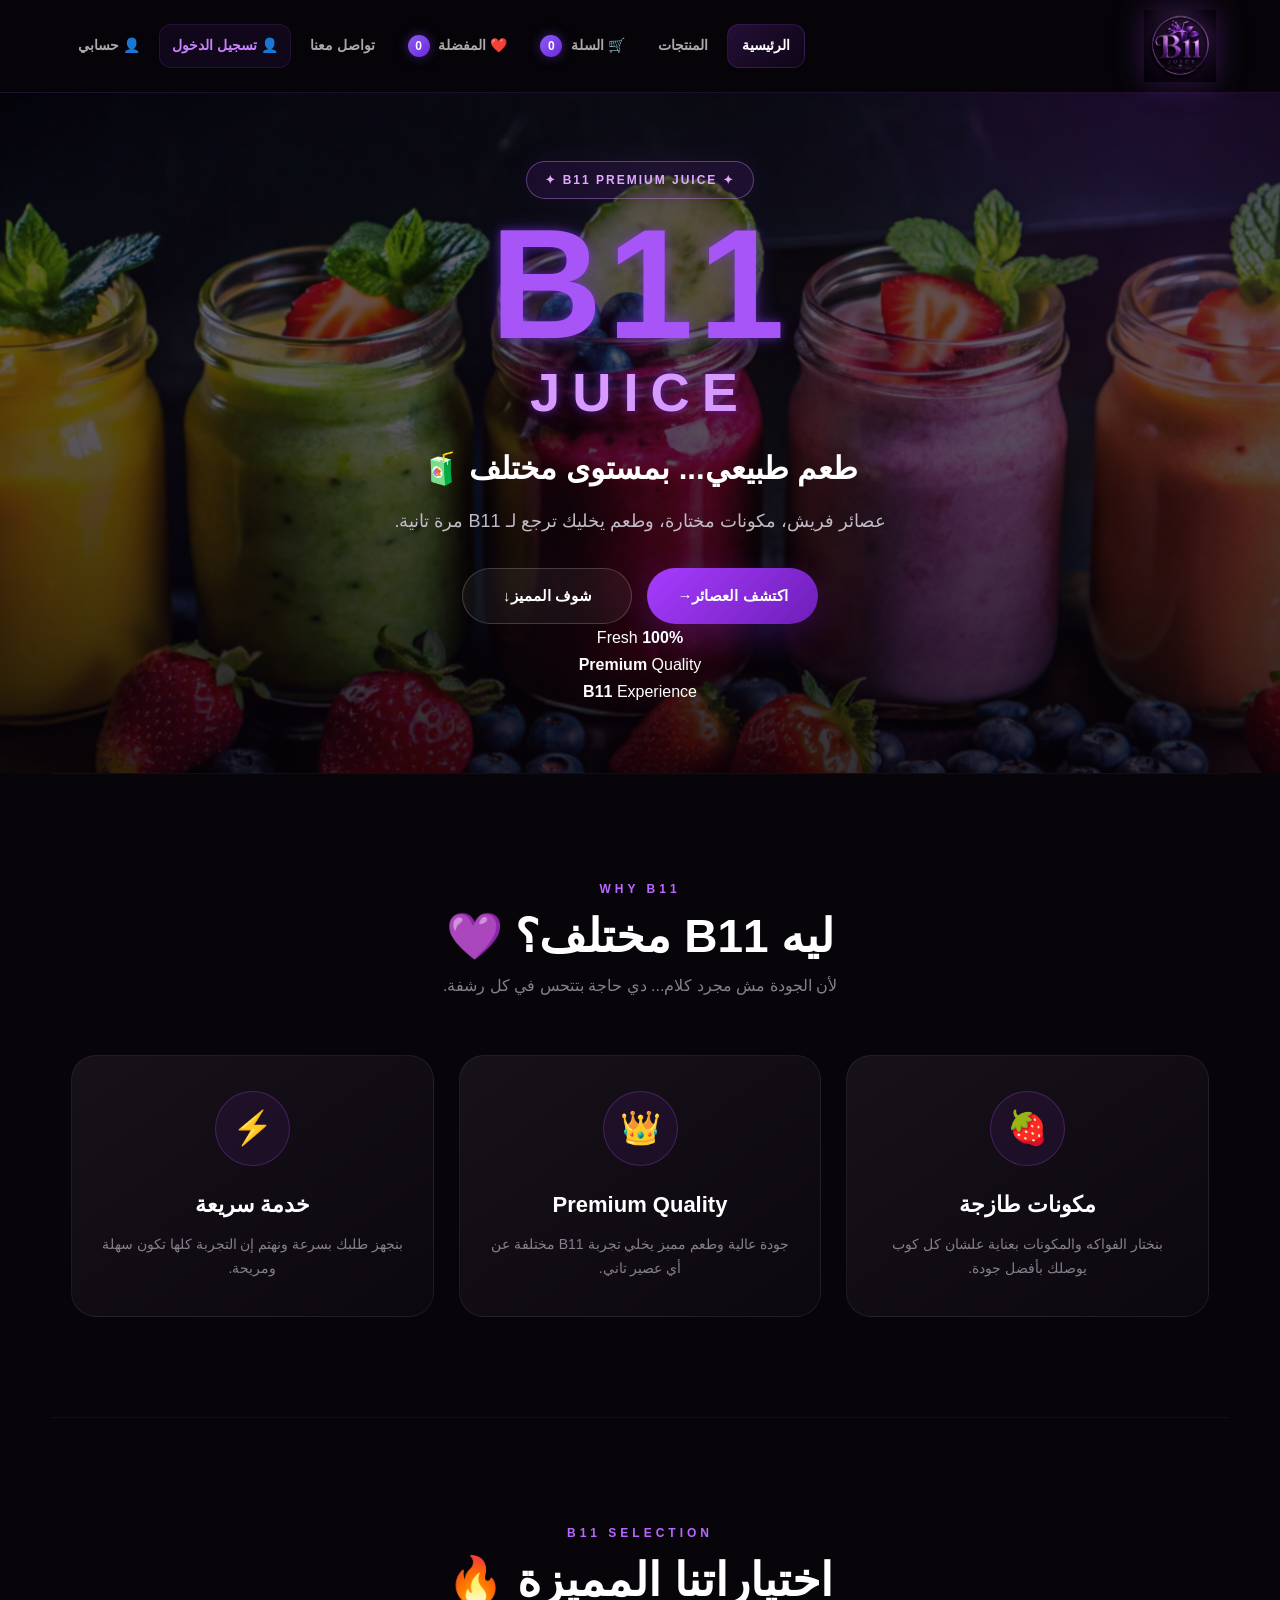
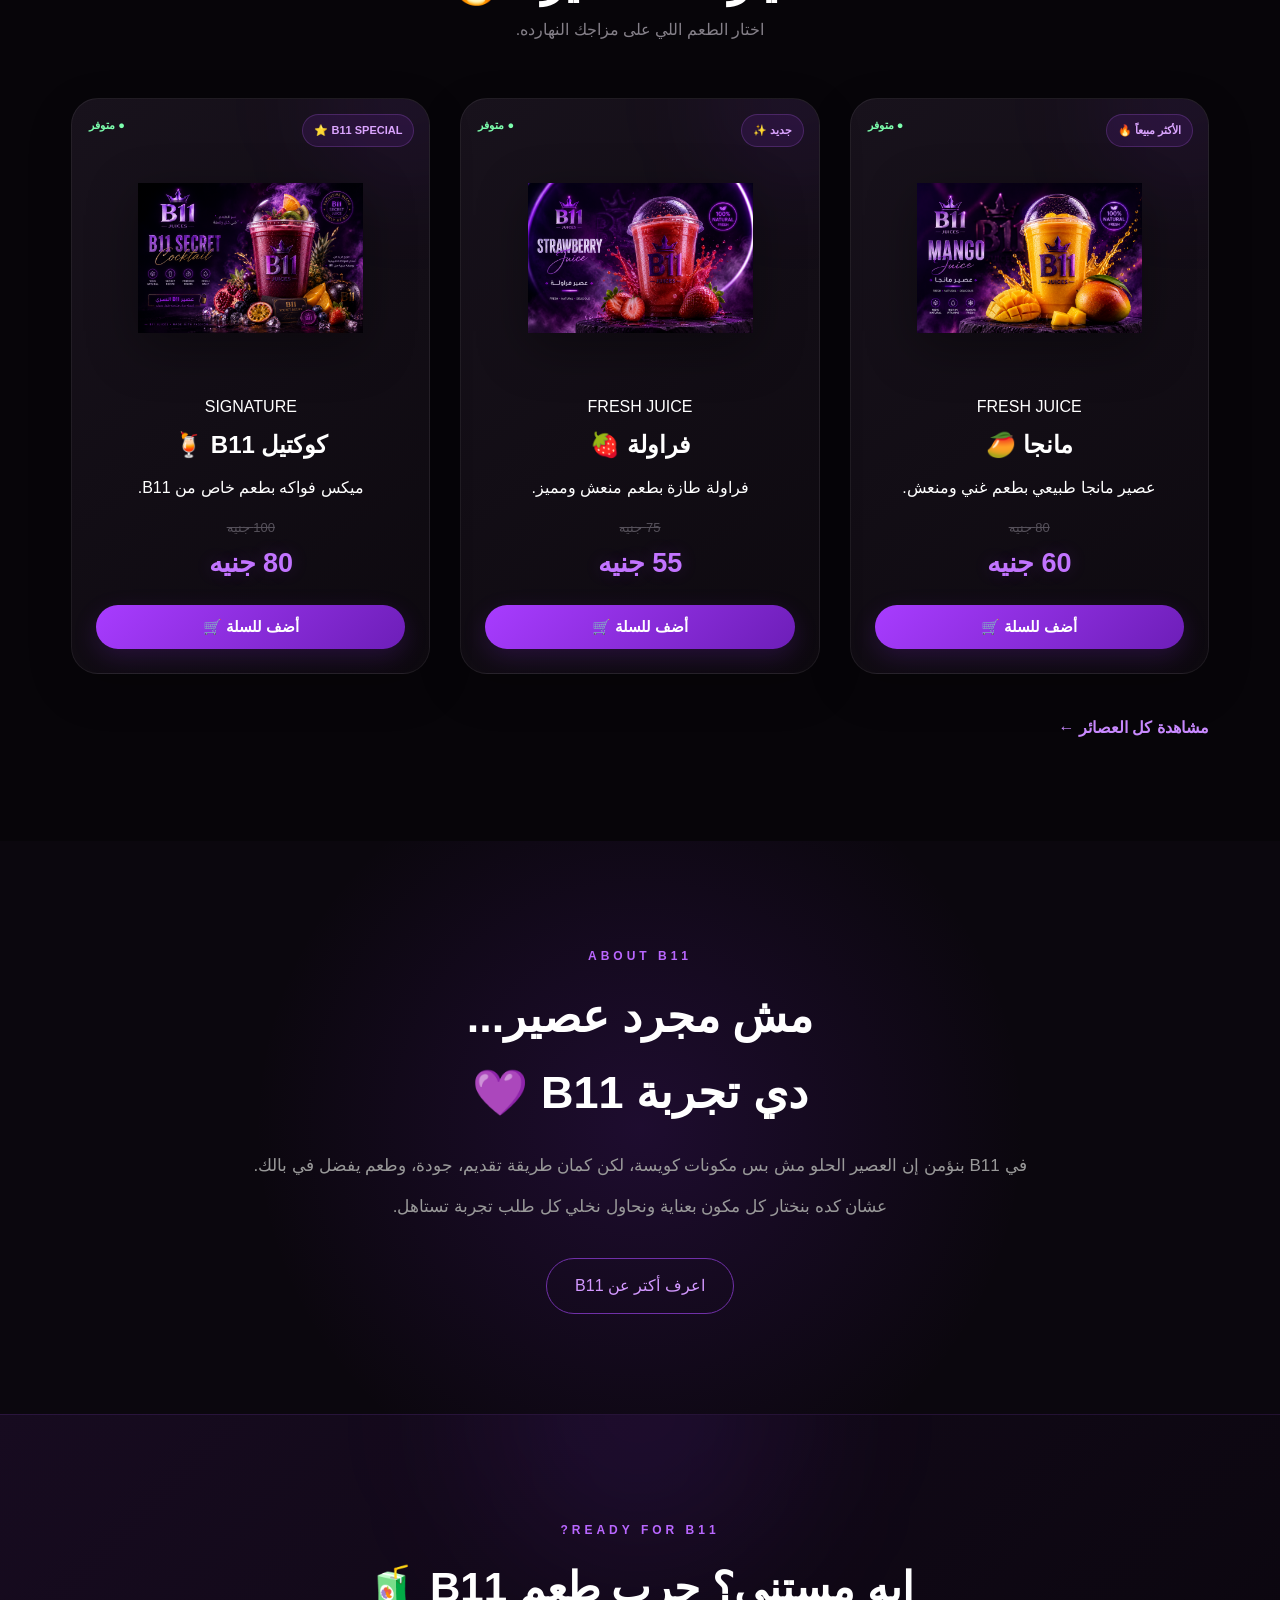
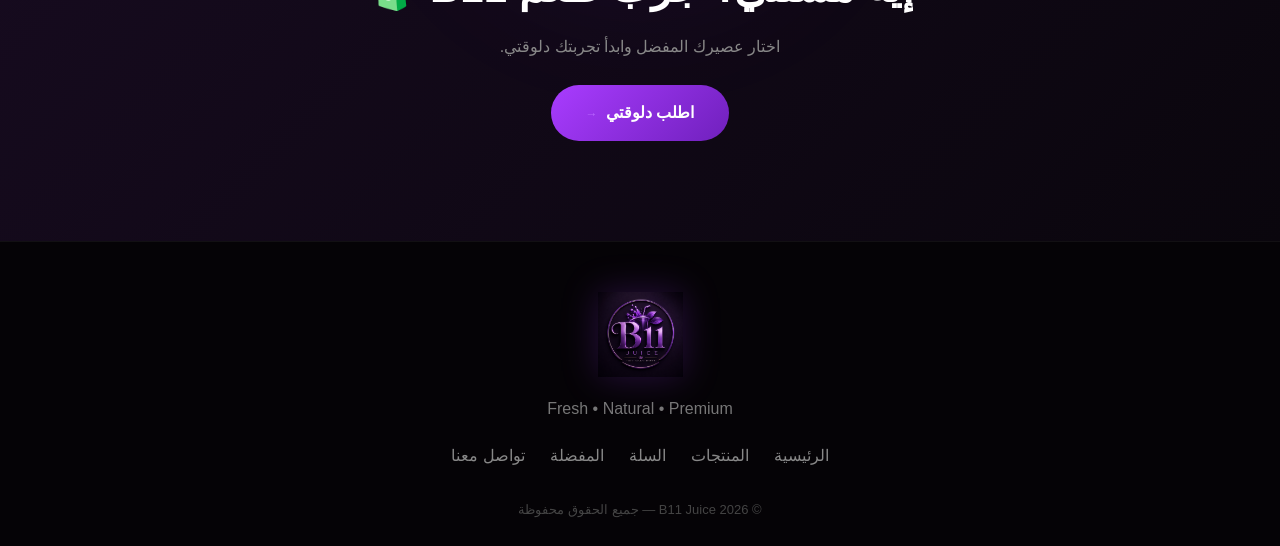
<file: index.html>
<!DOCTYPE html>
<html lang="ar" dir="rtl">

<head>
    <meta charset="UTF-8">

    <meta name="viewport" content="width=device-width, initial-scale=1.0">

    <meta
        name="description"
        content="B11 Juice - Fresh, Natural & Premium Juices"
    >

    <title>B11 Juice | Fresh • Natural • Premium</title>

    <link rel="stylesheet" href="style.css">
</head>

<body>

<!-- =====================================================
     HEADER
===================================================== -->

<header class="header">

    <a href="index.html" class="logo">

        <img
            src="b11-logo.png"
            alt="B11 Juice Logo"
        >

    </a>

    <nav class="nav">

        <a href="index.html" class="active">
            الرئيسية
        </a>

        <a href="products.html">
            المنتجات
        </a>

        <a href="cart.html">
            🛒 السلة
            <span id="cart-count">0</span>
        </a>

        <a href="favorites.html">
            ❤️ المفضلة
            <span id="favorite-count">0</span>
        </a>

        <a href="contact.html">
            تواصل معنا
        </a>

        <div id="user-area"></div>


    <a href="account.html">
        👤 حسابي
    </a>
    
    </nav>

</header>


<!-- =====================================================
     HERO / PREMIUM BANNER
===================================================== -->

<section class="hero">

    <div class="hero-overlay"></div>

    <div class="hero-glow hero-glow-one"></div>

    <div class="hero-glow hero-glow-two"></div>


    <div class="hero-content">

        <div class="hero-badge">
            ✦ B11 PREMIUM JUICE ✦
        </div>


        <h1>
            B11

            <span>
                JUICE
            </span>
        </h1>


        <h2>
            طعم طبيعي... بمستوى مختلف 🧃
        </h2>


        <p class="hero-description">
            عصائر فريش، مكونات مختارة، وطعم يخليك
            ترجع لـ B11 مرة تانية.
        </p>


        <div class="hero-buttons">

            <a
                href="products.html"
                class="hero-btn"
            >
                اكتشف العصائر
                <span>→</span>
            </a>


            <a
                href="#featured"
                class="hero-btn secondary"
            >
                شوف المميز
                <span>↓</span>
            </a>

        </div>


        <div class="hero-stats">

            <div>
                <strong>
                    100%
                </strong>

                <span>
                    Fresh
                </span>
            </div>


            <div>
                <strong>
                    Premium
                </strong>

                <span>
                    Quality
                </span>
            </div>


            <div>
                <strong>
                    B11
                </strong>

                <span>
                    Experience
                </span>
            </div>

        </div>

    </div>



</section>


<!-- =====================================================
     FEATURES
===================================================== -->

<section class="features">

    <div class="section-heading">

        <span>
            WHY B11
        </span>

        <h2>
            ليه B11 مختلف؟ 💜
        </h2>

        <p>
            لأن الجودة مش مجرد كلام... دي حاجة بتتحس في كل رشفة.
        </p>

    </div>


    <div class="features-grid">


        <div class="feature-card">

            <div class="feature-icon">
                🍓
            </div>

            <h3>
                مكونات طازجة
            </h3>

            <p>
                بنختار الفواكه والمكونات بعناية
                علشان كل كوب يوصلك بأفضل جودة.
            </p>

        </div>


        <div class="feature-card featured-feature">

            <div class="feature-icon">
                👑
            </div>

            <h3>
                Premium Quality
            </h3>

            <p>
                جودة عالية وطعم مميز يخلي تجربة
                B11 مختلفة عن أي عصير تاني.
            </p>

        </div>


        <div class="feature-card">

            <div class="feature-icon">
                ⚡
            </div>

            <h3>
                خدمة سريعة
            </h3>

            <p>
                بنجهز طلبك بسرعة ونهتم إن التجربة
                كلها تكون سهلة ومريحة.
            </p>

        </div>

    </div>

</section>


<!-- =====================================================
     FEATURED PRODUCTS
===================================================== -->

<section
    class="featured"
    id="featured"
>

    <div class="section-heading">

        <span>
            B11 SELECTION
        </span>

        <h2>
            اختياراتنا المميزة 🔥
        </h2>

        <p>
            اختار الطعم اللي على مزاجك النهارده.
        </p>

    </div>


    <div class="products-container">


        <!-- MANGO -->

        <article class="product">

            <div class="product-badge">
                الأكثر مبيعاً 🔥
            </div>

            <div class="product-stock">
                ● متوفر
            </div>


            <div class="product-image">

                <img
                    src="mango.png.png"
                    alt="عصير مانجا"
                >

            </div>


            <div class="product-content">

                <span class="product-category">
                    FRESH JUICE
                </span>

                <h3>
                    مانجا 🥭
                </h3>

                <p>
                    عصير مانجا طبيعي بطعم غني
                    ومنعش.
                </p>


                <div class="price">

                    <del>
                        80 جنيه
                    </del>

                    <strong>
                        60 جنيه
                    </strong>

                </div>


                <button
                    onclick="addToCart('مانجا')"
                >
                    أضف للسلة
                    <span>🛒</span>
                </button>

            </div>

        </article>


        <!-- STRAWBERRY -->

        <article class="product">

            <div class="product-badge">
                جديد ✨
            </div>

            <div class="product-stock">
                ● متوفر
            </div>


            <div class="product-image">

                <img
                    src="strawberry.png.png"
                    alt="عصير فراولة"
                >

            </div>


            <div class="product-content">

                <span class="product-category">
                    FRESH JUICE
                </span>

                <h3>
                    فراولة 🍓
                </h3>

                <p>
                    فراولة طازة بطعم منعش
                    ومميز.
                </p>


                <div class="price">

                    <del>
                        75 جنيه
                    </del>

                    <strong>
                        55 جنيه
                    </strong>

                </div>


                <button
                    onclick="addToCart('فراولة')"
                >
                    أضف للسلة
                    <span>🛒</span>
                </button>

            </div>

        </article>


        <!-- COCKTAIL -->

        <article class="product">

            <div class="product-badge">
                B11 SPECIAL ⭐
            </div>

            <div class="product-stock">
                ● متوفر
            </div>


            <div class="product-image">

                <img
                    src="cocktail.png.png"
                    alt="كوكتيل B11"
                >

            </div>


            <div class="product-content">

                <span class="product-category">
                    SIGNATURE
                </span>

                <h3>
                    كوكتيل B11 🍹
                </h3>

                <p>
                    ميكس فواكه بطعم خاص
                    من B11.
                </p>


                <div class="price">

                    <del>
                        100 جنيه
                    </del>

                    <strong>
                        80 جنيه
                    </strong>

                </div>


                <button
                    onclick="addToCart('كوكتيل B11')"
                >
                    أضف للسلة
                    <span>🛒</span>
                </button>

            </div>

        </article>

    </div>


    <a
        href="products.html"
        class="view-menu"
    >
        مشاهدة كل العصائر
        <span>←</span>
    </a>

</section>


<!-- =====================================================
     ABOUT
===================================================== -->

<section class="about">

    <div class="about-content">

        <span>
            ABOUT B11
        </span>


        <h2>
            مش مجرد عصير...
            <br>
            دي تجربة B11 💜
        </h2>


        <p>
            في B11 بنؤمن إن العصير الحلو مش بس
            مكونات كويسة، لكن كمان طريقة تقديم،
            جودة، وطعم يفضل في بالك.
        </p>


        <p>
            عشان كده بنختار كل مكون بعناية
            ونحاول نخلي كل طلب تجربة تستاهل.
        </p>


        <a
            href="contact.html"
            class="about-btn"
        >
            اعرف أكتر عن B11
        </a>

    </div>

</section>


<!-- =====================================================
     CTA
===================================================== -->

<section class="cta">

    <span>
        READY FOR B11?
    </span>


    <h2>
        إيه مستني؟ جرب طعم B11 🧃
    </h2>


    <p>
        اختار عصيرك المفضل وابدأ تجربتك دلوقتي.
    </p>


    <a href="products.html">
        اطلب دلوقتي
        <span>→</span>
    </a>

</section>


<!-- =====================================================
     FOOTER
===================================================== -->

<footer>

    <div class="footer-logo">

        <img
            src="b11-logo.png"
            alt="B11 Juice"
        >

    </div>


    <p>
        Fresh • Natural • Premium
    </p>


    <div class="footer-links">

        <a href="index.html">
            الرئيسية
        </a>

        <a href="products.html">
            المنتجات
        </a>

        <a href="cart.html">
            السلة
        </a>

        <a href="favorites.html">
            المفضلة
        </a>

        <a href="contact.html">
            تواصل معنا
        </a>

    </div>


    <div class="copyright">
        © 2026 B11 Juice — جميع الحقوق محفوظة
    </div>

</footer>


<script src="script.js"></script>

</body>
</html>
</file>
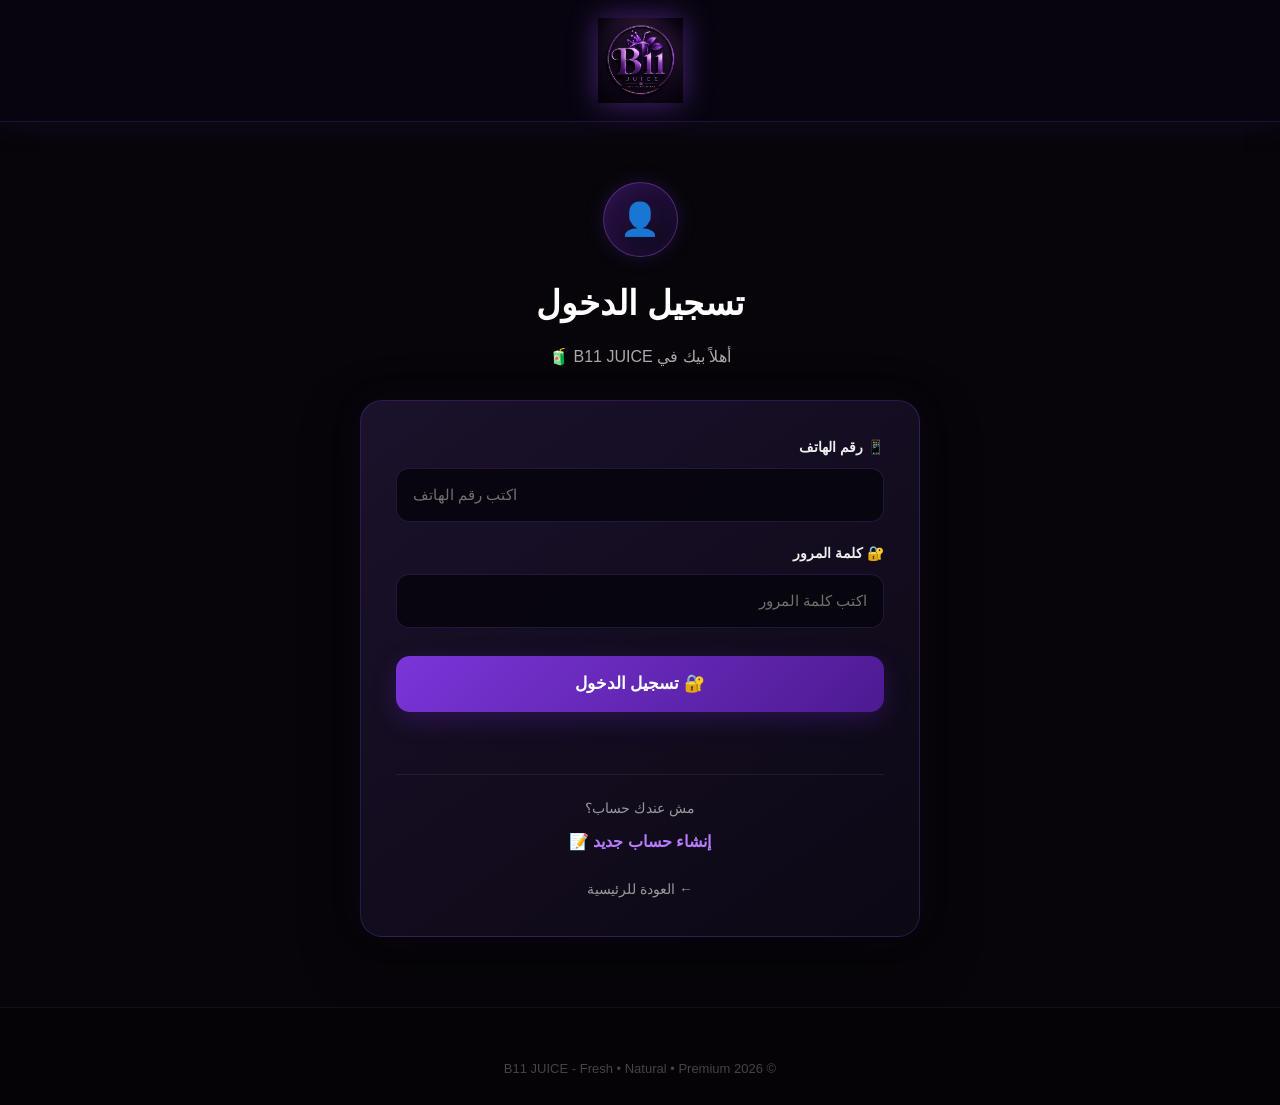
<file: account.html>
<!DOCTYPE html>
<html lang="ar" dir="rtl">

<head>

    <meta charset="UTF-8">

    <meta
        name="viewport"
        content="width=device-width, initial-scale=1.0"
    >

    <title>حسابي - B11 JUICE</title>

    <link rel="stylesheet" href="style.css">

</head>


<body>


<!-- =========================
     HEADER
========================= -->

<header class="header">

    <a href="index.html" class="logo">

        <img
            src="b11-logo.png"
            alt="B11 Juice"
        >

    </a>


    <nav class="nav">

        <a href="index.html">
            الرئيسية
        </a>


        <a href="products.html">
            المنتجات
        </a>


        <a href="cart.html">

            🛒 السلة

            <span id="cart-count">
                0
            </span>

        </a>


        <a href="favorites.html">

            ❤️ المفضلة

            <span id="favorite-count">
                0
            </span>

        </a>


        <a href="contact.html">
            تواصل معنا
        </a>


        <div id="user-area"></div>


        <a
            href="account.html"
            class="active"
        >
            👤 حسابي
        </a>

    </nav>

</header>



<!-- =========================
     ACCOUNT PAGE
========================= -->

<main class="account-page">


    <section class="account-title">

        <div class="account-icon">
            👤
        </div>

        <span class="hero-badge">
            B11 JUICE • MY ACCOUNT
        </span>

        <h1>
            حسابي
        </h1>

        <p>
            إدارة بياناتك ومتابعة طلباتك بسهولة 💜
        </p>

    </section>



    <!-- =========================
         USER INFORMATION
    ========================= -->

    <section class="account-info">

        <div class="account-section-icon">
            👤
        </div>

        <h2>
            بياناتي
        </h2>


        <div class="account-data">

            <div class="account-data-item">

                <span>
                    👤
                </span>

                <div>

                    <small>
                        الاسم
                    </small>

                    <strong id="account-name">
                        -
                    </strong>

                </div>

            </div>


            <div class="account-data-item">

                <span>
                    📱
                </span>

                <div>

                    <small>
                        رقم الهاتف
                    </small>

                    <strong id="account-phone">
                        -
                    </strong>

                </div>

            </div>

        </div>


        <button
            type="button"
            class="logout-btn"
            onclick="userLogout()"
        >

            🚪 تسجيل الخروج

        </button>

    </section>



    <!-- =========================
         ACCOUNT STATS
    ========================= -->

    <section class="account-stats">


        <div class="account-stat">

            <span>
                📦
            </span>

            <h3>
                عدد الطلبات
            </h3>

            <strong id="my-orders-count">
                0
            </strong>

        </div>


        <div class="account-stat">

            <span>
                💰
            </span>

            <h3>
                إجمالي المشتريات
            </h3>

            <strong id="my-total-sales">
                0 جنيه
            </strong>

        </div>


    </section>



    <!-- =========================
         MY ORDERS
    ========================= -->

    <section class="my-orders">

        <div class="orders-heading">

            <span>
                📦
            </span>

            <div>

                <h2>
                    طلباتي
                </h2>

                <p>
                    تابع كل طلباتك السابقة
                </p>

            </div>

        </div>


        <div id="my-orders-container">

            <p>
                جاري تحميل الطلبات...
            </p>

        </div>

    </section>


</main>



<!-- =========================
     FOOTER
========================= -->

<footer>

    <div class="footer-logo">

        <img
            src="b11-logo.png"
            alt="B11 Juice"
        >

    </div>


    <p>
        Fresh • Natural • Premium 🧃
    </p>


    <div class="footer-links">

        <a href="index.html">
            الرئيسية
        </a>

        <a href="products.html">
            المنتجات
        </a>

        <a href="cart.html">
            السلة
        </a>

        <a href="favorites.html">
            المفضلة
        </a>

        <a href="contact.html">
            تواصل معنا
        </a>

        <a href="account.html">
            حسابي
        </a>

    </div>


    <div class="copyright">

        © 2026 B11 JUICE - Fresh • Natural • Premium

    </div>

</footer>



<!-- =========================
     SCRIPTS
========================= -->

<script src="script.js"></script>

<script src="account.js"></script>

<script src="auth.js"></script>


<script>

    requireLogin();

</script>


</body>

</html>
</file>
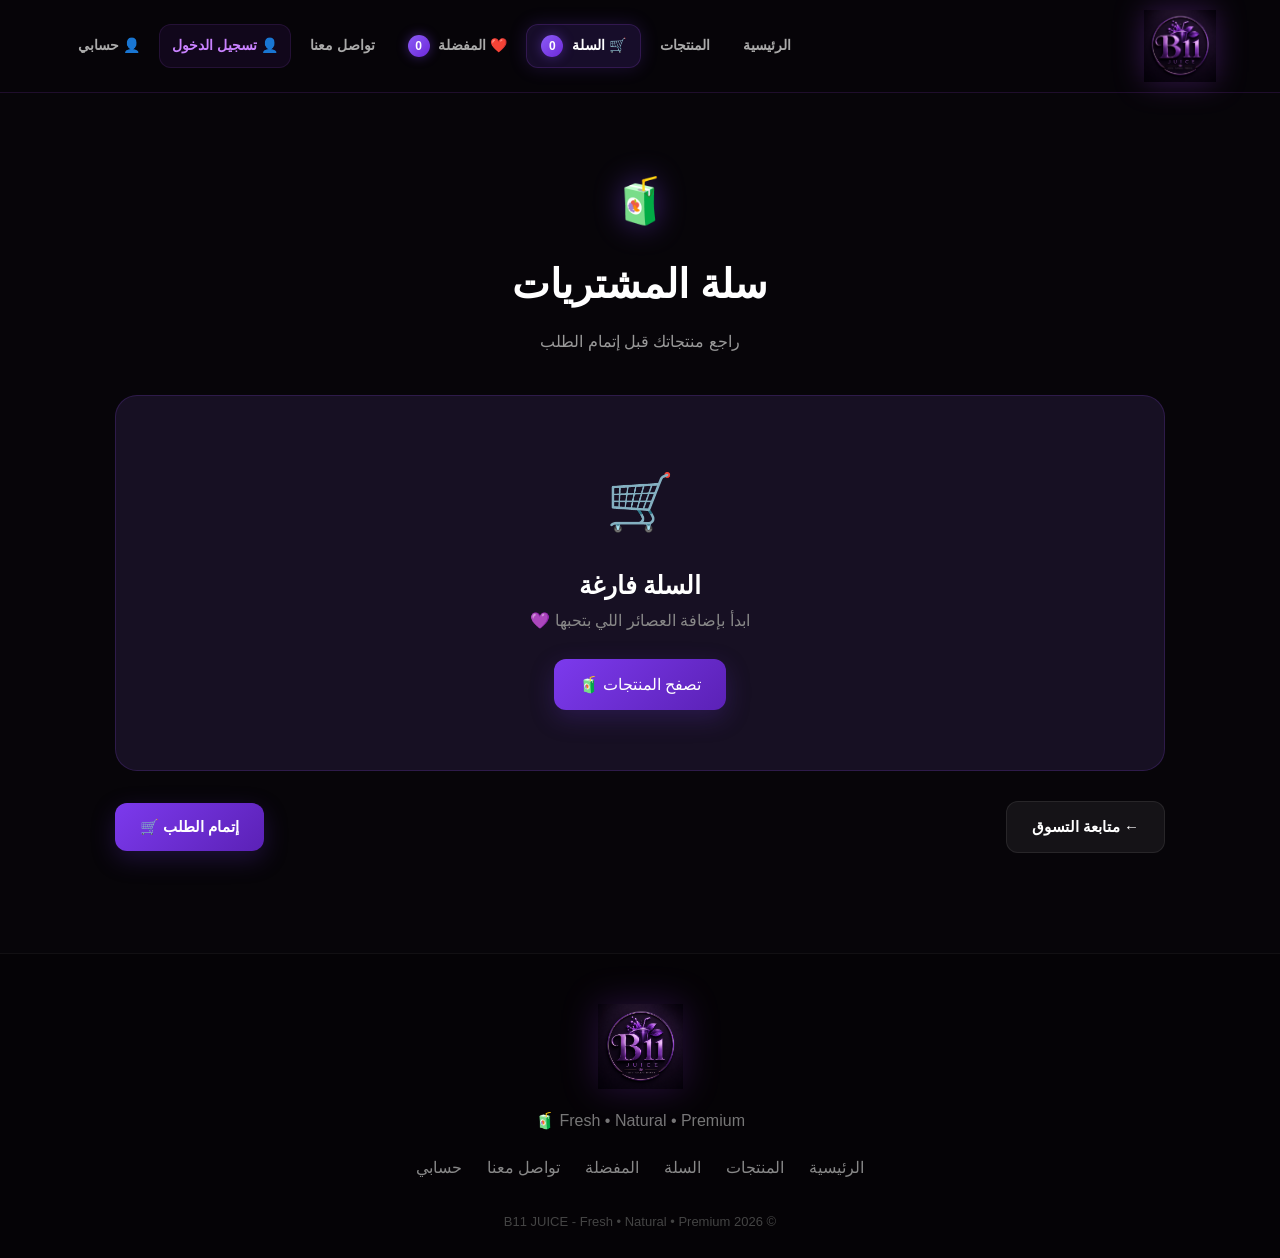
<file: cart.html>
<!DOCTYPE html>
<html lang="ar" dir="rtl">

<head>

    <meta charset="UTF-8">

    <meta
        name="viewport"
        content="width=device-width, initial-scale=1.0"
    >

    <title>سلة المشتريات - B11 JUICE</title>

    <link rel="stylesheet" href="style.css">

</head>


<body>


<!-- =====================================================
     HEADER
===================================================== -->

<header class="header">

    <!-- LOGO -->

    <a
        href="index.html"
        class="logo"
    >

        <img
            src="b11-logo.png"
            alt="B11 Juice"
        >

    </a>


    <!-- NAVIGATION -->

    <nav class="nav">

        <a href="index.html">
            الرئيسية
        </a>


        <a href="products.html">
            المنتجات
        </a>


        <a
            href="cart.html"
            class="active"
        >

            🛒 السلة

            <span id="cart-count">
                0
            </span>

        </a>


        <a href="favorites.html">

            ❤️ المفضلة

            <span id="favorite-count">
                0
            </span>

        </a>


        <a href="contact.html">
            تواصل معنا
        </a>


        <div id="user-area"></div>


        <a href="account.html">
            👤 حسابي
        </a>

    </nav>

</header>



<!-- =====================================================
     CART PAGE
===================================================== -->

<main class="cart-page">


    <!-- CART TITLE -->

    <div class="cart-title">

        <span class="cart-icon">
            🧃
        </span>


        <h1>
            سلة المشتريات
        </h1>


        <p>
            راجع منتجاتك قبل إتمام الطلب
        </p>

    </div>



    <!-- =================================================
         CART ITEMS
    ================================================= -->

    <div class="cart-wrapper">

        <div id="cart-items">

            <!--
                JavaScript
                هيعرض المنتجات هنا
            -->

        </div>

    </div>



    <!-- =================================================
         CART ACTIONS
    ================================================= -->

    <div class="cart-actions">


        <!-- CONTINUE SHOPPING -->

        <a
            href="products.html"
            class="continue-shopping"
        >

            ← متابعة التسوق

        </a>



        <!-- CHECKOUT -->

        <a
            href="checkout.html"
            class="checkout-link"
        >

            <button
                type="button"
                class="checkout"
            >

                إتمام الطلب 🛒

            </button>

        </a>


    </div>

</main>



<!-- =====================================================
     FOOTER
===================================================== -->

<footer>


    <!-- FOOTER LOGO -->

    <div class="footer-logo">

        <img
            src="b11-logo.png"
            alt="B11 Juice"
        >

    </div>



    <!-- FOOTER DESCRIPTION -->

    <p>
        Fresh • Natural • Premium 🧃
    </p>



    <!-- FOOTER LINKS -->

    <div class="footer-links">

        <a href="index.html">
            الرئيسية
        </a>


        <a href="products.html">
            المنتجات
        </a>


        <a href="cart.html">
            السلة
        </a>


        <a href="favorites.html">
            المفضلة
        </a>


        <a href="contact.html">
            تواصل معنا
        </a>


        <a href="account.html">
            حسابي
        </a>

    </div>



    <!-- COPYRIGHT -->

    <div class="copyright">

        © 2026 B11 JUICE
        - Fresh • Natural • Premium

    </div>

</footer>



<!-- =====================================================
     SCRIPT
===================================================== -->

<script src="script.js"></script>


</body>

</html>
</file>
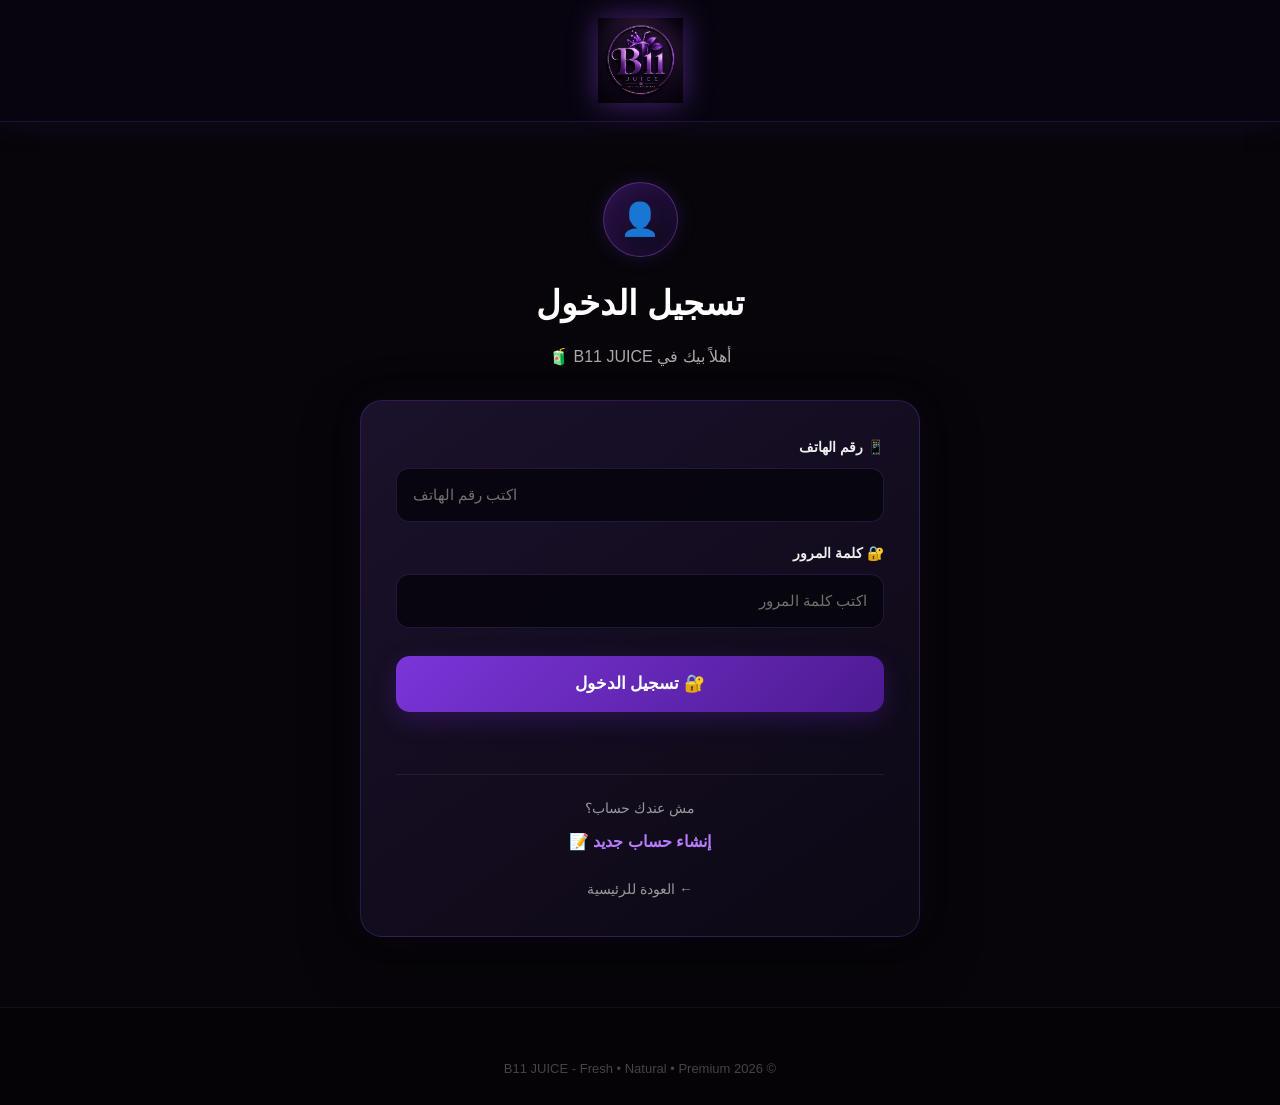
<file: checkout.html>
<!DOCTYPE html>
<html lang="ar" dir="rtl">

<head>
    <meta charset="UTF-8">
    <meta name="viewport" content="width=device-width, initial-scale=1.0">

    <title>إتمام الطلب - B11 JUICE</title>

    <link rel="stylesheet" href="style.css">
</head>

<body>

    <!-- =====================================================
         HEADER
    ===================================================== -->

    <header class="header">

        <a href="index.html" class="logo">
            <img src="b11-logo.png" alt="B11 JUICE">
        </a>

        <nav class="nav">

            <a href="index.html">
                الرئيسية
            </a>

            <a href="products.html">
                المنتجات
            </a>

            <a href="cart.html">
                🛒 السلة
                <span id="cart-count">0</span>
            </a>

            <a href="favorites.html">
                ❤️ المفضلة
                <span id="favorite-count">0</span>
            </a>

            <a href="contact.html">
                تواصل معنا
            </a>

            <div id="user-area"></div>

            <a href="account.html">
                👤 حسابي
            </a>

        </nav>

    </header>


    <!-- =====================================================
         CHECKOUT
    ===================================================== -->

    <main class="checkout-page">

        <div class="checkout-title">

            <div class="checkout-icon">
                🧃
            </div>

            <h1>
                إتمام الطلب
            </h1>

            <p>
                أدخل بيانات التوصيل وكمل طلبك بسهولة
            </p>

        </div>


        <!-- =================================================
             CHECKOUT BOX
        ================================================= -->

        <div class="checkout-box">

            <!-- NAME -->

            <div class="input-group">

                <label for="customer-name">
                    👤 الاسم
                </label>

                <input
                    type="text"
                    id="customer-name"
                    placeholder="الاسم"
                    readonly
                >

            </div>


            <!-- PHONE -->

            <div class="input-group">

                <label for="customer-phone">
                    📱 رقم الهاتف
                </label>

                <input
                    type="tel"
                    id="customer-phone"
                    placeholder="رقم الهاتف"
                    readonly
                >

            </div>


            <!-- ADDRESS -->

            <div class="input-group">

                <label for="customer-address">
                    📍 عنوان التوصيل
                </label>

                <input
                    type="text"
                    id="customer-address"
                    placeholder="اكتب عنوان التوصيل بالتفصيل"
                    autocomplete="street-address"
                >

            </div>


            <!-- NOTE -->

            <div class="input-group">

                <label for="customer-note">
                    📝 ملاحظات على الطلب
                </label>

                <textarea
                    id="customer-note"
                    placeholder="أي ملاحظات إضافية على الطلب..."
                    rows="4"
                ></textarea>

            </div>


            <!-- INFO -->

            <div class="checkout-info">

                <div>
                    🔒 بياناتك محفوظة
                </div>

                <div>
                    📱 الطلب يتم إرساله عبر واتساب
                </div>

            </div>


            <!-- SUBMIT -->

            <button
                type="button"
                class="checkout-submit"
                onclick="sendOrder()"
            >
                تأكيد الطلب عبر واتساب 📱
            </button>


            <!-- BACK -->

            <a
                href="cart.html"
                class="back-to-cart"
            >
                ← الرجوع للسلة
            </a>

        </div>

    </main>


    <!-- =====================================================
         FOOTER
    ===================================================== -->

    <footer>

        <div class="footer-logo">

            <img
                src="b11-logo.png"
                alt="B11 JUICE"
            >

        </div>

        <p>
            Fresh • Natural • Premium 🧃
        </p>


        <div class="footer-links">

            <a href="index.html">
                الرئيسية
            </a>

            <a href="products.html">
                المنتجات
            </a>

            <a href="cart.html">
                السلة
            </a>

            <a href="favorites.html">
                المفضلة
            </a>

            <a href="contact.html">
                تواصل معنا
            </a>

            <a href="account.html">
                حسابي
            </a>

        </div>


        <div class="copyright">
            © 2026 B11 JUICE - Fresh • Natural • Premium
        </div>

    </footer>


    <!-- =====================================================
         SCRIPTS
    ===================================================== -->

    <script src="script.js"></script>
    <script src="account.js"></script>
    <script src="auth.js"></script>

    <script>

        if (typeof requireLogin === "function") {

            if (requireLogin()) {

                if (typeof fillCheckoutUser === "function") {
                    fillCheckoutUser();
                }

            }

        }

    </script>

</body>

</html>
</file>
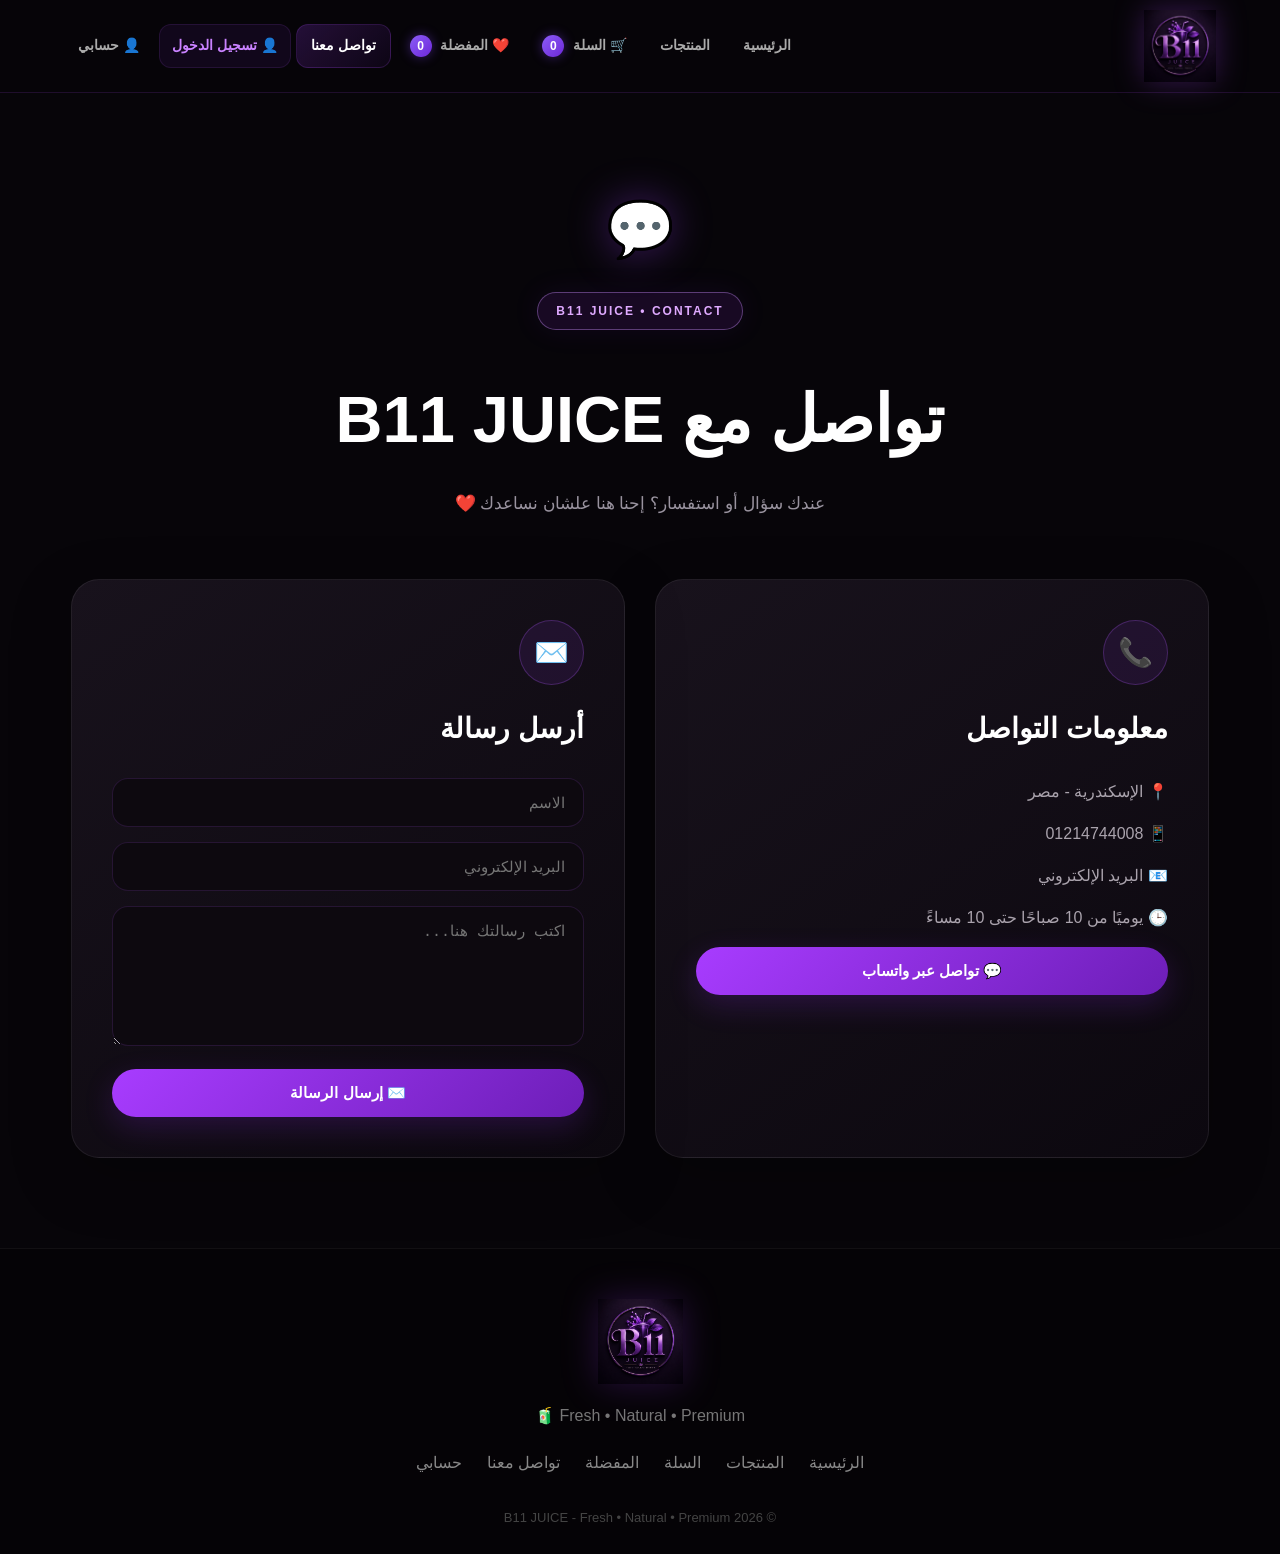
<file: contact.html>
<!DOCTYPE html>
<html lang="ar" dir="rtl">

<head>

    <meta charset="UTF-8">

    <meta
        name="viewport"
        content="width=device-width, initial-scale=1.0"
    >

    <title>تواصل معنا - B11 JUICE</title>

    <link rel="stylesheet" href="style.css">

</head>


<body>


<!-- =====================================================
     HEADER
===================================================== -->

<header class="header">


    <!-- LOGO -->

    <a
        href="index.html"
        class="logo"
    >

        <img
            src="b11-logo.png"
            alt="B11 Juice"
        >

    </a>



    <!-- NAVIGATION -->

    <nav class="nav">

        <a href="index.html">
            الرئيسية
        </a>


        <a href="products.html">
            المنتجات
        </a>


        <a href="cart.html">

            🛒 السلة

            <span id="cart-count">
                0
            </span>

        </a>


        <a href="favorites.html">

            ❤️ المفضلة

            <span id="favorite-count">
                0
            </span>

        </a>


        <a
            href="contact.html"
            class="active"
        >
            تواصل معنا
        </a>


        <div id="user-area"></div>


        <a href="account.html">
            👤 حسابي
        </a>

    </nav>

</header>



<!-- =====================================================
     CONTACT PAGE
===================================================== -->

<main class="contact-page">


    <!-- CONTACT HERO -->

    <div class="contact-hero">

        <span class="contact-icon">
            💬
        </span>


        <span class="hero-badge">
            B11 JUICE • CONTACT
        </span>


        <h1>
            تواصل مع B11 JUICE
        </h1>


        <p>
            عندك سؤال أو استفسار؟
            إحنا هنا علشان نساعدك ❤️
        </p>

    </div>



    <!-- =================================================
         CONTACT CONTAINER
    ================================================= -->

    <div class="contact-container">


        <!-- =================================================
             CONTACT INFORMATION
        ================================================= -->

        <div class="contact-info">

            <div class="contact-card-icon">
                📞
            </div>


            <h2>
                معلومات التواصل
            </h2>


            <p>
                📍 الإسكندرية - مصر
            </p>


            <p>
                📱 01214744008
            </p>


            <p>
                📧 البريد الإلكتروني
            </p>


            <p>
                🕒 يوميًا من 10 صباحًا حتى 10 مساءً
            </p>



            <!-- WHATSAPP -->

            <a
                href="https://wa.me/201214744008"
                target="_blank"
                rel="noopener noreferrer"
            >

                <button
                    class="contact-btn"
                    type="button"
                >

                    💬 تواصل عبر واتساب

                </button>

            </a>

        </div>



        <!-- =================================================
             CONTACT FORM
        ================================================= -->

        <div class="contact-form">


            <div class="contact-card-icon">
                ✉️
            </div>


            <h2>
                أرسل رسالة
            </h2>



            <input
                type="text"
                id="contact-name"
                placeholder="الاسم"
                autocomplete="name"
            >



            <input
                type="email"
                id="contact-email"
                placeholder="البريد الإلكتروني"
                autocomplete="email"
            >



            <textarea
                id="contact-message"
                placeholder="اكتب رسالتك هنا..."
                rows="6"
            ></textarea>



            <button
                class="contact-btn"
                type="button"
                onclick="sendContactMessage()"
            >

                ✉️ إرسال الرسالة

            </button>

        </div>

    </div>

</main>


<!-- =====================================================
     FOOTER
===================================================== -->

<footer>


    <!-- FOOTER LOGO -->

    <div class="footer-logo">

        <img
            src="b11-logo.png"
            alt="B11 Juice"
        >

    </div>



    <p>
        Fresh • Natural • Premium 🧃
    </p>



    <!-- FOOTER LINKS -->

    <div class="footer-links">

        <a href="index.html">
            الرئيسية
        </a>


        <a href="products.html">
            المنتجات
        </a>


        <a href="cart.html">
            السلة
        </a>


        <a href="favorites.html">
            المفضلة
        </a>


        <a href="contact.html">
            تواصل معنا
        </a>


        <a href="account.html">
            حسابي
        </a>

    </div>



    <!-- COPYRIGHT -->

    <div class="copyright">

        © 2026 B11 JUICE
        - Fresh • Natural • Premium

    </div>

</footer>

<!-- =====================================================
     SCRIPT
===================================================== -->

<script src="script.js"></script>


<script>

    function sendContactMessage() {

        const name =
            document.getElementById("contact-name").value.trim();

        const email =
            document.getElementById("contact-email").value.trim();

        const message =
            document.getElementById("contact-message").value.trim();


        if (!name || !message) {

            alert(
                "⚠️ من فضلك اكتب الاسم والرسالة"
            );

            return;

        }


        let whatsappMessage =
            "أهلاً B11 JUICE 🧃%0A%0A";


        whatsappMessage +=
            "الاسم: " +
            encodeURIComponent(name) +
            "%0A";


        if (email) {

            whatsappMessage +=
                "البريد الإلكتروني: " +
                encodeURIComponent(email) +
                "%0A";

        }


        whatsappMessage +=
            "الرسالة:%0A" +
            encodeURIComponent(message);


        window.open(
            "https://wa.me/201214744008?text=" +
            whatsappMessage,
            "_blank"
        );

    }

</script>


</body>

</html>
</file>
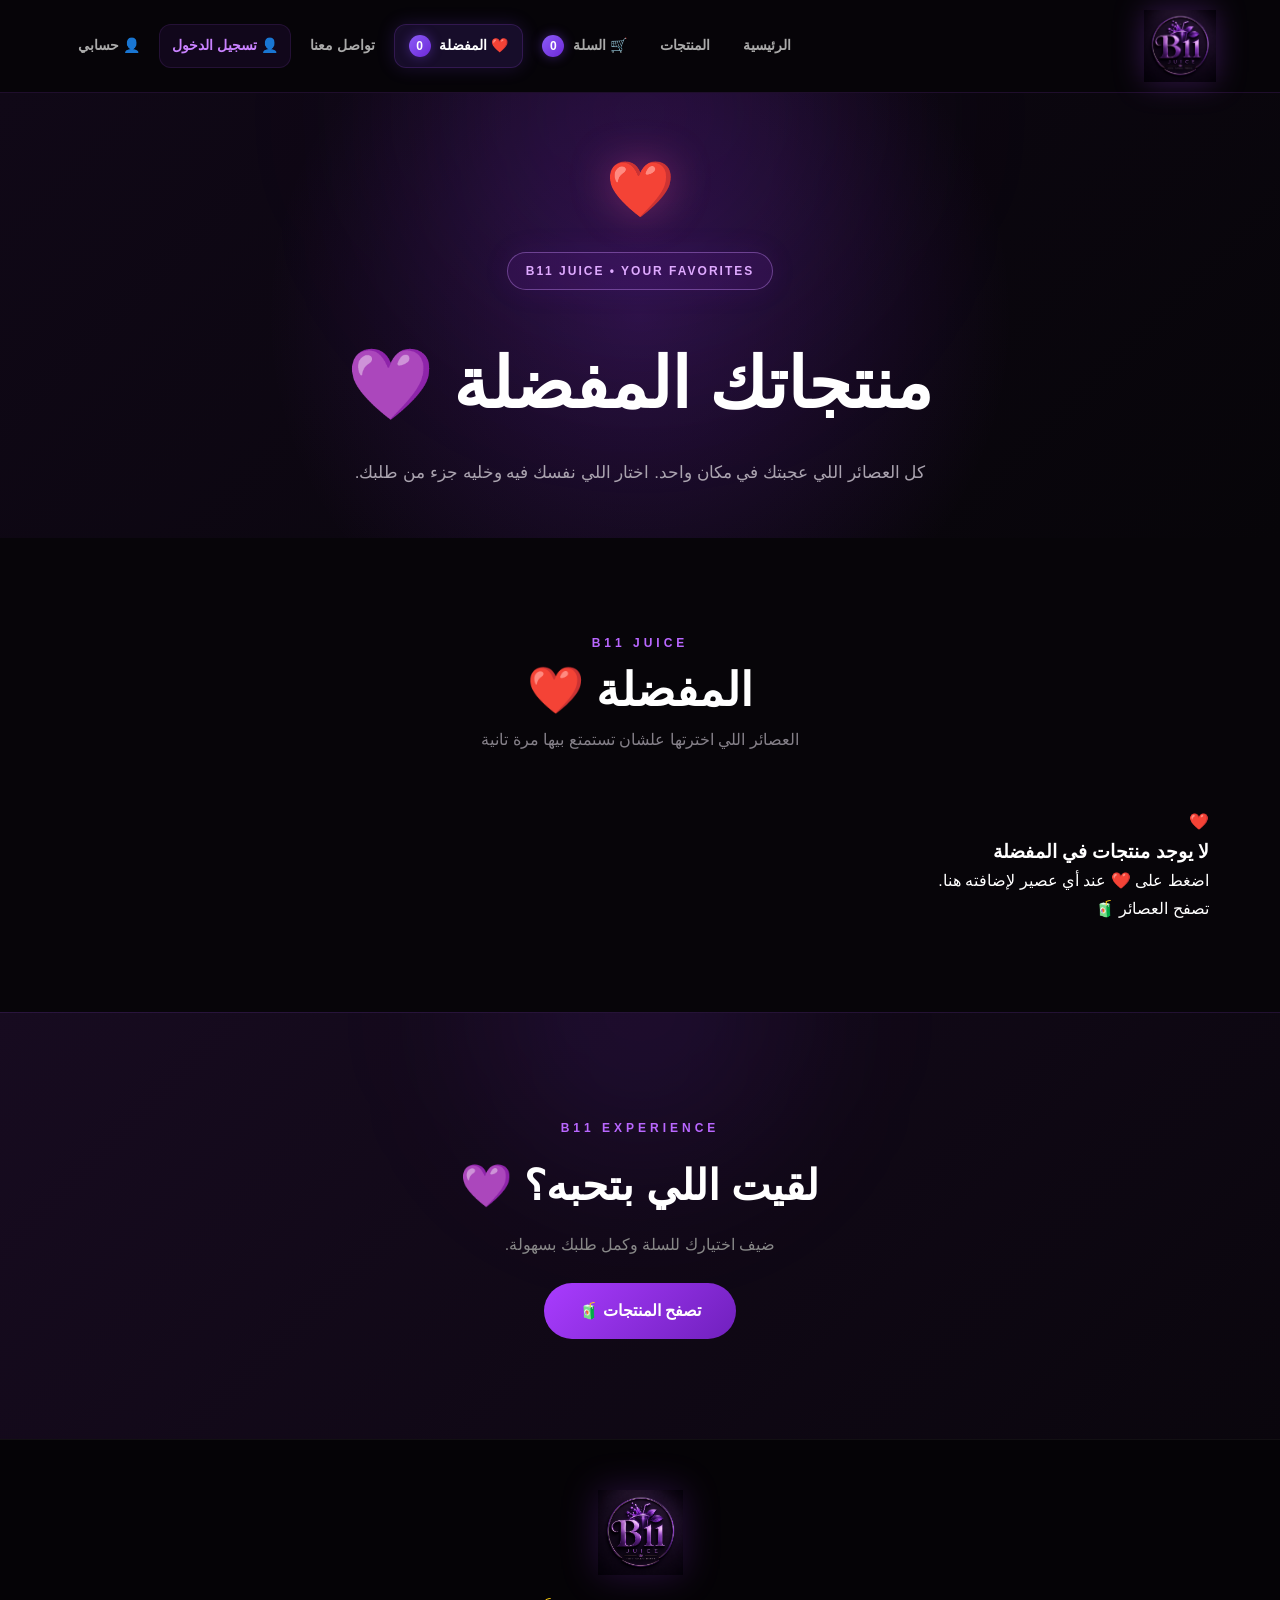
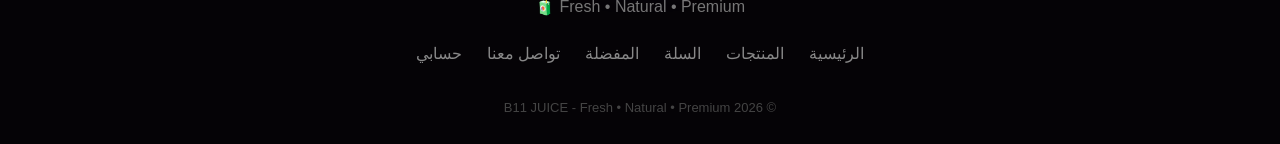
<file: favorites.html>
<!DOCTYPE html>
<html lang="ar" dir="rtl">

<head>

    <meta charset="UTF-8">

    <meta
        name="viewport"
        content="width=device-width, initial-scale=1.0"
    >

    <title>المفضلة - B11 JUICE</title>

    <link rel="stylesheet" href="style.css">

</head>


<body>


<!-- =====================================================
     HEADER
===================================================== -->

<header class="header">


    <!-- LOGO -->

    <a
        href="index.html"
        class="logo"
    >

        <img
            src="b11-logo.png"
            alt="B11 Juice"
        >

    </a>



    <!-- NAVIGATION -->

    <nav class="nav">

        <a href="index.html">
            الرئيسية
        </a>


        <a href="products.html">
            المنتجات
        </a>


        <a href="cart.html">

            🛒 السلة

            <span id="cart-count">
                0
            </span>

        </a>


        <a
            href="favorites.html"
            class="active"
        >

            ❤️ المفضلة

            <span id="favorite-count">
                0
            </span>

        </a>


        <a href="contact.html">
            تواصل معنا
        </a>


        <div id="user-area"></div>


        <a href="account.html">
            👤 حسابي
        </a>

    </nav>

</header>



<!-- =====================================================
     FAVORITES HERO
===================================================== -->

<section class="favorites-hero">

    <div class="favorites-hero-content">


        <div class="favorites-icon">
            ❤️
        </div>


        <span class="hero-badge">
            B11 JUICE • YOUR FAVORITES
        </span>


        <h1>
            منتجاتك المفضلة 💜
        </h1>


        <p>
            كل العصائر اللي عجبتك في مكان واحد.
            اختار اللي نفسك فيه وخليه جزء من طلبك.
        </p>

    </div>

</section>



<!-- =====================================================
     FAVORITES PRODUCTS
===================================================== -->

<main class="favorites-page">


    <!-- SECTION HEADING -->

    <div class="section-heading">

        <span>
            B11 JUICE
        </span>


        <h2>
            المفضلة ❤️
        </h2>


        <p>
            العصائر اللي اخترتها علشان تستمتع بيها مرة تانية
        </p>

    </div>



    <!-- PRODUCTS -->

    <div
        class="products-container favorites-container"
        id="favorites-container"
    >

        <!--
            المنتجات يتم تحميلها
            بواسطة script.js
        -->

    </div>

</main>



<!-- =====================================================
     CTA
===================================================== -->

<section class="cta">

    <span>
        B11 EXPERIENCE
    </span>


    <h2>
        لقيت اللي بتحبه؟ 💜
    </h2>


    <p>
        ضيف اختيارك للسلة وكمل طلبك بسهولة.
    </p>


    <a href="products.html">
        تصفح المنتجات 🧃
    </a>

</section>



<!-- =====================================================
     FOOTER
===================================================== -->

<footer>


    <!-- FOOTER LOGO -->

    <div class="footer-logo">

        <img
            src="b11-logo.png"
            alt="B11 Juice"
        >

    </div>



    <p>
        Fresh • Natural • Premium 🧃
    </p>



    <!-- FOOTER LINKS -->

    <div class="footer-links">

        <a href="index.html">
            الرئيسية
        </a>


        <a href="products.html">
            المنتجات
        </a>


        <a href="cart.html">
            السلة
        </a>


        <a href="favorites.html">
            المفضلة
        </a>


        <a href="contact.html">
            تواصل معنا
        </a>


        <a href="account.html">
            حسابي
        </a>

    </div>



    <!-- COPYRIGHT -->

    <div class="copyright">

        © 2026 B11 JUICE
        - Fresh • Natural • Premium

    </div>

</footer>



<!-- =====================================================
     SCRIPT
===================================================== -->

<script src="script.js"></script>


</body>

</html>
</file>
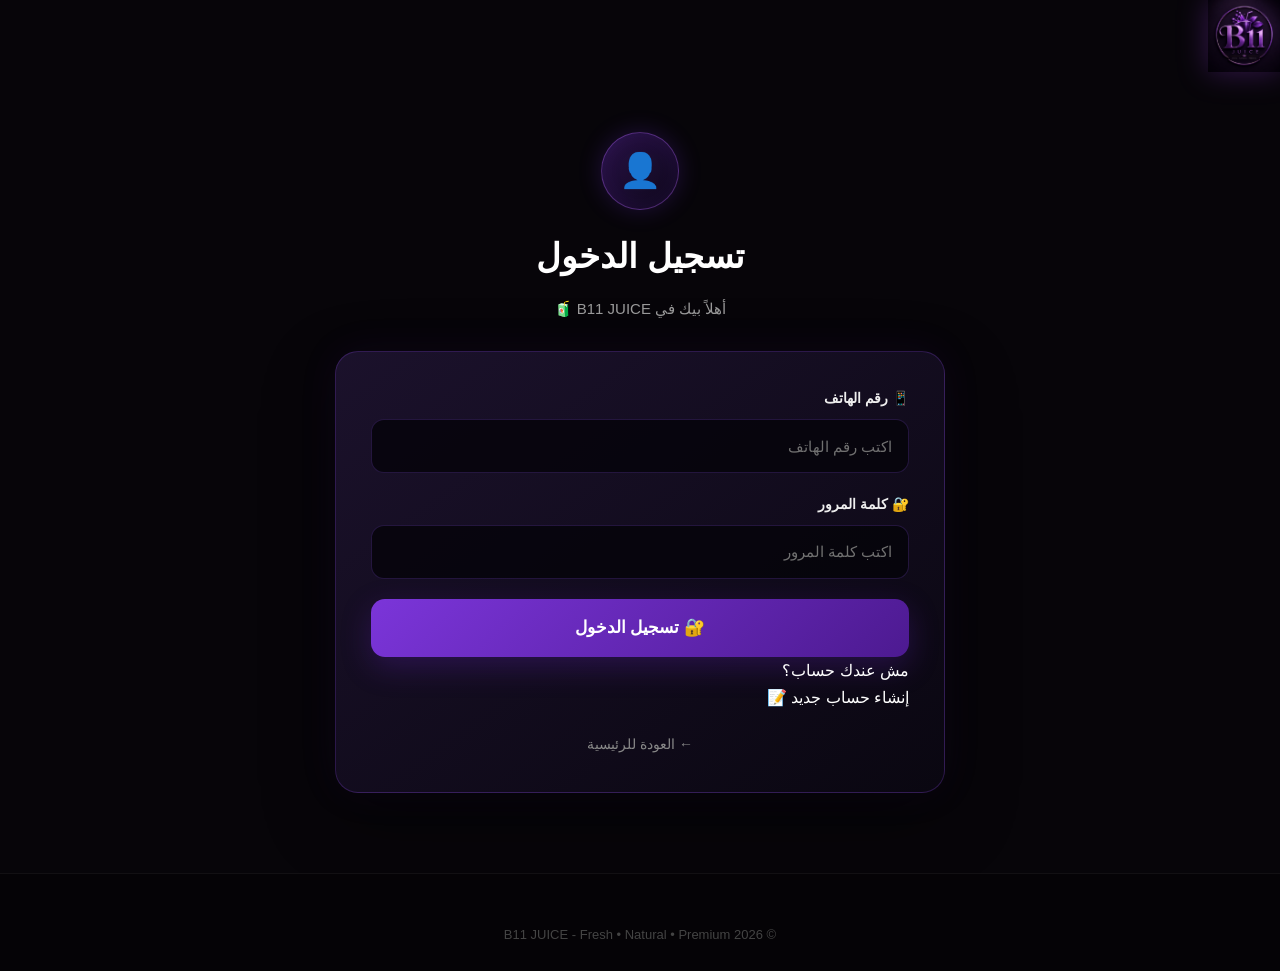
<file: login.html>
<!DOCTYPE html>
<html lang="ar" dir="rtl">

<head>

    <meta charset="UTF-8">

    <meta
        name="viewport"
        content="width=device-width, initial-scale=1.0"
    >

    <title>تسجيل الدخول - B11 JUICE</title>

    <link rel="stylesheet" href="style.css">

</head>


<body>


<!-- =========================
     HEADER
========================= -->

<header>

    <a
        href="index.html"
        class="logo"
    >

        <img
            src="b11-logo.png"
            alt="B11 JUICE"
        >

    </a>

</header>



<!-- =========================
     LOGIN
========================= -->

<main class="checkout-page">


    <div class="checkout-title">

        <div class="checkout-icon">
            👤
        </div>


        <h1>
            تسجيل الدخول
        </h1>


        <p>
            أهلاً بيك في B11 JUICE 🧃
        </p>

    </div>



    <div class="checkout-box">


        <!-- PHONE -->

        <div class="input-group">

            <label for="user-phone">
                📱 رقم الهاتف
            </label>

            <input
                type="text"
                id="user-phone"
                placeholder="اكتب رقم الهاتف"
                autocomplete="tel"
            >

        </div>



        <!-- PASSWORD -->

        <div class="input-group">

            <label for="user-password">
                🔐 كلمة المرور
            </label>

            <input
                type="password"
                id="user-password"
                placeholder="اكتب كلمة المرور"
                autocomplete="current-password"
            >

        </div>



        <!-- LOGIN BUTTON -->

        <button
            class="checkout-submit"
            type="button"
            onclick="userLogin()"
        >

            🔐 تسجيل الدخول

        </button>



        <!-- ERROR -->

        <p
            id="user-login-error"
            class="login-error"
        ></p>



        <!-- REGISTER -->

        <div class="login-register">

            <p>
                مش عندك حساب؟
            </p>


            <a href="register.html">

                إنشاء حساب جديد 📝

            </a>

        </div>



        <!-- BACK -->

        <a
            href="index.html"
            class="back-to-cart"
        >

            ← العودة للرئيسية

        </a>

    </div>

</main>



<!-- =========================
     FOOTER
========================= -->

<footer>

    <div class="copyright">

        © 2026 B11 JUICE
        - Fresh • Natural • Premium

    </div>

</footer>



<!-- =========================
     SCRIPT
========================= -->

<script src="script.js"></script>


</body>

</html>
</file>
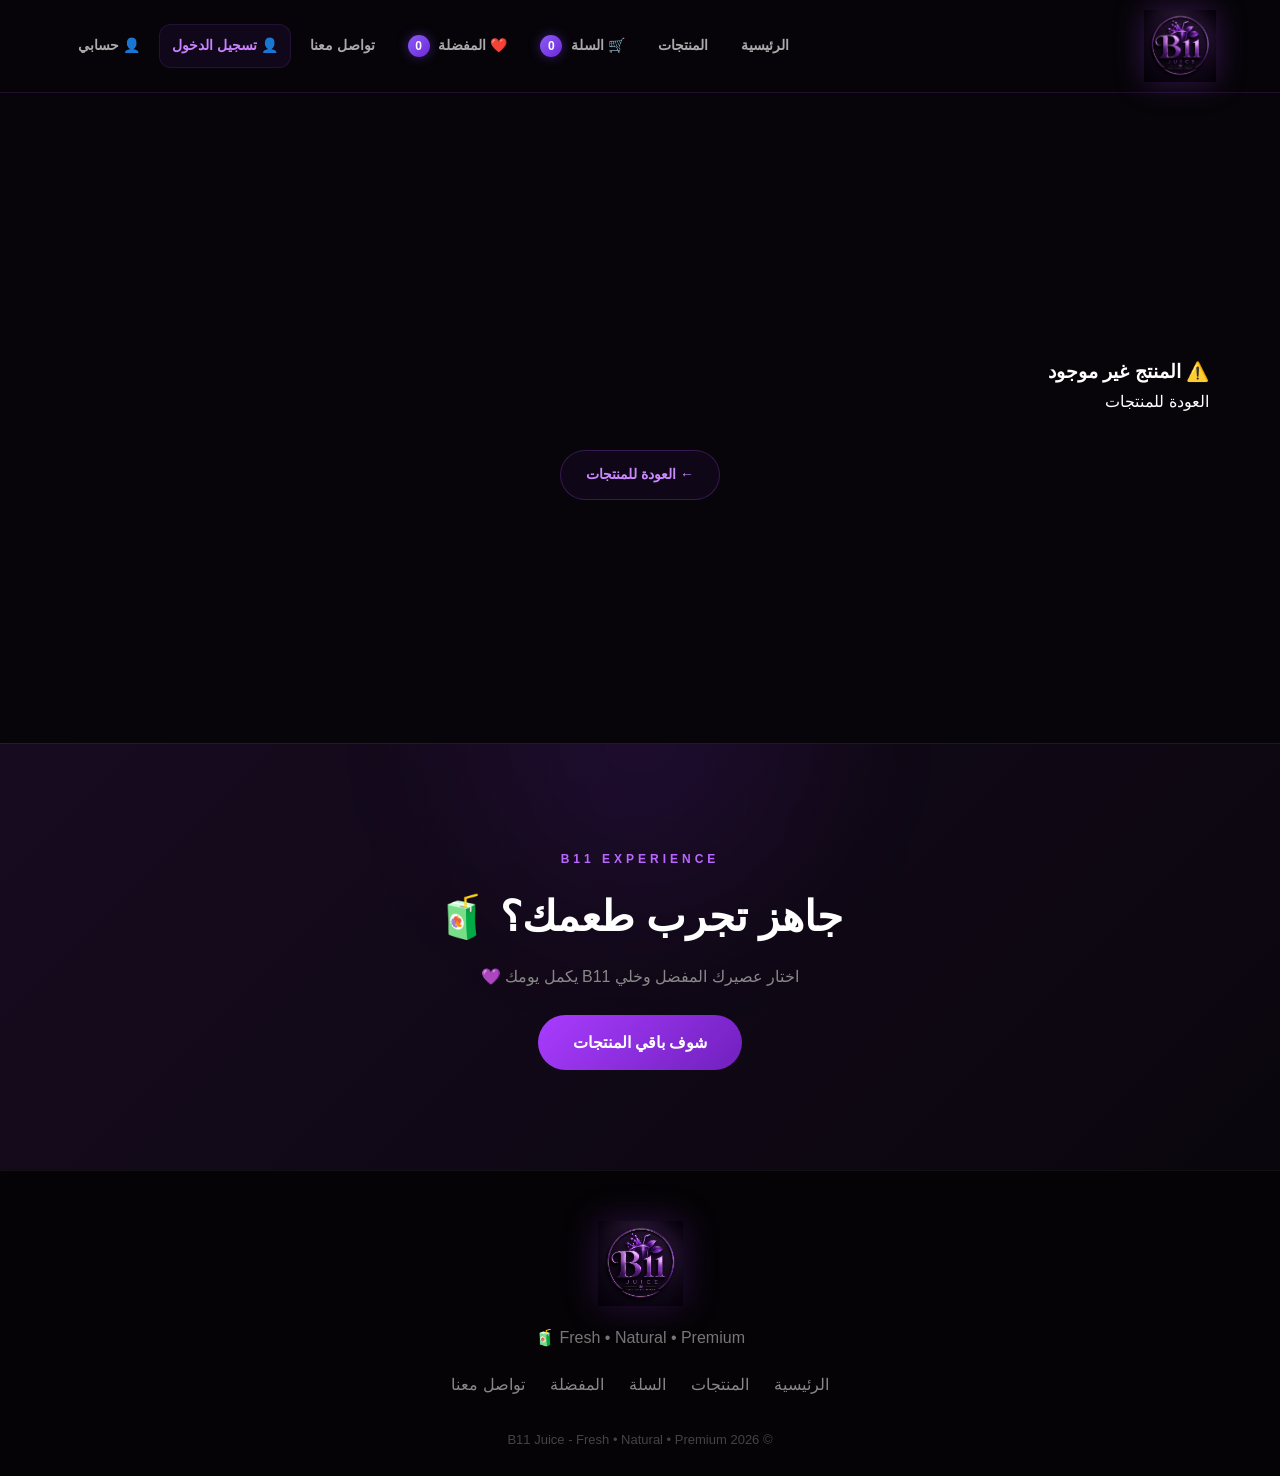
<file: product.html>
<!DOCTYPE html>
<html lang="ar" dir="rtl">

<head>

    <meta charset="UTF-8">

    <meta
        name="viewport"
        content="width=device-width, initial-scale=1.0"
    >

    <title>B11 Juice | تفاصيل المنتج</title>

    <link rel="stylesheet" href="style.css">

</head>


<body>


<!-- =====================================================
     HEADER
===================================================== -->

<header class="header">

    <a href="index.html" class="logo">

        <img
            src="b11-logo.png"
            alt="B11 Juice"
        >

    </a>


    <nav class="nav">

        <a href="index.html">
            الرئيسية
        </a>


        <a href="products.html">
            المنتجات
        </a>


        <a href="cart.html">
            🛒 السلة
            <span id="cart-count">0</span>
        </a>


        <a href="favorites.html">
            ❤️ المفضلة
            <span id="favorite-count">0</span>
        </a>


        <a href="contact.html">
            تواصل معنا
        </a>


        <div id="user-area"></div>


        <a href="account.html">
            👤 حسابي
        </a>

    </nav>

</header>



<!-- =====================================================
     PRODUCT DETAILS
===================================================== -->

<main class="product-details-page">

    <div
        id="product-details"
        class="product-details-container"
    >

        <!--
            JavaScript هيحط تفاصيل المنتج هنا
        -->

    </div>


    <div class="product-details-actions">

        <a
            href="products.html"
            class="back-btn"
        >
            ← العودة للمنتجات
        </a>

    </div>

</main>



<!-- =====================================================
     CTA
===================================================== -->

<section class="cta">

    <span>
        B11 EXPERIENCE
    </span>


    <h2>
        جاهز تجرب طعمك؟ 🧃
    </h2>


    <p>
        اختار عصيرك المفضل وخلي B11 يكمل يومك 💜
    </p>


    <a href="products.html">
        شوف باقي المنتجات
    </a>

</section>



<!-- =====================================================
     FOOTER
===================================================== -->

<footer>

    <div class="footer-logo">

        <img
            src="b11-logo.png"
            alt="B11 Juice"
        >

    </div>


    <p>
        Fresh • Natural • Premium 🧃
    </p>


    <div class="footer-links">

        <a href="index.html">
            الرئيسية
        </a>


        <a href="products.html">
            المنتجات
        </a>


        <a href="cart.html">
            السلة
        </a>


        <a href="favorites.html">
            المفضلة
        </a>


        <a href="contact.html">
            تواصل معنا
        </a>

    </div>


    <div class="copyright">

        © 2026 B11 Juice
        - Fresh • Natural • Premium

    </div>

</footer>



<!-- =====================================================
     SCRIPT
===================================================== -->

<script src="script.js"></script>


</body>

</html>
</file>
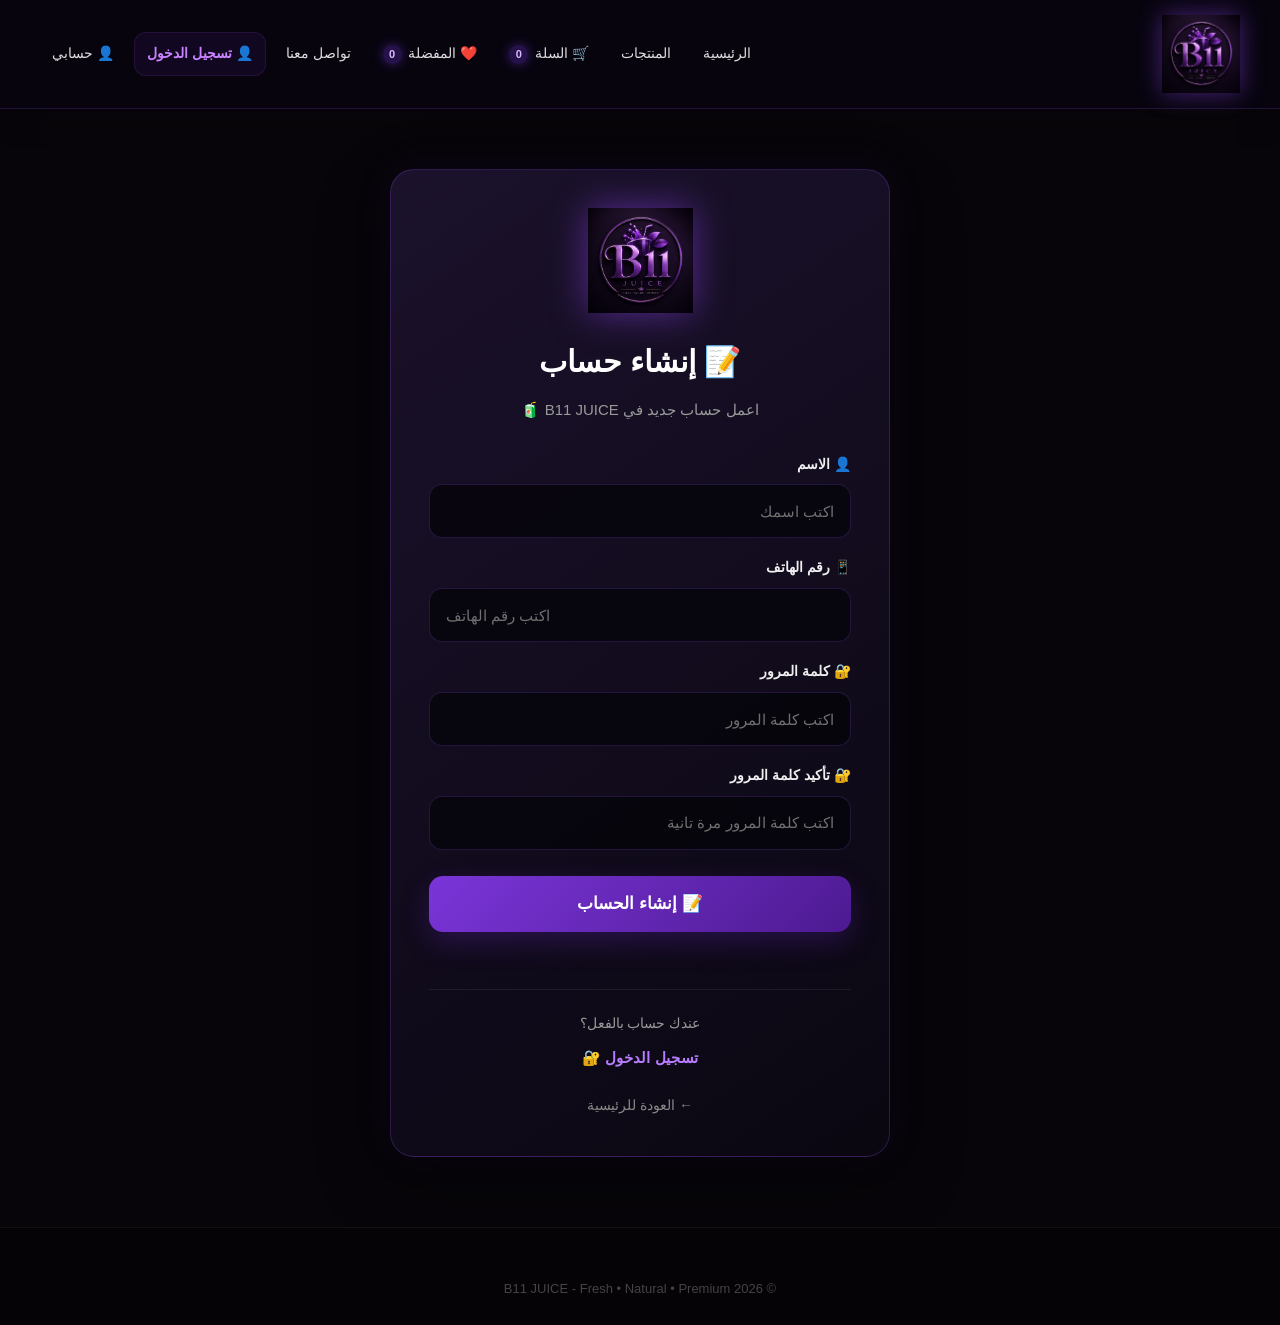
<file: register.html>
<!DOCTYPE html>
<html lang="ar" dir="rtl">

<head>
    <meta charset="UTF-8">
    <meta name="viewport" content="width=device-width, initial-scale=1.0">

    <title>إنشاء حساب - B11 JUICE</title>

    <link rel="stylesheet" href="style.css">
</head>

<body class="register-page">

    <!-- =========================
         HEADER
    ========================= -->

    <header class="register-header">

        <a href="index.html" class="logo">
            <img src="b11-logo.png" alt="B11 JUICE">
        </a>

        <nav>

            <a href="index.html">
                الرئيسية
            </a>

            <a href="products.html">
                المنتجات
            </a>

            <a href="cart.html">
                🛒 السلة
                <span id="cart-count">0</span>
            </a>

            <a href="favorites.html">
                ❤️ المفضلة
                <span id="favorite-count">0</span>
            </a>

            <a href="contact.html">
                تواصل معنا
            </a>

            <div id="user-area"></div>

            <a href="account.html">
                👤 حسابي
            </a>

        </nav>

    </header>


    <!-- =========================
         REGISTER
    ========================= -->

    <main class="register-main">

        <div class="register-box">

            <!-- LOGO -->

            <img
                src="b11-logo.png"
                alt="B11 JUICE"
                class="register-logo"
            >


            <!-- TITLE -->

            <h1>
                📝 إنشاء حساب
            </h1>

            <p class="register-subtitle">
                اعمل حساب جديد في B11 JUICE 🧃
            </p>


            <!-- NAME -->

            <div class="register-input-group">

                <label for="register-name">
                    👤 الاسم
                </label>

                <input
                    type="text"
                    id="register-name"
                    placeholder="اكتب اسمك"
                    autocomplete="name"
                >

            </div>


            <!-- PHONE -->

            <div class="register-input-group">

                <label for="register-phone">
                    📱 رقم الهاتف
                </label>

                <input
                    type="tel"
                    id="register-phone"
                    placeholder="اكتب رقم الهاتف"
                    autocomplete="tel"
                >

            </div>


            <!-- PASSWORD -->

            <div class="register-input-group">

                <label for="register-password">
                    🔐 كلمة المرور
                </label>

                <input
                    type="password"
                    id="register-password"
                    placeholder="اكتب كلمة المرور"
                    autocomplete="new-password"
                >

            </div>


            <!-- CONFIRM PASSWORD -->

            <div class="register-input-group">

                <label for="register-password-confirm">
                    🔐 تأكيد كلمة المرور
                </label>

                <input
                    type="password"
                    id="register-password-confirm"
                    placeholder="اكتب كلمة المرور مرة تانية"
                    autocomplete="new-password"
                >

            </div>


            <!-- REGISTER BUTTON -->

            <button
                type="button"
                class="register-submit"
                onclick="registerUser()"
            >
                📝 إنشاء الحساب
            </button>


            <!-- ERROR -->

            <p
                id="register-error"
                class="register-error"
            ></p>


            <!-- LOGIN -->

            <div class="register-login">

                <p>
                    عندك حساب بالفعل؟
                </p>

                <a href="user-login.html">
                    تسجيل الدخول 🔐
                </a>

            </div>


            <!-- BACK -->

            <a
                href="index.html"
                class="register-back"
            >
                ← العودة للرئيسية
            </a>

        </div>

    </main>


    <!-- =========================
         FOOTER
    ========================= -->

    <footer>

        <div class="copyright">
            © 2026 B11 JUICE - Fresh • Natural • Premium
        </div>

    </footer>


    <!-- =========================
         SCRIPT
    ========================= -->

    <script src="script.js"></script>

</body>

</html>
</file>
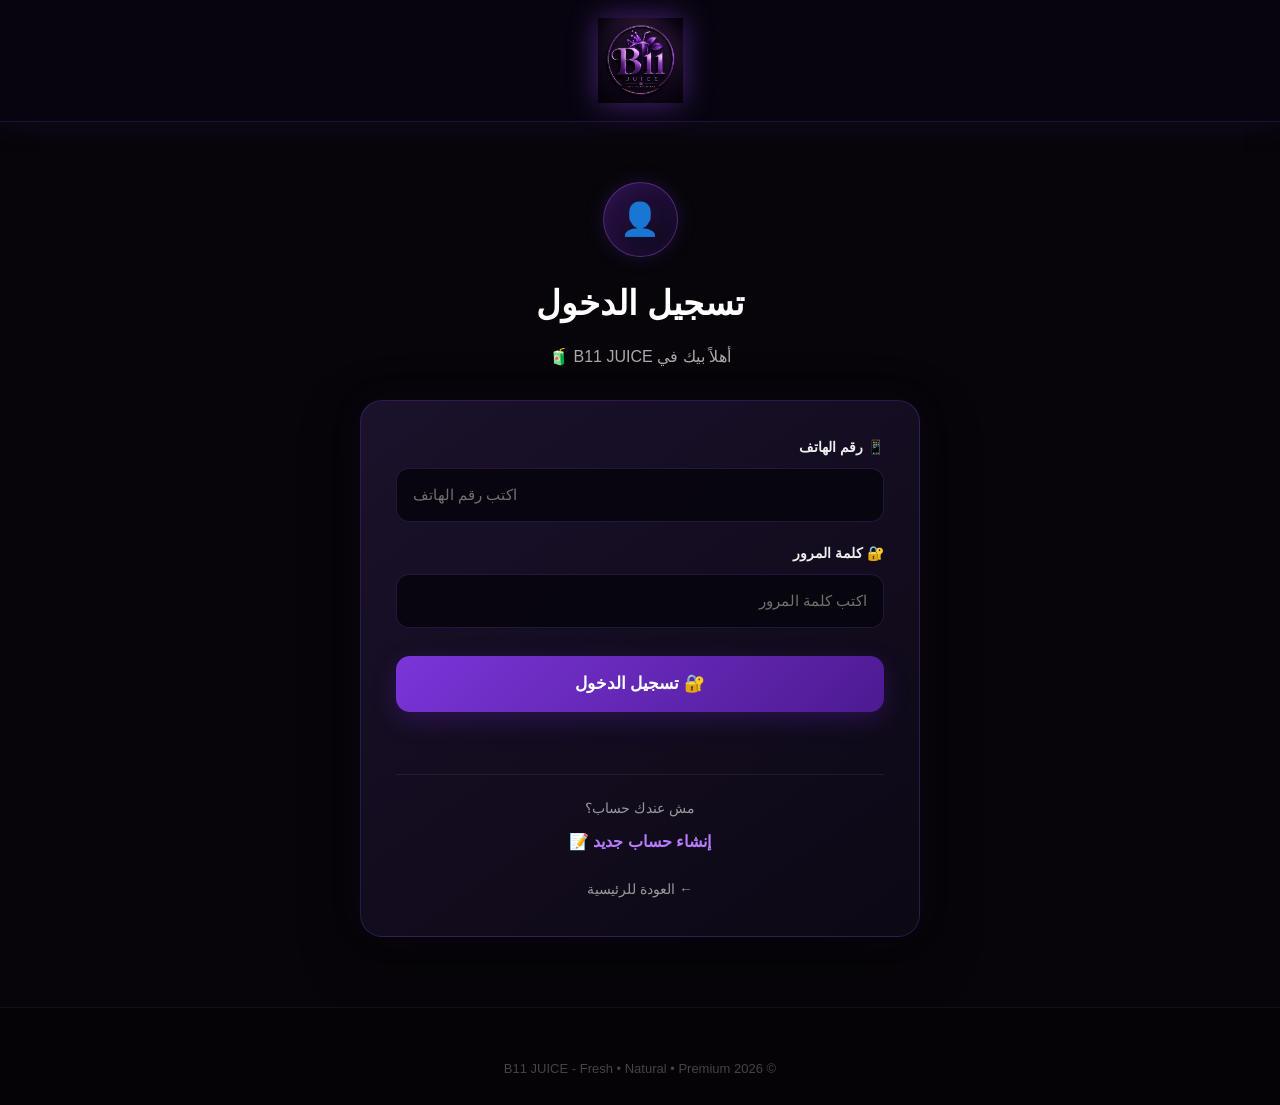
<file: user-login.html>
<!DOCTYPE html>
<html lang="ar" dir="rtl">

<head>
    <meta charset="UTF-8">
    <meta name="viewport" content="width=device-width, initial-scale=1.0">

    <title>تسجيل الدخول - B11 JUICE</title>

    <link rel="stylesheet" href="style.css">
</head>

<body class="login-page">

    <!-- =========================
         HEADER
    ========================= -->

    <header class="login-header">

        <a href="index.html" class="logo">
            <img src="b11-logo.png" alt="B11 JUICE">
        </a>

    </header>


    <!-- =========================
         LOGIN
    ========================= -->

    <main class="checkout-page">

        <div class="checkout-title">

            <div class="checkout-icon">
                👤
            </div>

            <h1>
                تسجيل الدخول
            </h1>

            <p>
                أهلاً بيك في B11 JUICE 🧃
            </p>

        </div>


        <div class="checkout-box">

            <!-- PHONE -->

            <div class="input-group">

                <label for="user-phone">
                    📱 رقم الهاتف
                </label>

                <input
                    type="tel"
                    id="user-phone"
                    placeholder="اكتب رقم الهاتف"
                    autocomplete="tel"
                >

            </div>


            <!-- PASSWORD -->

            <div class="input-group">

                <label for="user-password">
                    🔐 كلمة المرور
                </label>

                <input
                    type="password"
                    id="user-password"
                    placeholder="اكتب كلمة المرور"
                    autocomplete="current-password"
                >

            </div>


            <!-- LOGIN BUTTON -->

            <button
                class="checkout-submit"
                type="button"
                onclick="userLogin()"
            >
                🔐 تسجيل الدخول
            </button>


            <!-- ERROR -->

            <p
                id="user-login-error"
                class="login-error"
            ></p>


            <!-- REGISTER -->

            <div class="login-register">

                <p>
                    مش عندك حساب؟
                </p>

                <a href="register.html">
                    إنشاء حساب جديد 📝
                </a>

            </div>


            <!-- BACK -->

            <a
                href="index.html"
                class="back-to-cart"
            >
                ← العودة للرئيسية
            </a>

        </div>

    </main>


    <!-- =========================
         FOOTER
    ========================= -->

    <footer>

        <div class="copyright">
            © 2026 B11 JUICE - Fresh • Natural • Premium
        </div>

    </footer>


    <!-- =========================
         SCRIPT
    ========================= -->

    <script src="script.js"></script>

</body>

</html>
</file>
<file: style.css>
/* =====================================================
   B11 JUICE — PREMIUM WEBSITE
   STYLE.CSS
===================================================== */

/* =====================================================
   RESET
===================================================== */

* {
    margin: 0;
    padding: 0;
    box-sizing: border-box;
}

html {
    scroll-behavior: smooth;
}

body {
    font-family: Arial, Tahoma, sans-serif;
    background: #070509;
    color: #ffffff;
    line-height: 1.7;
    overflow-x: hidden;
}

a {
    text-decoration: none;
    color: inherit;
}

button,
input,
select {
    font-family: inherit;
}

button {
    cursor: pointer;
}

/* =====================================================
   GLOBAL
===================================================== */

::selection {
    background: #9b3cff;
    color: #ffffff;
}

::-webkit-scrollbar {
    width: 9px;
}

::-webkit-scrollbar-track {
    background: #070509;
}

::-webkit-scrollbar-thumb {
    background: linear-gradient(
        #a83cff,
        #5c189c
    );
    border-radius: 20px;
}

::-webkit-scrollbar-thumb:hover {
    background: #b75cff;
}

/* =====================================================
   HEADER
===================================================== */

.header {
    width: 100%;
    min-height: 82px;
    padding: 10px 5%;
    display: flex;
    align-items: center;
    justify-content: space-between;
    position: sticky;
    top: 0;
    z-index: 1000;
    background: rgba(7, 5, 9, 0.88);
    border-bottom: 1px solid rgba(174, 78, 255, 0.15);
    backdrop-filter: blur(18px);
    -webkit-backdrop-filter: blur(18px);
}

/* =====================================================
   LOGO
===================================================== */

.logo {
    display: flex;
    align-items: center;
    flex-shrink: 0;
}

.logo img {
    width: 72px;
    height: 72px;
    object-fit: contain;
    filter: drop-shadow(
        0 0 15px rgba(170, 70, 255, 0.28)
    );
    transition: 0.35s ease;
}

.logo:hover img {
    transform: scale(1.07);
    filter: drop-shadow(
        0 0 25px rgba(174, 72, 255, 0.55)
    );
}

/* =====================================================
   NAVIGATION
===================================================== */

.nav {
    display: flex;
    align-items: center;
    justify-content: center;
    gap: 5px;
    flex-wrap: wrap;
}

.nav a {
    position: relative;
    color: #aaa;
    padding: 9px 14px;
    border-radius: 12px;
    font-size: 14px;
    font-weight: 600;
    transition:
        color 0.3s ease,
        background 0.3s ease,
        transform 0.3s ease;
}

.nav a:hover {
    color: #ffffff;
    background: rgba(155, 60, 255, 0.11);
    transform: translateY(-2px);
}

/* ACTIVE PAGE */

.nav a.active {
    color: #ffffff;
    background: linear-gradient(
        135deg,
        rgba(160, 60, 255, 0.20),
        rgba(100, 30, 170, 0.08)
    );
    border: 1px solid rgba(174, 78, 255, 0.18);
}

/* USER AREA */

#user-area {
    display: flex;
    align-items: center;
}

#user-area a,
.user-name {
    color: #c982ff;
    font-size: 14px;
    font-weight: bold;
    padding: 9px 12px;
    border-radius: 12px;
    background: rgba(155, 60, 255, 0.08);
    border: 1px solid rgba(170, 80, 255, 0.12);
}

/* COUNTERS */

#cart-count,
#favorite-count {
    display: inline-flex;
    min-width: 20px;
    height: 20px;
    align-items: center;
    justify-content: center;
    margin-right: 3px;
    padding: 0 5px;
    border-radius: 20px;
    background: rgba(174, 78, 255, 0.15);
    color: #d69aff;
    font-size: 11px;
    font-weight: bold;
}

/* =====================================================
   HERO
===================================================== */

.hero {
    position: relative;
    min-height: 680px;
    display: flex;
    align-items: center;
    justify-content: center;
    text-align: center;
    overflow: hidden;
    background:
        linear-gradient(
            rgba(5, 2, 8, 0.25),
            rgba(5, 2, 8, 0.25)
        ),
        url("juice-banner.png");
    background-size: cover;
    background-position: center;
    background-attachment: fixed;
}

/* HERO OVERLAY */

.hero::after {
    content: "";
    position: absolute;
    inset: 0;
    background:
        linear-gradient(
            180deg,
            rgba(5, 2, 8, 0.35),
            rgba(5, 2, 8, 0.75)
        );
    pointer-events: none;
}

/* PURPLE LIGHT */

.hero::before {
    content: "";
    position: absolute;
    width: 500px;
    height: 500px;
    border-radius: 50%;
    background: rgba(155, 50, 255, 0.18);
    filter: blur(110px);
    top: -250px;
    right: -150px;
    pointer-events: none;
}

/* HERO CONTENT */

.hero-content {
    position: relative;
    z-index: 2;
    width: min(900px, 92%);
    padding: 30px 20px;
    animation: heroShow 0.9s ease forwards;
}

/* BADGE */

.hero-badge {
    display: inline-block;
    padding: 8px 18px;
    margin-bottom: 20px;
    border-radius: 30px;
    border: 1px solid rgba(204, 145, 255, 0.38);
    background: rgba(125, 35, 200, 0.14);
    color: #dfaaff;
    font-size: 12px;
    font-weight: bold;
    letter-spacing: 2px;
    box-shadow:
        0 0 30px rgba(145, 50, 255, 0.08);
}

/* HERO TITLE */

.hero h1 {
    font-size: clamp(
        75px,
        13vw,
        155px
    );
    line-height: 0.85;
    font-weight: 900;
    letter-spacing: 5px;
    text-shadow:
        0 0 25px rgba(185, 85, 255, 0.45),
        0 0 70px rgba(130, 30, 220, 0.30);
}

/* TITLE SMALL PART */

.hero h1 span {
    display: block;
    margin-top: 18px;
    color: #d69aff;
    font-size: 0.35em;
    letter-spacing: 12px;
}

/* HERO H2 */

.hero h2 {
    margin-top: 28px;
    font-size: 31px;
}

/* HERO TEXT */

.hero p {
    margin-top: 10px;
    color: #c0bbc4;
    font-size: 18px;
}

/* =====================================================
   HERO BUTTONS
===================================================== */

.hero-buttons {
    display: flex;
    justify-content: center;
    gap: 15px;
    flex-wrap: wrap;
    margin-top: 32px;
}

.hero-btn {
    display: inline-flex;
    align-items: center;
    justify-content: center;
    min-width: 170px;
    padding: 14px 30px;
    border-radius: 35px;
    background: linear-gradient(
        135deg,
        #a83cff,
        #6d1eb8
    );
    color: #ffffff;
    font-size: 15px;
    font-weight: bold;
    box-shadow:
        0 12px 35px rgba(145, 45, 240, 0.25);
    transition:
        transform 0.3s ease,
        box-shadow 0.3s ease;
}

.hero-btn:hover {
    transform:
        translateY(-4px)
        scale(1.03);
    box-shadow:
        0 18px 45px rgba(155, 50, 255, 0.40);
}

/* SECONDARY BUTTON */

.hero-btn.secondary {
    background: rgba(255, 255, 255, 0.05);
    border: 1px solid rgba(255, 255, 255, 0.18);
    box-shadow: none;
}

.hero-btn.secondary:hover {
    background: rgba(155, 60, 255, 0.13);
}

/* =====================================================
   PRODUCTS HERO
===================================================== */

.products-hero {
    position: relative;
    min-height: 470px;
    display: flex;
    align-items: center;
    justify-content: center;
    text-align: center;
    overflow: hidden;
    background:
        linear-gradient(
            135deg,
            rgba(7, 3, 12, 0.65),
            rgba(28, 8, 45, 0.55)
        ),
        url("juice-banner.png");
    background-size: cover;
    background-position: center;
}

/* PRODUCTS HERO OVERLAY */

.products-hero-overlay {
    position: absolute;
    inset: 0;
    background:
        radial-gradient(
            circle at center,
            rgba(150, 55, 255, 0.18),
            transparent 55%
        ),
        linear-gradient(
            180deg,
            rgba(4, 2, 7, 0.30),
            rgba(4, 2, 7, 0.78)
        );
}

/* PRODUCTS HERO CONTENT */

.products-hero-content {
    position: relative;
    z-index: 2;
    width: min(800px, 92%);
    padding: 40px 20px;
    animation: heroShow 0.8s ease;
}

.products-hero-content h1 {
    margin: 10px 0;
    font-size: clamp(
        42px,
        7vw,
        75px
    );
    line-height: 1.1;
    font-weight: 900;
    text-shadow:
        0 0 35px rgba(160, 60, 255, 0.35);
}

.products-hero-content p {
    max-width: 650px;
    margin: 15px auto 28px;
    color: #bcb7c1;
    font-size: 18px;
}

/* =====================================================
   PRODUCTS PAGE
===================================================== */

.products-page {
    width: min(1280px, 92%);
    margin: auto;
    padding: 100px 20px;
}

/* =====================================================
   SECTION HEADING
===================================================== */

.section-heading {
    text-align: center;
    margin-bottom: 55px;
}

.section-heading > span {
    color: #b967ff;
    font-size: 12px;
    font-weight: bold;
    letter-spacing: 4px;
}

.section-heading h2 {
    margin: 8px 0;
    font-size: clamp(
        34px,
        5vw,
        46px
    );
    line-height: 1.2;
}

.section-heading p {
    color: #858089;
    font-size: 16px;
}

/* =====================================================
   PRODUCTS TOOLS
===================================================== */

.products-tools {
    display: grid;
    grid-template-columns: 1fr;
    gap: 20px;
    margin-bottom: 45px;
}

/* =====================================================
   SEARCH
===================================================== */

.search-box {
    width: min(650px, 100%);
    margin: auto;
    position: relative;
    display: flex;
    align-items: center;
}

.search-box span {
    position: absolute;
    right: 18px;
    color: #b967ff;
    font-size: 20px;
    pointer-events: none;
}

.search-box input {
    width: 100%;
    padding: 16px 50px 16px 20px;
    border-radius: 18px;
    border: 1px solid rgba(180, 100, 255, 0.16);
    outline: none;
    background:
        linear-gradient(
            145deg,
            #151017,
            #0c080f
        );
    color: #ffffff;
    font-size: 15px;
    transition:
        border 0.3s ease,
        box-shadow 0.3s ease;
}

.search-box input::placeholder {
    color: #66616a;
}

.search-box input:focus {
    border-color: rgba(174, 70, 255, 0.65);
    box-shadow:
        0 0 25px rgba(150, 50, 255, 0.12);
}

/* =====================================================
   FILTER BUTTONS
===================================================== */

.filter-buttons {
    display: flex;
    justify-content: center;
    align-items: center;
    gap: 10px;
    flex-wrap: wrap;
}

.filter-btn,
.filter-buttons button {
    padding: 10px 18px;
    border-radius: 25px;
    border: 1px solid rgba(180, 90, 255, 0.17);
    background: rgba(255, 255, 255, 0.035);
    color: #aaa;
    font-size: 13px;
    font-weight: bold;
    transition: 0.3s ease;
}

.filter-btn:hover,
.filter-buttons button:hover {
    color: #ffffff;
    background: rgba(150, 50, 255, 0.12);
    border-color: rgba(174, 70, 255, 0.45);
    transform: translateY(-2px);
}

.filter-btn.active {
    color: #ffffff;
    background:
        linear-gradient(
            135deg,
            #9d36ed,
            #6418a8
        );
    border-color: transparent;
    box-shadow:
        0 8px 25px rgba(150, 50, 255, 0.20);
}

/* =====================================================
   SORT
===================================================== */

.sort-box {
    display: flex;
    align-items: center;
    justify-content: center;
    gap: 10px;
    color: #888;
    font-size: 14px;
}

.sort-box select {
    min-width: 210px;
    padding: 10px 15px;
    border-radius: 14px;
    border: 1px solid rgba(180, 90, 255, 0.17);
    outline: none;
    background: #120d15;
    color: #ddd;
    cursor: pointer;
}

.sort-box select:focus {
    border-color: #9c3be8;
}

/* =====================================================
   PRODUCTS GRID
===================================================== */

.products-container {
    display: grid;
    grid-template-columns:
        repeat(3, minmax(0, 1fr));
    gap: 30px;
}

/* =====================================================
   PRODUCT CARD
===================================================== */

.product {
    position: relative;
    padding: 24px;
    text-align: center;
    overflow: hidden;
    border-radius: 27px;
    border: 1px solid rgba(255, 255, 255, 0.07);
    background:
        linear-gradient(
            145deg,
            #18121c,
            #0d090f
        );
    box-shadow:
        0 15px 45px rgba(0, 0, 0, 0.20);
    transition:
        transform 0.4s ease,
        border 0.4s ease,
        box-shadow 0.4s ease;
}

/* CARD GLOW */

.product::before {
    content: "";
    position: absolute;
    width: 180px;
    height: 180px;
    border-radius: 50%;
    background: rgba(153, 53, 255, 0.07);
    filter: blur(50px);
    top: -90px;
    right: -70px;
    pointer-events: none;
}

.product:hover {
    transform: translateY(-12px);
    border-color: rgba(170, 65, 255, 0.55);
    box-shadow:
        0 25px 60px rgba(120, 35, 200, 0.18);
}

/* =====================================================
   PRODUCT BADGE
===================================================== */

.product-badge,
.badge {
    position: absolute;
    top: 15px;
    right: 15px;
    z-index: 3;
    padding: 6px 11px;
    border-radius: 20px;
    color: #dba5ff;
    background: rgba(145, 45, 225, 0.12);
    border: 1px solid rgba(190, 105, 255, 0.22);
    font-size: 11px;
    font-weight: bold;
}

/* =====================================================
   PRODUCT STOCK
===================================================== */

.product-stock,
.stock {
    position: absolute;
    top: 17px;
    left: 17px;
    z-index: 3;
    color: #7dffae;
    font-size: 11px;
    font-weight: bold;
}

/* =====================================================
   PRODUCT IMAGE
===================================================== */

.product-image {
    height: 270px;
    display: flex;
    align-items: center;
    justify-content: center;
    position: relative;
}

.product-image img,
.product > img {
    width: 225px;
    height: 225px;
    object-fit: contain;
    filter:
        drop-shadow(
            0 15px 25px rgba(0, 0, 0, 0.35)
        );
    transition:
        transform 0.5s ease,
        filter 0.5s ease;
}

.product:hover .product-image img,
.product:hover > img {
    transform:
        scale(1.08)
        rotate(2deg);
    filter:
        drop-shadow(
            0 20px 35px rgba(160, 55, 255, 0.18)
        );
}

/* FOR OLD PRODUCT HTML */

.product > img {
    display: block;
    margin: 25px auto 15px;
}

/* =====================================================
   PRODUCT TEXT
===================================================== */

.product h3 {
    margin: 5px 0 8px;
    font-size: 24px;
    font-weight: 800;
}

.product > p {
    min-height: 55px;
    color: #858089;
    font-size: 14px;
}

/* =====================================================
   PRICE
===================================================== */

.price {
    margin-top: 16px;
}

.price del {
    display: block;
    color: #55505a;
    font-size: 13px;
}

.price strong {
    display: block;
    margin-top: 2px;
    color: #c274ff;
    font-size: 27px;
    font-weight: 900;
    text-shadow:
        0 0 18px rgba(170, 70, 255, 0.20);
}

/* =====================================================
   PRODUCT BUTTON
===================================================== */

.product button {
    width: 100%;
    margin-top: 18px;
    padding: 13px;
    border: none;
    border-radius: 30px;
    background:
        linear-gradient(
            135deg,
            #a83cff,
            #6d1eb8
        );
    color: #ffffff;
    font-size: 15px;
    font-weight: bold;
    box-shadow:
        0 8px 25px rgba(145, 45, 240, 0.18);
    transition:
        transform 0.3s ease,
        box-shadow 0.3s ease,
        opacity 0.3s ease;
}

.product button:hover {
    transform: translateY(-3px);
    box-shadow:
        0 12px 32px rgba(155, 50, 255, 0.35);
}

.product button:disabled {
    opacity: 0.45;
    cursor: not-allowed;
    transform: none;
    box-shadow: none;
}

/* =====================================================
   RATING
===================================================== */

.rating {
    display: flex;
    align-items: center;
    justify-content: center;
    gap: 4px;
    margin-top: 14px;
}

.rating span {
    color: #f3c44e;
    font-size: 19px;
    cursor: pointer;
    transition: transform 0.2s ease;
}

.rating span:hover {
    transform: scale(1.18);
}

/* FAVORITE BUTTON */

.product .favorite {
    width: 42px;
    height: 42px;
    padding: 0;
    margin: 0 0 0 8px;
    border-radius: 50%;
    background: rgba(255, 255, 255, 0.05);
    border: 1px solid rgba(255, 255, 255, 0.10);
    box-shadow: none;
}

.product .favorite:hover {
    background: rgba(255, 70, 150, 0.10);
    box-shadow:
        0 5px 20px rgba(255, 70, 150, 0.15);
}

/* =====================================================
   VIEW MENU
===================================================== */

.view-menu {
    display: inline-block;
    margin-top: 40px;
    color: #c98aff;
    font-weight: bold;
    transition: 0.3s ease;
}

.view-menu:hover {
    color: #ffffff;
    transform: translateX(-5px);
}

/* =====================================================
   FEATURES
===================================================== */

.features,
.featured {
    width: min(1250px, 92%);
    margin: auto;
    padding: 100px 20px;
    border-top: 1px solid rgba(255, 255, 255, 0.04);
}

/* FEATURE GRID */

.features-grid {
    display: grid;
    grid-template-columns:
        repeat(3, 1fr);
    gap: 25px;
}

/* FEATURE CARD */

.feature-card {
    padding: 35px 25px;
    text-align: center;
    border-radius: 25px;
    border: 1px solid rgba(255, 255, 255, 0.07);
    background:
        linear-gradient(
            145deg,
            #171119,
            #0c080f
        );
    transition: 0.4s ease;
}

.feature-card:hover {
    transform: translateY(-10px);
    border-color: rgba(150, 60, 255, 0.60);
    box-shadow:
        0 20px 50px rgba(130, 40, 220, 0.14);
}

/* FEATURE ICON */

.feature-icon {
    width: 75px;
    height: 75px;
    margin: 0 auto 20px;
    display: flex;
    align-items: center;
    justify-content: center;
    border-radius: 50%;
    background: rgba(160, 60, 255, 0.08);
    border: 1px solid rgba(180, 90, 255, 0.25);
    font-size: 33px;
    transition: 0.3s ease;
}

.feature-card:hover .feature-icon {
    transform: scale(1.08);
    box-shadow:
        0 0 30px rgba(160, 60, 255, 0.15);
}

.feature-card h3 {
    margin-bottom: 10px;
    font-size: 22px;
}

.feature-card p {
    color: #858089;
    font-size: 14px;
}

/* =====================================================
   ABOUT
===================================================== */

.about {
    position: relative;
    min-height: 500px;
    display: flex;
    align-items: center;
    justify-content: center;
    padding: 100px 20px;
    text-align: center;
    overflow: hidden;
    background:
        radial-gradient(
            circle at center,
            rgba(130, 40, 220, 0.16),
            transparent 55%
        ),
        #0b070e;
}

.about-content {
    position: relative;
    z-index: 2;
    max-width: 780px;
}

.about-content > span {
    color: #b967ff;
    font-size: 12px;
    font-weight: bold;
    letter-spacing: 4px;
}

.about h2 {
    margin: 10px 0 20px;
    font-size: 45px;
}

.about p {
    color: #999;
    font-size: 17px;
    margin-bottom: 12px;
}

/* ABOUT BUTTON */

.about-btn {
    display: inline-block;
    margin-top: 25px;
    padding: 13px 28px;
    border-radius: 30px;
    border: 1px solid #7030a8;
    color: #d398ff;
    transition: 0.3s ease;
}

.about-btn:hover {
    background: #8b35d4;
    color: #ffffff;
    transform: translateY(-3px);
}

/* =====================================================
   CTA
===================================================== */

.cta {
    position: relative;
    padding: 100px 20px;
    text-align: center;
    overflow: hidden;
    background:
        linear-gradient(
            135deg,
            #170b20,
            #0a060d
        );
    border-top: 1px solid rgba(170, 80, 255, 0.15);
}

.cta::before {
    content: "";
    position: absolute;
    width: 300px;
    height: 300px;
    border-radius: 50%;
    background: rgba(150, 50, 255, 0.10);
    filter: blur(80px);
    left: 50%;
    top: -150px;
    transform: translateX(-50%);
}

.cta span,
.cta h2,
.cta p,
.cta a {
    position: relative;
    z-index: 2;
}

.cta span {
    color: #b967ff;
    font-size: 12px;
    font-weight: bold;
    letter-spacing: 4px;
}

.cta h2 {
    margin: 10px 0;
    font-size: 42px;
}

.cta p {
    margin-bottom: 25px;
    color: #888;
}

.cta a {
    display: inline-block;
    padding: 14px 35px;
    border-radius: 30px;
    background:
        linear-gradient(
            135deg,
            #a93cff,
            #7020bd
        );
    color: #ffffff;
    font-weight: bold;
    transition: 0.3s ease;
}

.cta a:hover {
    transform: translateY(-4px);
    box-shadow:
        0 15px 35px rgba(150, 50, 255, 0.30);
}

/* =====================================================
   FOOTER
===================================================== */

footer {
    padding: 50px 20px 25px;
    text-align: center;
    background: #050306;
    border-top: 1px solid rgba(255, 255, 255, 0.05);
}

.footer-logo img {
    width: 85px;
    height: 85px;
    object-fit: contain;
    filter:
        drop-shadow(
            0 0 18px rgba(160, 60, 255, 0.22)
        );
}

footer > p {
    color: #777;
    margin: 10px 0 20px;
}

.footer-links {
    display: flex;
    justify-content: center;
    gap: 25px;
    flex-wrap: wrap;
    margin-bottom: 30px;
}

.footer-links a {
    color: #888;
    transition: 0.3s ease;
}

.footer-links a:hover {
    color: #c47aff;
}

.copyright {
    color: #444;
    font-size: 13px;
}

/* =====================================================
   EMPTY PRODUCTS
===================================================== */

.products-container > h3 {
    grid-column: 1 / -1;
    padding: 70px 20px;
    text-align: center;
    color: #777;
    font-size: 20px;
}

/* =====================================================
   ANIMATIONS
===================================================== */

@keyframes heroShow {
    from {
        opacity: 0;
        transform: translateY(30px);
    }

    to {
        opacity: 1;
        transform: translateY(0);
    }
}

/* =====================================================
   MOBILE — TABLET
===================================================== */

@media (max-width: 1000px) {

    .header {
        padding-left: 3%;
        padding-right: 3%;
    }

    .nav {
        gap: 2px;
    }

    .nav a {
        padding: 8px 10px;
        font-size: 13px;
    }

    .products-container {
        grid-template-columns:
            repeat(2, minmax(0, 1fr));
    }

    .features-grid {
        grid-template-columns:
            repeat(2, 1fr);
    }
}

/* =====================================================
   MOBILE
===================================================== */

@media (max-width: 700px) {

    .header {
        min-height: auto;
        flex-direction: column;
        gap: 8px;
        padding: 8px 12px 14px;
    }

    .logo img {
        width: 65px;
        height: 65px;
    }

    .nav {
        width: 100%;
        justify-content: center;
        gap: 3px;
    }

    .nav a {
        padding: 7px 8px;
        font-size: 11px;
    }

    #user-area a,
    .user-name {
        padding: 7px 8px;
        font-size: 11px;
    }

    /* HERO */

    .hero {
        min-height: 580px;
        background-attachment: scroll;
    }

    .hero-content {
        padding: 20px 10px;
    }

    .hero h1 {
        font-size:
            clamp(
                62px,
                20vw,
                100px
            );
    }

    .hero h1 span {
        font-size: 0.32em;
        letter-spacing: 7px;
    }

    .hero h2 {
        font-size: 23px;
    }

    .hero p {
        font-size: 15px;
    }

    .hero-badge {
        font-size: 9px;
        letter-spacing: 1px;
        padding: 7px 12px;
    }

    .hero-buttons {
        margin-top: 25px;
    }

    .hero-btn {
        width: 100%;
        max-width: 280px;
    }

    /* PRODUCTS HERO */

    .products-hero {
        min-height: 430px;
    }

    .products-hero-content h1 {
        font-size: 42px;
    }

    .products-hero-content p {
        font-size: 15px;
    }

    /* PRODUCTS */

    .products-page {
        width: 94%;
        padding:
            70px 5px;
    }

    .section-heading {
        margin-bottom: 40px;
    }

    .section-heading h2 {
        font-size: 32px;
    }

    .section-heading p {
        font-size: 14px;
    }

    .products-container {
        grid-template-columns: 1fr;
        gap: 22px;
    }

    .product {
        padding: 20px;
    }

    .product-image {
        height: 235px;
    }

    .product-image img,
    .product > img {
        width: 190px;
        height: 190px;
    }

    .product > img {
        margin-top: 30px;
    }

    /* FILTER */

    .filter-buttons {
        gap: 7px;
    }

    .filter-btn,
    .filter-buttons button {
        padding: 9px 12px;
        font-size: 11px;
    }

    /* SORT */

    .sort-box {
        flex-direction: column;
    }

    .sort-box select {
        width: 100%;
        min-width: 0;
    }

    /* FEATURES */

    .features,
    .featured {
        width: 94%;
        padding:
            70px 5px;
    }

    .features-grid {
        grid-template-columns: 1fr;
    }

    /* ABOUT */

    .about {
        padding: 75px 18px;
    }

    .about h2 {
        font-size: 32px;
    }

    .about p {
        font-size: 15px;
    }

    /* CTA */

    .cta {
        padding: 75px 18px;
    }

    .cta h2 {
        font-size: 31px;
    }

    .cta p {
        font-size: 14px;
    }

    /* FOOTER */

    footer {
        padding:
            40px 15px 20px;
    }

    .footer-links {
        gap: 15px;
    }

    .footer-links a {
        font-size: 13px;
    }
}

/* =====================================================
   SMALL MOBILE
===================================================== */

@media (max-width: 420px) {

    .nav a {
        padding: 6px 6px;
        font-size: 10px;
    }

    .logo img {
        width: 60px;
        height: 60px;
    }

    .hero {
        min-height: 540px;
    }

    .hero h1 {
        font-size: 58px;
        letter-spacing: 2px;
    }

    .hero h1 span {
        letter-spacing: 5px;
    }

    .products-hero-content h1 {
        font-size: 35px;
    }

    .product h3 {
        font-size: 22px;
    }

    .price strong {
        font-size: 25px;
    }
}

/* =====================================================
   PRODUCT DETAILS PAGE — B11 JUICE
===================================================== */

.product-details-page {
    width: min(1200px, 92%);
    min-height: 650px;
    margin: auto;
    padding: 100px 20px 80px;
    display: flex;
    flex-direction: column;
    justify-content: center;
}

/* =====================================================
   PRODUCT DETAILS CONTAINER
===================================================== */

.product-details-container {
    width: 100%;
}

/* =====================================================
   SINGLE PRODUCT
===================================================== */

.single-product {
    width: 100%;
    display: grid;
    grid-template-columns:
        minmax(350px, 1fr)
        minmax(350px, 1fr);
    align-items: center;
    gap: 70px;
    padding: 55px;
    position: relative;
    overflow: hidden;
    border-radius: 35px;
    border: 1px solid rgba(255, 255, 255, 0.08);
    background:
        linear-gradient(
            145deg,
            #18121c,
            #0b080e
        );
    box-shadow:
        0 25px 80px rgba(0, 0, 0, 0.35);
}

/* =====================================================
   PRODUCT DETAILS GLOW
===================================================== */

.single-product::before {
    content: "";
    position: absolute;
    width: 420px;
    height: 420px;
    border-radius: 50%;
    background: rgba(153, 53, 255, 0.12);
    filter: blur(100px);
    top: -180px;
    right: -150px;
    pointer-events: none;
}

.single-product::after {
    content: "";
    position: absolute;
    width: 300px;
    height: 300px;
    border-radius: 50%;
    background: rgba(120, 30, 220, 0.08);
    filter: blur(90px);
    bottom: -150px;
    left: -120px;
    pointer-events: none;
}

/* =====================================================
   PRODUCT IMAGE
===================================================== */

.single-product > img {
    width: min(430px, 100%);
    height: 430px;
    object-fit: contain;
    margin: auto;
    position: relative;
    z-index: 2;
    filter:
        drop-shadow(
            0 25px 35px rgba(0, 0, 0, 0.45)
        );
    transition:
        transform 0.5s ease,
        filter 0.5s ease;
}

.single-product:hover > img {
    transform:
        scale(1.06)
        rotate(2deg);
    filter:
        drop-shadow(
            0 25px 45px rgba(160, 55, 255, 0.25)
        );
}

/* =====================================================
   PRODUCT INFORMATION
===================================================== */

.single-info {
    position: relative;
    z-index: 2;
    text-align: right;
}

/* =====================================================
   PRODUCT TITLE
===================================================== */

.single-info h1 {
    margin-bottom: 15px;
    font-size: clamp(
        38px,
        5vw,
        58px
    );
    line-height: 1.15;
    font-weight: 900;
    color: #ffffff;
    text-shadow:
        0 0 30px rgba(170, 70, 255, 0.25);
}

/* =====================================================
   PRODUCT DESCRIPTION
===================================================== */

.single-info p {
    margin: 22px 0;
    color: #99939f;
    font-size: 17px;
    line-height: 2;
}

/* =====================================================
   PRODUCT RATING
===================================================== */

.single-info .rating {
    justify-content: flex-start;
    margin: 12px 0 20px;
}

.single-info .rating span {
    font-size: 22px;
}

/* =====================================================
   OLD PRICE
===================================================== */

.single-info > del {
    display: block;
    margin-bottom: 5px;
    color: #55505a;
    font-size: 16px;
}

/* =====================================================
   CURRENT PRICE
===================================================== */

.single-info h2 {
    margin: 5px 0 25px;
    color: #c274ff;
    font-size: 38px;
    font-weight: 900;
    text-shadow:
        0 0 25px rgba(170, 70, 255, 0.25);
}

/* =====================================================
   ADD TO CART BUTTON
===================================================== */

.single-info > button {
    width: min(400px, 100%);
    padding: 16px 25px;
    border: none;
    border-radius: 35px;
    background:
        linear-gradient(
            135deg,
            #a83cff,
            #6d1eb8
        );
    color: #ffffff;
    font-size: 16px;
    font-weight: bold;
    box-shadow:
        0 12px 35px rgba(145, 45, 240, 0.25);
    transition:
        transform 0.3s ease,
        box-shadow 0.3s ease,
        opacity 0.3s ease;
}

.single-info > button:hover {
    transform: translateY(-4px);
    box-shadow:
        0 18px 45px rgba(155, 50, 255, 0.40);
}

.single-info > button:disabled {
    opacity: 0.45;
    cursor: not-allowed;
    transform: none;
    box-shadow: none;
}

/* =====================================================
   BACK BUTTON
===================================================== */

.product-details-actions {
    display: flex;
    justify-content: center;
    margin-top: 35px;
    position: relative;
    z-index: 5;
}

.back-btn {
    display: inline-flex;
    align-items: center;
    justify-content: center;
    padding: 12px 25px;
    border-radius: 30px;
    border: 1px solid rgba(174, 78, 255, 0.25);
    background: rgba(155, 60, 255, 0.06);
    color: #c98aff;
    font-size: 14px;
    font-weight: bold;
    transition: 0.3s ease;
}

.back-btn:hover {
    color: #ffffff;
    background: rgba(155, 60, 255, 0.15);
    border-color: rgba(174, 78, 255, 0.55);
    transform: translateY(-3px);
}

/* =====================================================
   PRODUCT DETAILS — TABLET
===================================================== */

@media (max-width: 900px) {

    .product-details-page {
        width: 94%;
        padding:
            80px 10px 60px;
    }

    .single-product {
        grid-template-columns: 1fr;
        gap: 35px;
        padding: 40px 30px;
    }

    .single-product > img {
        width: 350px;
        height: 350px;
    }

    .single-info {
        text-align: center;
    }

    .single-info .rating {
        justify-content: center;
    }

    .single-info > button {
        width: 100%;
        max-width: 420px;
    }
}

/* =====================================================
   PRODUCT DETAILS — MOBILE
===================================================== */

@media (max-width: 700px) {

    .product-details-page {
        min-height: auto;
        padding:
            60px 5px 50px;
    }

    .single-product {
        gap: 20px;
        padding:
            30px 20px;
        border-radius: 28px;
    }

    .single-product > img {
        width: 260px;
        height: 260px;
    }

    .single-info h1 {
        font-size: 34px;
    }

    .single-info p {
        font-size: 14px;
        line-height: 1.9;
        margin: 15px 0;
    }

    .single-info .rating span {
        font-size: 20px;
    }

    .single-info h2 {
        font-size: 32px;
        margin-bottom: 20px;
    }

    .single-info > del {
        font-size: 14px;
    }

    .single-info > button {
        padding: 14px;
        font-size: 14px;
    }

    .back-btn {
        width: 100%;
        max-width: 300px;
    }
}

/* =====================================================
   PRODUCT DETAILS — SMALL MOBILE
===================================================== */

@media (max-width: 420px) {

    .single-product {
        padding:
            25px 15px;
        border-radius: 24px;
    }

    .single-product > img {
        width: 220px;
        height: 220px;
    }

    .single-info h1 {
        font-size: 29px;
    }

    .single-info p {
        font-size: 13px;
    }

    .single-info h2 {
        font-size: 29px;
    }
}


/* =====================================================
   FAVORITES PAGE
===================================================== */

.favorites-hero {
    position: relative;
    min-height: 430px;
    display: flex;
    align-items: center;
    justify-content: center;
    text-align: center;
    overflow: hidden;

    background:
        radial-gradient(
            circle at center,
            rgba(155, 55, 255, 0.20),
            transparent 55%
        ),
        linear-gradient(
            135deg,
            #100817,
            #070509
        );
}

.favorites-hero::before {
    content: "";
    position: absolute;
    width: 400px;
    height: 400px;
    border-radius: 50%;
    background: rgba(155, 50, 255, 0.12);
    filter: blur(100px);
    top: -180px;
    left: 50%;
    transform: translateX(-50%);
}

.favorites-hero-content {
    position: relative;
    z-index: 2;
    width: min(800px, 92%);
    padding: 50px 20px;
}

.favorites-icon {
    font-size: 55px;
    margin-bottom: 15px;
    filter: drop-shadow(0 0 20px rgba(255, 80, 170, 0.35));
}

.favorites-hero h1 {
    margin: 15px 0;
    font-size: clamp(40px, 7vw, 70px);
    font-weight: 900;
}

.favorites-hero p {
    max-width: 650px;
    margin: auto;
    color: #aaa3af;
    font-size: 17px;
}

.favorites-page {
    width: min(1280px, 92%);
    margin: auto;
    padding: 90px 20px;
}

.favorites-container {
    grid-template-columns: repeat(3, minmax(0, 1fr));
}


/* =====================================================
   CONTACT PAGE
===================================================== */

.contact-page {
    width: min(1200px, 92%);
    margin: auto;
    padding: 90px 20px;
}

.contact-hero {
    text-align: center;
    margin-bottom: 60px;
}

.contact-icon {
    display: block;
    font-size: 55px;
    margin-bottom: 15px;
    filter: drop-shadow(0 0 20px rgba(155, 60, 255, 0.35));
}

.contact-hero h1 {
    margin: 15px 0;
    font-size: clamp(38px, 6vw, 65px);
    font-weight: 900;
}

.contact-hero p {
    color: #99939f;
    font-size: 17px;
}

.contact-container {
    display: grid;
    grid-template-columns: 1fr 1fr;
    gap: 30px;
}

.contact-info,
.contact-form {
    position: relative;
    padding: 40px;
    border-radius: 28px;
    border: 1px solid rgba(255,255,255,0.07);

    background:
        linear-gradient(
            145deg,
            #18121c,
            #0c080f
        );

    box-shadow:
        0 20px 60px rgba(0,0,0,0.25);
}

.contact-card-icon {
    width: 65px;
    height: 65px;
    display: flex;
    align-items: center;
    justify-content: center;

    margin-bottom: 20px;

    border-radius: 50%;

    background: rgba(155,60,255,0.10);
    border: 1px solid rgba(180,90,255,0.25);

    font-size: 28px;
}

.contact-info h2,
.contact-form h2 {
    margin-bottom: 25px;
    font-size: 28px;
}

.contact-info p {
    margin: 15px 0;
    color: #aaa3ad;
}

.contact-form input,
.contact-form textarea {
    width: 100%;
    margin-bottom: 15px;
    padding: 15px 18px;

    border-radius: 16px;
    border: 1px solid rgba(180,90,255,0.15);

    outline: none;

    background: #0d090f;
    color: white;

    font-size: 15px;

    transition: 0.3s ease;
}

.contact-form textarea {
    resize: vertical;
    min-height: 140px;
}

.contact-form input:focus,
.contact-form textarea:focus {
    border-color: rgba(170,70,255,0.65);

    box-shadow:
        0 0 25px rgba(150,50,255,0.10);
}

.contact-btn {
    width: 100%;
    padding: 15px;

    border: none;
    border-radius: 30px;

    background:
        linear-gradient(
            135deg,
            #a83cff,
            #6d1eb8
        );

    color: white;

    font-size: 15px;
    font-weight: bold;

    box-shadow:
        0 10px 30px rgba(145,45,240,0.20);

    transition: 0.3s ease;
}

.contact-btn:hover {
    transform: translateY(-3px);

    box-shadow:
        0 15px 40px rgba(155,50,255,0.35);
}


/* =====================================================
   CART PAGE
===================================================== */

.cart-page {
    width: min(1100px, 92%);
    min-height: 650px;
    margin: auto;
    padding: 90px 20px;
}

.cart-title {
    text-align: center;
    margin-bottom: 50px;
}

.cart-icon {
    display: block;
    font-size: 55px;
    margin-bottom: 10px;
}

.cart-title h1 {
    font-size: clamp(38px, 6vw, 60px);
    font-weight: 900;
}

.cart-title p {
    margin-top: 10px;
    color: #89838e;
}

.cart-wrapper {
    width: 100%;
}

#cart-items {
    display: flex;
    flex-direction: column;
    gap: 18px;
}


/* عناصر السلة التي ينشئها JavaScript */

.cart-item {
    display: flex;
    align-items: center;
    gap: 20px;

    padding: 22px;

    border-radius: 25px;

    border: 1px solid rgba(255,255,255,0.07);

    background:
        linear-gradient(
            145deg,
            #18121c,
            #0d090f
        );

    transition: 0.3s ease;
}

.cart-item:hover {
    border-color: rgba(170,65,255,0.45);
    transform: translateY(-3px);
}

.cart-item img {
    width: 110px;
    height: 110px;
    object-fit: contain;
}

.cart-item-info {
    flex: 1;
}

.cart-item-info h3 {
    margin-bottom: 5px;
    font-size: 21px;
}

.cart-item-info p {
    color: #8f8994;
}

.cart-item-price {
    color: #c274ff;
    font-size: 20px;
    font-weight: 900;
}

.cart-actions {
    display: flex;
    justify-content: space-between;
    align-items: center;
    gap: 15px;
    margin-top: 35px;
}

.continue-shopping {
    padding: 13px 25px;

    border-radius: 30px;

    border: 1px solid rgba(174,78,255,0.25);

    background: rgba(155,60,255,0.06);

    color: #c98aff;

    font-weight: bold;

    transition: 0.3s ease;
}

.continue-shopping:hover {
    background: rgba(155,60,255,0.15);
    color: white;
    transform: translateY(-3px);
}

.checkout-link {
    display: block;
}

.checkout {
    padding: 14px 30px;

    border: none;
    border-radius: 30px;

    background:
        linear-gradient(
            135deg,
            #a83cff,
            #6d1eb8
        );

    color: white;

    font-weight: bold;
    font-size: 15px;

    box-shadow:
        0 10px 30px rgba(145,45,240,0.20);

    transition: 0.3s ease;
}

.checkout:hover {
    transform: translateY(-3px);

    box-shadow:
        0 15px 40px rgba(155,50,255,0.35);
}


/* =====================================================
   MOBILE
===================================================== */

@media (max-width: 800px) {

    .favorites-container {
        grid-template-columns: 1fr;
    }

    .contact-container {
        grid-template-columns: 1fr;
    }

    .contact-info,
    .contact-form {
        padding: 28px 20px;
    }

    .cart-item {
        flex-wrap: wrap;
        text-align: center;
        justify-content: center;
    }

    .cart-item-info {
        flex-basis: 100%;
    }

    .cart-actions {
        flex-direction: column;
    }

    .continue-shopping,
    .checkout-link,
    .checkout {
        width: 100%;
        text-align: center;
    }

}

@media (max-width: 500px) {

    .favorites-hero {
        min-height: 390px;
    }

    .favorites-hero h1 {
        font-size: 34px;
    }

    .favorites-hero p {
        font-size: 14px;
    }

    .favorites-page,
    .contact-page,
    .cart-page {
        width: 94%;
        padding: 60px 5px;
    }

    .contact-hero h1 {
        font-size: 34px;
    }

    .contact-hero p {
        font-size: 14px;
    }

    .cart-title h1 {
        font-size: 34px;
    }

    .cart-item img {
        width: 90px;
        height: 90px;
    }

}



/* =====================================================
   B11 JUICE - ACCOUNT PAGE
===================================================== */

.account-page {
    width: min(1100px, 92%);
    margin: 0 auto;
    padding: 70px 0 100px;
}


/* =========================
   ACCOUNT TITLE
========================= */

.account-title {
    text-align: center;
    margin-bottom: 45px;
}

.account-icon {
    width: 75px;
    height: 75px;
    margin: 0 auto 18px;

    display: flex;
    align-items: center;
    justify-content: center;

    font-size: 38px;

    border-radius: 50%;

    background: rgba(120, 70, 255, 0.15);

    box-shadow:
        0 0 25px rgba(120, 70, 255, 0.35);
}

.account-title h1 {
    margin: 12px 0 8px;

    font-size: 42px;

    color: #ffffff;

    text-shadow:
        0 0 20px rgba(150, 80, 255, 0.5);
}

.account-title p {
    color: #aaa;
    font-size: 17px;
}


/* =========================
   ACCOUNT INFO
========================= */

.account-info {
    background:
        linear-gradient(
            145deg,
            rgba(25, 18, 40, 0.95),
            rgba(12, 10, 20, 0.98)
        );

    border: 1px solid rgba(150, 80, 255, 0.22);

    border-radius: 24px;

    padding: 35px;

    margin-bottom: 30px;

    box-shadow:
        0 15px 45px rgba(0, 0, 0, 0.35);

    position: relative;

    overflow: hidden;
}

.account-info::before {
    content: "";

    position: absolute;

    width: 180px;
    height: 180px;

    top: -100px;
    left: -80px;

    background: rgba(130, 70, 255, 0.14);

    filter: blur(50px);

    border-radius: 50%;
}

.account-section-icon {
    font-size: 32px;
    margin-bottom: 10px;
}

.account-info h2 {
    color: #ffffff;
    margin-bottom: 25px;
}


/* =========================
   ACCOUNT DATA
========================= */

.account-data {
    display: grid;

    grid-template-columns:
        repeat(2, 1fr);

    gap: 18px;

    margin-bottom: 30px;
}

.account-data-item {
    display: flex;

    align-items: center;

    gap: 15px;

    padding: 18px;

    background:
        rgba(255, 255, 255, 0.04);

    border:
        1px solid rgba(255, 255, 255, 0.07);

    border-radius: 16px;
}

.account-data-item > span {
    width: 45px;
    height: 45px;

    display: flex;

    align-items: center;
    justify-content: center;

    border-radius: 12px;

    background:
        rgba(130, 70, 255, 0.15);

    font-size: 22px;
}

.account-data-item small {
    display: block;

    color: #888;

    margin-bottom: 4px;
}

.account-data-item strong {
    display: block;

    color: #ffffff;

    font-size: 17px;
}


/* =========================
   LOGOUT
========================= */

.logout-btn {
    border: none;

    padding: 13px 25px;

    border-radius: 12px;

    background:
        linear-gradient(
            135deg,
            #7c3aed,
            #5b21b6
        );

    color: #ffffff;

    font-size: 15px;

    cursor: pointer;

    transition: 0.3s;

    box-shadow:
        0 8px 25px rgba(100, 50, 200, 0.25);
}

.logout-btn:hover {
    transform: translateY(-2px);

    box-shadow:
        0 12px 30px rgba(120, 70, 255, 0.4);
}


/* =========================
   ACCOUNT STATS
========================= */

.account-stats {
    display: grid;

    grid-template-columns:
        repeat(2, 1fr);

    gap: 25px;

    margin-bottom: 30px;
}

.account-stat {
    text-align: center;

    padding: 30px 20px;

    border-radius: 22px;

    background:
        linear-gradient(
            145deg,
            rgba(30, 20, 45, 0.95),
            rgba(15, 12, 25, 0.98)
        );

    border:
        1px solid rgba(150, 80, 255, 0.18);

    box-shadow:
        0 12px 35px rgba(0, 0, 0, 0.3);
}

.account-stat > span {
    font-size: 35px;

    display: block;

    margin-bottom: 12px;
}

.account-stat h3 {
    color: #aaa;

    font-size: 15px;

    margin-bottom: 8px;
}

.account-stat strong {
    color: #ffffff;

    font-size: 27px;

    text-shadow:
        0 0 15px rgba(150, 80, 255, 0.45);
}


/* =========================
   MY ORDERS
========================= */

.my-orders {
    background:
        linear-gradient(
            145deg,
            rgba(25, 18, 40, 0.95),
            rgba(12, 10, 20, 0.98)
        );

    border:
        1px solid rgba(150, 80, 255, 0.2);

    border-radius: 24px;

    padding: 35px;

    box-shadow:
        0 15px 45px rgba(0, 0, 0, 0.35);
}

.orders-heading {
    display: flex;

    align-items: center;

    gap: 15px;

    margin-bottom: 25px;
}

.orders-heading > span {
    font-size: 35px;
}

.orders-heading h2 {
    color: #ffffff;

    margin: 0 0 4px;
}

.orders-heading p {
    color: #888;

    margin: 0;
}


/* =========================
   NAV CART / FAVORITES
========================= */

.nav a[href="cart.html"],
.nav a[href="favorites.html"] {
    position: relative;

    border-radius: 12px;

    transition: 0.3s;
}

.nav a[href="cart.html"]:hover,
.nav a[href="favorites.html"]:hover,
.nav a[href="cart.html"].active,
.nav a[href="favorites.html"].active {
    background:
        rgba(130, 70, 255, 0.14);

    box-shadow:
        0 0 18px rgba(130, 70, 255, 0.18);
}


/* العدادات */

#cart-count,
#favorite-count {
    display: inline-flex;

    align-items: center;
    justify-content: center;

    min-width: 22px;
    height: 22px;

    padding: 0 6px;

    margin-right: 5px;

    border-radius: 20px;

    background:
        linear-gradient(
            135deg,
            #8b5cf6,
            #6d28d9
        );

    color: #ffffff;

    font-size: 12px;

    font-weight: bold;

    box-shadow:
        0 0 12px rgba(130, 70, 255, 0.4);
}


/* =====================================================
   CART PAGE
===================================================== */

.cart-page {
    width: min(1050px, 92%);

    margin: 0 auto;

    padding: 70px 0 100px;
}

.cart-title {
    text-align: center;

    margin-bottom: 40px;
}

.cart-title h1 {
    color: #ffffff;

    font-size: 40px;

    margin: 10px 0;
}

.cart-title p {
    color: #999;
}

.cart-icon {
    display: block;

    font-size: 45px;

    margin-bottom: 10px;

    filter:
        drop-shadow(
            0 0 15px rgba(130, 70, 255, 0.45)
        );
}

.cart-wrapper {
    width: 100%;
}

.cart-item {
    display: flex;

    align-items: center;

    gap: 20px;

    padding: 20px;

    margin-bottom: 15px;

    background:
        linear-gradient(
            145deg,
            rgba(30, 20, 45, 0.95),
            rgba(14, 11, 22, 0.98)
        );

    border:
        1px solid rgba(150, 80, 255, 0.18);

    border-radius: 20px;

    box-shadow:
        0 10px 30px rgba(0, 0, 0, 0.3);
}

.cart-item img {
    width: 100px;
    height: 100px;

    object-fit: cover;

    border-radius: 15px;
}

.cart-item-info {
    flex: 1;
}

.cart-item-info h3 {
    color: #ffffff;

    margin: 0 0 8px;
}

.cart-item-info > strong {
    color: #b794ff;
}

.quantity {
    display: flex;

    align-items: center;

    gap: 10px;

    margin: 12px 0;
}

.quantity button {
    width: 32px;
    height: 32px;

    border: none;

    border-radius: 9px;

    background:
        rgba(130, 70, 255, 0.18);

    color: #ffffff;

    cursor: pointer;

    font-size: 18px;
}

.quantity span {
    min-width: 25px;

    text-align: center;

    color: #ffffff;

    font-weight: bold;
}

.remove-cart {
    border: none;

    padding: 10px 15px;

    border-radius: 10px;

    background:
        rgba(255, 60, 80, 0.12);

    color: #ff8c99;

    cursor: pointer;

    transition: 0.3s;
}

.remove-cart:hover {
    background:
        rgba(255, 60, 80, 0.22);
}

.cart-total {
    display: flex;

    justify-content: space-between;

    align-items: center;

    margin-top: 25px;

    padding: 25px;

    border-radius: 18px;

    background:
        rgba(130, 70, 255, 0.1);

    border:
        1px solid rgba(150, 80, 255, 0.2);
}

.cart-total span {
    color: #aaa;

    font-size: 18px;
}

.cart-total strong {
    color: #ffffff;

    font-size: 25px;
}


/* =========================
   EMPTY CART
========================= */

.empty-cart {
    text-align: center;

    padding: 60px 20px;

    border-radius: 22px;

    background:
        rgba(30, 20, 45, 0.75);

    border:
        1px solid rgba(150, 80, 255, 0.18);
}

.empty-cart .empty-icon {
    font-size: 55px;

    margin-bottom: 15px;
}

.empty-cart h3 {
    color: #ffffff;

    font-size: 25px;
}

.empty-cart p {
    color: #888;

    margin-bottom: 25px;
}

.empty-cart a {
    display: inline-block;

    padding: 12px 25px;

    border-radius: 12px;

    background:
        linear-gradient(
            135deg,
            #7c3aed,
            #5b21b6
        );

    color: #ffffff;

    text-decoration: none;

    box-shadow:
        0 8px 25px rgba(100, 50, 200, 0.25);
}


/* =========================
   CART ACTIONS
========================= */

.cart-actions {
    display: flex;

    justify-content: space-between;

    align-items: center;

    gap: 15px;

    margin-top: 30px;
}

.continue-shopping,
.checkout {
    display: inline-flex;

    align-items: center;
    justify-content: center;

    min-height: 48px;

    padding: 12px 25px;

    border-radius: 12px;

    text-decoration: none;

    font-size: 15px;

    cursor: pointer;

    transition: 0.3s;
}

.continue-shopping {
    color: #ffffff;

    background:
        rgba(255, 255, 255, 0.06);

    border:
        1px solid rgba(255, 255, 255, 0.08);
}

.continue-shopping:hover {
    background:
        rgba(255, 255, 255, 0.1);
}

.checkout {
    border: none;

    color: #ffffff;

    background:
        linear-gradient(
            135deg,
            #7c3aed,
            #5b21b6
        );

    box-shadow:
        0 8px 25px rgba(100, 50, 200, 0.25);
}

.checkout:hover {
    transform: translateY(-2px);

    box-shadow:
        0 12px 30px rgba(120, 70, 255, 0.4);
}


/* =====================================================
   MOBILE
===================================================== */

@media (max-width: 700px) {

    .account-page,
    .cart-page {
        width: 94%;

        padding-top: 45px;
    }


    .account-title h1,
    .cart-title h1 {
        font-size: 32px;
    }


    .account-data,
    .account-stats {
        grid-template-columns: 1fr;
    }


    .account-info,
    .my-orders {
        padding: 25px 20px;
    }


    .cart-item {
        flex-wrap: wrap;
    }


    .cart-item img {
        width: 80px;
        height: 80px;
    }


    .cart-item-info {
        min-width: 60%;
    }


    .remove-cart {
        width: 100%;
    }


    .cart-actions {
        flex-direction: column;
    }


    .continue-shopping,
    .checkout-link,
    .checkout {
        width: 100%;
    }

}




/* =====================================================
   B11 JUICE — PREMIUM WEBSITE
   STYLE.CSS
===================================================== */

/* =====================================================
   RESET
===================================================== */

* {
    margin: 0;
    padding: 0;
    box-sizing: border-box;
}

html {
    scroll-behavior: smooth;
}

body {
    font-family: Arial, Tahoma, sans-serif;
    background: #070509;
    color: #ffffff;
    line-height: 1.7;
    overflow-x: hidden;
}

a {
    text-decoration: none;
    color: inherit;
}

button,
input,
select {
    font-family: inherit;
}

button {
    cursor: pointer;
}

/* =====================================================
   GLOBAL
===================================================== */

::selection {
    background: #9b3cff;
    color: #ffffff;
}

::-webkit-scrollbar {
    width: 9px;
}

::-webkit-scrollbar-track {
    background: #070509;
}

::-webkit-scrollbar-thumb {
    background: linear-gradient(
        #a83cff,
        #5c189c
    );
    border-radius: 20px;
}

::-webkit-scrollbar-thumb:hover {
    background: #b75cff;
}

/* =====================================================
   HEADER
===================================================== */

.header {
    width: 100%;
    min-height: 82px;
    padding: 10px 5%;
    display: flex;
    align-items: center;
    justify-content: space-between;
    position: sticky;
    top: 0;
    z-index: 1000;
    background: rgba(7, 5, 9, 0.88);
    border-bottom: 1px solid rgba(174, 78, 255, 0.15);
    backdrop-filter: blur(18px);
    -webkit-backdrop-filter: blur(18px);
}

/* =====================================================
   LOGO
===================================================== */

.logo {
    display: flex;
    align-items: center;
    flex-shrink: 0;
}

.logo img {
    width: 72px;
    height: 72px;
    object-fit: contain;
    filter: drop-shadow(
        0 0 15px rgba(170, 70, 255, 0.28)
    );
    transition: 0.35s ease;
}

.logo:hover img {
    transform: scale(1.07);
    filter: drop-shadow(
        0 0 25px rgba(174, 72, 255, 0.55)
    );
}

/* =====================================================
   NAVIGATION
===================================================== */

.nav {
    display: flex;
    align-items: center;
    justify-content: center;
    gap: 5px;
    flex-wrap: wrap;
}

.nav a {
    position: relative;
    color: #aaa;
    padding: 9px 14px;
    border-radius: 12px;
    font-size: 14px;
    font-weight: 600;
    transition:
        color 0.3s ease,
        background 0.3s ease,
        transform 0.3s ease;
}

.nav a:hover {
    color: #ffffff;
    background: rgba(155, 60, 255, 0.11);
    transform: translateY(-2px);
}

/* ACTIVE PAGE */

.nav a.active {
    color: #ffffff;
    background: linear-gradient(
        135deg,
        rgba(160, 60, 255, 0.20),
        rgba(100, 30, 170, 0.08)
    );
    border: 1px solid rgba(174, 78, 255, 0.18);
}

/* USER AREA */

#user-area {
    display: flex;
    align-items: center;
}

#user-area a,
.user-name {
    color: #c982ff;
    font-size: 14px;
    font-weight: bold;
    padding: 9px 12px;
    border-radius: 12px;
    background: rgba(155, 60, 255, 0.08);
    border: 1px solid rgba(170, 80, 255, 0.12);
}

/* COUNTERS */

#cart-count,
#favorite-count {
    display: inline-flex;
    min-width: 20px;
    height: 20px;
    align-items: center;
    justify-content: center;
    margin-right: 3px;
    padding: 0 5px;
    border-radius: 20px;
    background: rgba(174, 78, 255, 0.15);
    color: #d69aff;
    font-size: 11px;
    font-weight: bold;
}

/* =====================================================
   HERO
===================================================== */

.hero {
    position: relative;
    min-height: 680px;
    display: flex;
    align-items: center;
    justify-content: center;
    text-align: center;
    overflow: hidden;
    background:
        linear-gradient(
            rgba(5, 2, 8, 0.25),
            rgba(5, 2, 8, 0.25)
        ),
        url("juice-banner.png");
    background-size: cover;
    background-position: center;
    background-attachment: fixed;
}

/* HERO OVERLAY */

.hero::after {
    content: "";
    position: absolute;
    inset: 0;
    background:
        linear-gradient(
            180deg,
            rgba(5, 2, 8, 0.35),
            rgba(5, 2, 8, 0.75)
        );
    pointer-events: none;
}

/* PURPLE LIGHT */

.hero::before {
    content: "";
    position: absolute;
    width: 500px;
    height: 500px;
    border-radius: 50%;
    background: rgba(155, 50, 255, 0.18);
    filter: blur(110px);
    top: -250px;
    right: -150px;
    pointer-events: none;
}

/* HERO CONTENT */

.hero-content {
    position: relative;
    z-index: 2;
    width: min(900px, 92%);
    padding: 30px 20px;
    animation: heroShow 0.9s ease forwards;
}

/* BADGE */

.hero-badge {
    display: inline-block;
    padding: 8px 18px;
    margin-bottom: 20px;
    border-radius: 30px;
    border: 1px solid rgba(204, 145, 255, 0.38);
    background: rgba(125, 35, 200, 0.14);
    color: #dfaaff;
    font-size: 12px;
    font-weight: bold;
    letter-spacing: 2px;
    box-shadow:
        0 0 30px rgba(145, 50, 255, 0.08);
}

/* HERO TITLE */

.hero h1 {
    font-size: clamp(
        75px,
        13vw,
        155px
    );
    line-height: 0.85;
    font-weight: 900;
    letter-spacing: 5px;
    text-shadow:
        0 0 25px rgba(185, 85, 255, 0.45),
        0 0 70px rgba(130, 30, 220, 0.30);
}

/* TITLE SMALL PART */

.hero h1 span {
    display: block;
    margin-top: 18px;
    color: #d69aff;
    font-size: 0.35em;
    letter-spacing: 12px;
}

/* HERO H2 */

.hero h2 {
    margin-top: 28px;
    font-size: 31px;
}

/* HERO TEXT */

.hero p {
    margin-top: 10px;
    color: #c0bbc4;
    font-size: 18px;
}

/* =====================================================
   HERO BUTTONS
===================================================== */

.hero-buttons {
    display: flex;
    justify-content: center;
    gap: 15px;
    flex-wrap: wrap;
    margin-top: 32px;
}

.hero-btn {
    display: inline-flex;
    align-items: center;
    justify-content: center;
    min-width: 170px;
    padding: 14px 30px;
    border-radius: 35px;
    background: linear-gradient(
        135deg,
        #a83cff,
        #6d1eb8
    );
    color: #ffffff;
    font-size: 15px;
    font-weight: bold;
    box-shadow:
        0 12px 35px rgba(145, 45, 240, 0.25);
    transition:
        transform 0.3s ease,
        box-shadow 0.3s ease;
}

.hero-btn:hover {
    transform:
        translateY(-4px)
        scale(1.03);
    box-shadow:
        0 18px 45px rgba(155, 50, 255, 0.40);
}

/* SECONDARY BUTTON */

.hero-btn.secondary {
    background: rgba(255, 255, 255, 0.05);
    border: 1px solid rgba(255, 255, 255, 0.18);
    box-shadow: none;
}

.hero-btn.secondary:hover {
    background: rgba(155, 60, 255, 0.13);
}

/* =====================================================
   PRODUCTS HERO
===================================================== */

.products-hero {
    position: relative;
    min-height: 470px;
    display: flex;
    align-items: center;
    justify-content: center;
    text-align: center;
    overflow: hidden;
    background:
        linear-gradient(
            135deg,
            rgba(7, 3, 12, 0.65),
            rgba(28, 8, 45, 0.55)
        ),
        url("juice-banner.png");
    background-size: cover;
    background-position: center;
}

/* PRODUCTS HERO OVERLAY */

.products-hero-overlay {
    position: absolute;
    inset: 0;
    background:
        radial-gradient(
            circle at center,
            rgba(150, 55, 255, 0.18),
            transparent 55%
        ),
        linear-gradient(
            180deg,
            rgba(4, 2, 7, 0.30),
            rgba(4, 2, 7, 0.78)
        );
}

/* PRODUCTS HERO CONTENT */

.products-hero-content {
    position: relative;
    z-index: 2;
    width: min(800px, 92%);
    padding: 40px 20px;
    animation: heroShow 0.8s ease;
}

.products-hero-content h1 {
    margin: 10px 0;
    font-size: clamp(
        42px,
        7vw,
        75px
    );
    line-height: 1.1;
    font-weight: 900;
    text-shadow:
        0 0 35px rgba(160, 60, 255, 0.35);
}

.products-hero-content p {
    max-width: 650px;
    margin: 15px auto 28px;
    color: #bcb7c1;
    font-size: 18px;
}

/* =====================================================
   PRODUCTS PAGE
===================================================== */

.products-page {
    width: min(1280px, 92%);
    margin: auto;
    padding: 100px 20px;
}

/* =====================================================
   SECTION HEADING
===================================================== */

.section-heading {
    text-align: center;
    margin-bottom: 55px;
}

.section-heading > span {
    color: #b967ff;
    font-size: 12px;
    font-weight: bold;
    letter-spacing: 4px;
}

.section-heading h2 {
    margin: 8px 0;
    font-size: clamp(
        34px,
        5vw,
        46px
    );
    line-height: 1.2;
}

.section-heading p {
    color: #858089;
    font-size: 16px;
}

/* =====================================================
   PRODUCTS TOOLS
===================================================== */

.products-tools {
    display: grid;
    grid-template-columns: 1fr;
    gap: 20px;
    margin-bottom: 45px;
}

/* =====================================================
   SEARCH
===================================================== */

.search-box {
    width: min(650px, 100%);
    margin: auto;
    position: relative;
    display: flex;
    align-items: center;
}

.search-box span {
    position: absolute;
    right: 18px;
    color: #b967ff;
    font-size: 20px;
    pointer-events: none;
}

.search-box input {
    width: 100%;
    padding: 16px 50px 16px 20px;
    border-radius: 18px;
    border: 1px solid rgba(180, 100, 255, 0.16);
    outline: none;
    background:
        linear-gradient(
            145deg,
            #151017,
            #0c080f
        );
    color: #ffffff;
    font-size: 15px;
    transition:
        border 0.3s ease,
        box-shadow 0.3s ease;
}

.search-box input::placeholder {
    color: #66616a;
}

.search-box input:focus {
    border-color: rgba(174, 70, 255, 0.65);
    box-shadow:
        0 0 25px rgba(150, 50, 255, 0.12);
}

/* =====================================================
   FILTER BUTTONS
===================================================== */

.filter-buttons {
    display: flex;
    justify-content: center;
    align-items: center;
    gap: 10px;
    flex-wrap: wrap;
}

.filter-btn,
.filter-buttons button {
    padding: 10px 18px;
    border-radius: 25px;
    border: 1px solid rgba(180, 90, 255, 0.17);
    background: rgba(255, 255, 255, 0.035);
    color: #aaa;
    font-size: 13px;
    font-weight: bold;
    transition: 0.3s ease;
}

.filter-btn:hover,
.filter-buttons button:hover {
    color: #ffffff;
    background: rgba(150, 50, 255, 0.12);
    border-color: rgba(174, 70, 255, 0.45);
    transform: translateY(-2px);
}

.filter-btn.active {
    color: #ffffff;
    background:
        linear-gradient(
            135deg,
            #9d36ed,
            #6418a8
        );
    border-color: transparent;
    box-shadow:
        0 8px 25px rgba(150, 50, 255, 0.20);
}

/* =====================================================
   SORT
===================================================== */

.sort-box {
    display: flex;
    align-items: center;
    justify-content: center;
    gap: 10px;
    color: #888;
    font-size: 14px;
}

.sort-box select {
    min-width: 210px;
    padding: 10px 15px;
    border-radius: 14px;
    border: 1px solid rgba(180, 90, 255, 0.17);
    outline: none;
    background: #120d15;
    color: #ddd;
    cursor: pointer;
}

.sort-box select:focus {
    border-color: #9c3be8;
}

/* =====================================================
   PRODUCTS GRID
===================================================== */

.products-container {
    display: grid;
    grid-template-columns:
        repeat(3, minmax(0, 1fr));
    gap: 30px;
}

/* =====================================================
   PRODUCT CARD
===================================================== */

.product {
    position: relative;
    padding: 24px;
    text-align: center;
    overflow: hidden;
    border-radius: 27px;
    border: 1px solid rgba(255, 255, 255, 0.07);
    background:
        linear-gradient(
            145deg,
            #18121c,
            #0d090f
        );
    box-shadow:
        0 15px 45px rgba(0, 0, 0, 0.20);
    transition:
        transform 0.4s ease,
        border 0.4s ease,
        box-shadow 0.4s ease;
}

/* CARD GLOW */

.product::before {
    content: "";
    position: absolute;
    width: 180px;
    height: 180px;
    border-radius: 50%;
    background: rgba(153, 53, 255, 0.07);
    filter: blur(50px);
    top: -90px;
    right: -70px;
    pointer-events: none;
}

.product:hover {
    transform: translateY(-12px);
    border-color: rgba(170, 65, 255, 0.55);
    box-shadow:
        0 25px 60px rgba(120, 35, 200, 0.18);
}

/* =====================================================
   PRODUCT BADGE
===================================================== */

.product-badge,
.badge {
    position: absolute;
    top: 15px;
    right: 15px;
    z-index: 3;
    padding: 6px 11px;
    border-radius: 20px;
    color: #dba5ff;
    background: rgba(145, 45, 225, 0.12);
    border: 1px solid rgba(190, 105, 255, 0.22);
    font-size: 11px;
    font-weight: bold;
}

/* =====================================================
   PRODUCT STOCK
===================================================== */

.product-stock,
.stock {
    position: absolute;
    top: 17px;
    left: 17px;
    z-index: 3;
    color: #7dffae;
    font-size: 11px;
    font-weight: bold;
}

/* =====================================================
   PRODUCT IMAGE
===================================================== */

.product-image {
    height: 270px;
    display: flex;
    align-items: center;
    justify-content: center;
    position: relative;
}

.product-image img,
.product > img {
    width: 225px;
    height: 225px;
    object-fit: contain;
    filter:
        drop-shadow(
            0 15px 25px rgba(0, 0, 0, 0.35)
        );
    transition:
        transform 0.5s ease,
        filter 0.5s ease;
}

.product:hover .product-image img,
.product:hover > img {
    transform:
        scale(1.08)
        rotate(2deg);
    filter:
        drop-shadow(
            0 20px 35px rgba(160, 55, 255, 0.18)
        );
}

/* FOR OLD PRODUCT HTML */

.product > img {
    display: block;
    margin: 25px auto 15px;
}

/* =====================================================
   PRODUCT TEXT
===================================================== */

.product h3 {
    margin: 5px 0 8px;
    font-size: 24px;
    font-weight: 800;
}

.product > p {
    min-height: 55px;
    color: #858089;
    font-size: 14px;
}

/* =====================================================
   PRICE
===================================================== */

.price {
    margin-top: 16px;
}

.price del {
    display: block;
    color: #55505a;
    font-size: 13px;
}

.price strong {
    display: block;
    margin-top: 2px;
    color: #c274ff;
    font-size: 27px;
    font-weight: 900;
    text-shadow:
        0 0 18px rgba(170, 70, 255, 0.20);
}

/* =====================================================
   PRODUCT BUTTON
===================================================== */

.product button {
    width: 100%;
    margin-top: 18px;
    padding: 13px;
    border: none;
    border-radius: 30px;
    background:
        linear-gradient(
            135deg,
            #a83cff,
            #6d1eb8
        );
    color: #ffffff;
    font-size: 15px;
    font-weight: bold;
    box-shadow:
        0 8px 25px rgba(145, 45, 240, 0.18);
    transition:
        transform 0.3s ease,
        box-shadow 0.3s ease,
        opacity 0.3s ease;
}

.product button:hover {
    transform: translateY(-3px);
    box-shadow:
        0 12px 32px rgba(155, 50, 255, 0.35);
}

.product button:disabled {
    opacity: 0.45;
    cursor: not-allowed;
    transform: none;
    box-shadow: none;
}

/* =====================================================
   RATING
===================================================== */

.rating {
    display: flex;
    align-items: center;
    justify-content: center;
    gap: 4px;
    margin-top: 14px;
}

.rating span {
    color: #f3c44e;
    font-size: 19px;
    cursor: pointer;
    transition: transform 0.2s ease;
}

.rating span:hover {
    transform: scale(1.18);
}

/* FAVORITE BUTTON */

.product .favorite {
    width: 42px;
    height: 42px;
    padding: 0;
    margin: 0 0 0 8px;
    border-radius: 50%;
    background: rgba(255, 255, 255, 0.05);
    border: 1px solid rgba(255, 255, 255, 0.10);
    box-shadow: none;
}

.product .favorite:hover {
    background: rgba(255, 70, 150, 0.10);
    box-shadow:
        0 5px 20px rgba(255, 70, 150, 0.15);
}

/* =====================================================
   VIEW MENU
===================================================== */

.view-menu {
    display: inline-block;
    margin-top: 40px;
    color: #c98aff;
    font-weight: bold;
    transition: 0.3s ease;
}

.view-menu:hover {
    color: #ffffff;
    transform: translateX(-5px);
}

/* =====================================================
   FEATURES
===================================================== */

.features,
.featured {
    width: min(1250px, 92%);
    margin: auto;
    padding: 100px 20px;
    border-top: 1px solid rgba(255, 255, 255, 0.04);
}

/* FEATURE GRID */

.features-grid {
    display: grid;
    grid-template-columns:
        repeat(3, 1fr);
    gap: 25px;
}

/* FEATURE CARD */

.feature-card {
    padding: 35px 25px;
    text-align: center;
    border-radius: 25px;
    border: 1px solid rgba(255, 255, 255, 0.07);
    background:
        linear-gradient(
            145deg,
            #171119,
            #0c080f
        );
    transition: 0.4s ease;
}

.feature-card:hover {
    transform: translateY(-10px);
    border-color: rgba(150, 60, 255, 0.60);
    box-shadow:
        0 20px 50px rgba(130, 40, 220, 0.14);
}

/* FEATURE ICON */

.feature-icon {
    width: 75px;
    height: 75px;
    margin: 0 auto 20px;
    display: flex;
    align-items: center;
    justify-content: center;
    border-radius: 50%;
    background: rgba(160, 60, 255, 0.08);
    border: 1px solid rgba(180, 90, 255, 0.25);
    font-size: 33px;
    transition: 0.3s ease;
}

.feature-card:hover .feature-icon {
    transform: scale(1.08);
    box-shadow:
        0 0 30px rgba(160, 60, 255, 0.15);
}

.feature-card h3 {
    margin-bottom: 10px;
    font-size: 22px;
}

.feature-card p {
    color: #858089;
    font-size: 14px;
}

/* =====================================================
   ABOUT
===================================================== */

.about {
    position: relative;
    min-height: 500px;
    display: flex;
    align-items: center;
    justify-content: center;
    padding: 100px 20px;
    text-align: center;
    overflow: hidden;
    background:
        radial-gradient(
            circle at center,
            rgba(130, 40, 220, 0.16),
            transparent 55%
        ),
        #0b070e;
}

.about-content {
    position: relative;
    z-index: 2;
    max-width: 780px;
}

.about-content > span {
    color: #b967ff;
    font-size: 12px;
    font-weight: bold;
    letter-spacing: 4px;
}

.about h2 {
    margin: 10px 0 20px;
    font-size: 45px;
}

.about p {
    color: #999;
    font-size: 17px;
    margin-bottom: 12px;
}

/* ABOUT BUTTON */

.about-btn {
    display: inline-block;
    margin-top: 25px;
    padding: 13px 28px;
    border-radius: 30px;
    border: 1px solid #7030a8;
    color: #d398ff;
    transition: 0.3s ease;
}

.about-btn:hover {
    background: #8b35d4;
    color: #ffffff;
    transform: translateY(-3px);
}

/* =====================================================
   CTA
===================================================== */

.cta {
    position: relative;
    padding: 100px 20px;
    text-align: center;
    overflow: hidden;
    background:
        linear-gradient(
            135deg,
            #170b20,
            #0a060d
        );
    border-top: 1px solid rgba(170, 80, 255, 0.15);
}

.cta::before {
    content: "";
    position: absolute;
    width: 300px;
    height: 300px;
    border-radius: 50%;
    background: rgba(150, 50, 255, 0.10);
    filter: blur(80px);
    left: 50%;
    top: -150px;
    transform: translateX(-50%);
}

.cta span,
.cta h2,
.cta p,
.cta a {
    position: relative;
    z-index: 2;
}

.cta span {
    color: #b967ff;
    font-size: 12px;
    font-weight: bold;
    letter-spacing: 4px;
}

.cta h2 {
    margin: 10px 0;
    font-size: 42px;
}

.cta p {
    margin-bottom: 25px;
    color: #888;
}

.cta a {
    display: inline-block;
    padding: 14px 35px;
    border-radius: 30px;
    background:
        linear-gradient(
            135deg,
            #a93cff,
            #7020bd
        );
    color: #ffffff;
    font-weight: bold;
    transition: 0.3s ease;
}

.cta a:hover {
    transform: translateY(-4px);
    box-shadow:
        0 15px 35px rgba(150, 50, 255, 0.30);
}

/* =====================================================
   FOOTER
===================================================== */

footer {
    padding: 50px 20px 25px;
    text-align: center;
    background: #050306;
    border-top: 1px solid rgba(255, 255, 255, 0.05);
}

.footer-logo img {
    width: 85px;
    height: 85px;
    object-fit: contain;
    filter:
        drop-shadow(
            0 0 18px rgba(160, 60, 255, 0.22)
        );
}

footer > p {
    color: #777;
    margin: 10px 0 20px;
}

.footer-links {
    display: flex;
    justify-content: center;
    gap: 25px;
    flex-wrap: wrap;
    margin-bottom: 30px;
}

.footer-links a {
    color: #888;
    transition: 0.3s ease;
}

.footer-links a:hover {
    color: #c47aff;
}

.copyright {
    color: #444;
    font-size: 13px;
}

/* =====================================================
   EMPTY PRODUCTS
===================================================== */

.products-container > h3 {
    grid-column: 1 / -1;
    padding: 70px 20px;
    text-align: center;
    color: #777;
    font-size: 20px;
}

/* =====================================================
   ANIMATIONS
===================================================== */

@keyframes heroShow {
    from {
        opacity: 0;
        transform: translateY(30px);
    }

    to {
        opacity: 1;
        transform: translateY(0);
    }
}

/* =====================================================
   MOBILE — TABLET
===================================================== */

@media (max-width: 1000px) {

    .header {
        padding-left: 3%;
        padding-right: 3%;
    }

    .nav {
        gap: 2px;
    }

    .nav a {
        padding: 8px 10px;
        font-size: 13px;
    }

    .products-container {
        grid-template-columns:
            repeat(2, minmax(0, 1fr));
    }

    .features-grid {
        grid-template-columns:
            repeat(2, 1fr);
    }
}

/* =====================================================
   MOBILE
===================================================== */

@media (max-width: 700px) {

    .header {
        min-height: auto;
        flex-direction: column;
        gap: 8px;
        padding: 8px 12px 14px;
    }

    .logo img {
        width: 65px;
        height: 65px;
    }

    .nav {
        width: 100%;
        justify-content: center;
        gap: 3px;
    }

    .nav a {
        padding: 7px 8px;
        font-size: 11px;
    }

    #user-area a,
    .user-name {
        padding: 7px 8px;
        font-size: 11px;
    }

    /* HERO */

    .hero {
        min-height: 580px;
        background-attachment: scroll;
    }

    .hero-content {
        padding: 20px 10px;
    }

    .hero h1 {
        font-size:
            clamp(
                62px,
                20vw,
                100px
            );
    }

    .hero h1 span {
        font-size: 0.32em;
        letter-spacing: 7px;
    }

    .hero h2 {
        font-size: 23px;
    }

    .hero p {
        font-size: 15px;
    }

    .hero-badge {
        font-size: 9px;
        letter-spacing: 1px;
        padding: 7px 12px;
    }

    .hero-buttons {
        margin-top: 25px;
    }

    .hero-btn {
        width: 100%;
        max-width: 280px;
    }

    /* PRODUCTS HERO */

    .products-hero {
        min-height: 430px;
    }

    .products-hero-content h1 {
        font-size: 42px;
    }

    .products-hero-content p {
        font-size: 15px;
    }

    /* PRODUCTS */

    .products-page {
        width: 94%;
        padding:
            70px 5px;
    }

    .section-heading {
        margin-bottom: 40px;
    }

    .section-heading h2 {
        font-size: 32px;
    }

    .section-heading p {
        font-size: 14px;
    }

    .products-container {
        grid-template-columns: 1fr;
        gap: 22px;
    }

    .product {
        padding: 20px;
    }

    .product-image {
        height: 235px;
    }

    .product-image img,
    .product > img {
        width: 190px;
        height: 190px;
    }

    .product > img {
        margin-top: 30px;
    }

    /* FILTER */

    .filter-buttons {
        gap: 7px;
    }

    .filter-btn,
    .filter-buttons button {
        padding: 9px 12px;
        font-size: 11px;
    }

    /* SORT */

    .sort-box {
        flex-direction: column;
    }

    .sort-box select {
        width: 100%;
        min-width: 0;
    }

    /* FEATURES */

    .features,
    .featured {
        width: 94%;
        padding:
            70px 5px;
    }

    .features-grid {
        grid-template-columns: 1fr;
    }

    /* ABOUT */

    .about {
        padding: 75px 18px;
    }

    .about h2 {
        font-size: 32px;
    }

    .about p {
        font-size: 15px;
    }

    /* CTA */

    .cta {
        padding: 75px 18px;
    }

    .cta h2 {
        font-size: 31px;
    }

    .cta p {
        font-size: 14px;
    }

    /* FOOTER */

    footer {
        padding:
            40px 15px 20px;
    }

    .footer-links {
        gap: 15px;
    }

    .footer-links a {
        font-size: 13px;
    }
}

/* =====================================================
   SMALL MOBILE
===================================================== */

@media (max-width: 420px) {

    .nav a {
        padding: 6px 6px;
        font-size: 10px;
    }

    .logo img {
        width: 60px;
        height: 60px;
    }

    .hero {
        min-height: 540px;
    }

    .hero h1 {
        font-size: 58px;
        letter-spacing: 2px;
    }

    .hero h1 span {
        letter-spacing: 5px;
    }

    .products-hero-content h1 {
        font-size: 35px;
    }

    .product h3 {
        font-size: 22px;
    }

    .price strong {
        font-size: 25px;
    }
}

/* =====================================================
   PRODUCT DETAILS PAGE — B11 JUICE
===================================================== */

.product-details-page {
    width: min(1200px, 92%);
    min-height: 650px;
    margin: auto;
    padding: 100px 20px 80px;
    display: flex;
    flex-direction: column;
    justify-content: center;
}

/* =====================================================
   PRODUCT DETAILS CONTAINER
===================================================== */

.product-details-container {
    width: 100%;
}

/* =====================================================
   SINGLE PRODUCT
===================================================== */

.single-product {
    width: 100%;
    display: grid;
    grid-template-columns:
        minmax(350px, 1fr)
        minmax(350px, 1fr);
    align-items: center;
    gap: 70px;
    padding: 55px;
    position: relative;
    overflow: hidden;
    border-radius: 35px;
    border: 1px solid rgba(255, 255, 255, 0.08);
    background:
        linear-gradient(
            145deg,
            #18121c,
            #0b080e
        );
    box-shadow:
        0 25px 80px rgba(0, 0, 0, 0.35);
}

/* =====================================================
   PRODUCT DETAILS GLOW
===================================================== */

.single-product::before {
    content: "";
    position: absolute;
    width: 420px;
    height: 420px;
    border-radius: 50%;
    background: rgba(153, 53, 255, 0.12);
    filter: blur(100px);
    top: -180px;
    right: -150px;
    pointer-events: none;
}

.single-product::after {
    content: "";
    position: absolute;
    width: 300px;
    height: 300px;
    border-radius: 50%;
    background: rgba(120, 30, 220, 0.08);
    filter: blur(90px);
    bottom: -150px;
    left: -120px;
    pointer-events: none;
}

/* =====================================================
   PRODUCT IMAGE
===================================================== */

.single-product > img {
    width: min(430px, 100%);
    height: 430px;
    object-fit: contain;
    margin: auto;
    position: relative;
    z-index: 2;
    filter:
        drop-shadow(
            0 25px 35px rgba(0, 0, 0, 0.45)
        );
    transition:
        transform 0.5s ease,
        filter 0.5s ease;
}

.single-product:hover > img {
    transform:
        scale(1.06)
        rotate(2deg);
    filter:
        drop-shadow(
            0 25px 45px rgba(160, 55, 255, 0.25)
        );
}

/* =====================================================
   PRODUCT INFORMATION
===================================================== */

.single-info {
    position: relative;
    z-index: 2;
    text-align: right;
}

/* =====================================================
   PRODUCT TITLE
===================================================== */

.single-info h1 {
    margin-bottom: 15px;
    font-size: clamp(
        38px,
        5vw,
        58px
    );
    line-height: 1.15;
    font-weight: 900;
    color: #ffffff;
    text-shadow:
        0 0 30px rgba(170, 70, 255, 0.25);
}

/* =====================================================
   PRODUCT DESCRIPTION
===================================================== */

.single-info p {
    margin: 22px 0;
    color: #99939f;
    font-size: 17px;
    line-height: 2;
}

/* =====================================================
   PRODUCT RATING
===================================================== */

.single-info .rating {
    justify-content: flex-start;
    margin: 12px 0 20px;
}

.single-info .rating span {
    font-size: 22px;
}

/* =====================================================
   OLD PRICE
===================================================== */

.single-info > del {
    display: block;
    margin-bottom: 5px;
    color: #55505a;
    font-size: 16px;
}

/* =====================================================
   CURRENT PRICE
===================================================== */

.single-info h2 {
    margin: 5px 0 25px;
    color: #c274ff;
    font-size: 38px;
    font-weight: 900;
    text-shadow:
        0 0 25px rgba(170, 70, 255, 0.25);
}

/* =====================================================
   ADD TO CART BUTTON
===================================================== */

.single-info > button {
    width: min(400px, 100%);
    padding: 16px 25px;
    border: none;
    border-radius: 35px;
    background:
        linear-gradient(
            135deg,
            #a83cff,
            #6d1eb8
        );
    color: #ffffff;
    font-size: 16px;
    font-weight: bold;
    box-shadow:
        0 12px 35px rgba(145, 45, 240, 0.25);
    transition:
        transform 0.3s ease,
        box-shadow 0.3s ease,
        opacity 0.3s ease;
}

.single-info > button:hover {
    transform: translateY(-4px);
    box-shadow:
        0 18px 45px rgba(155, 50, 255, 0.40);
}

.single-info > button:disabled {
    opacity: 0.45;
    cursor: not-allowed;
    transform: none;
    box-shadow: none;
}

/* =====================================================
   BACK BUTTON
===================================================== */

.product-details-actions {
    display: flex;
    justify-content: center;
    margin-top: 35px;
    position: relative;
    z-index: 5;
}

.back-btn {
    display: inline-flex;
    align-items: center;
    justify-content: center;
    padding: 12px 25px;
    border-radius: 30px;
    border: 1px solid rgba(174, 78, 255, 0.25);
    background: rgba(155, 60, 255, 0.06);
    color: #c98aff;
    font-size: 14px;
    font-weight: bold;
    transition: 0.3s ease;
}

.back-btn:hover {
    color: #ffffff;
    background: rgba(155, 60, 255, 0.15);
    border-color: rgba(174, 78, 255, 0.55);
    transform: translateY(-3px);
}

/* =====================================================
   PRODUCT DETAILS — TABLET
===================================================== */

@media (max-width: 900px) {

    .product-details-page {
        width: 94%;
        padding:
            80px 10px 60px;
    }

    .single-product {
        grid-template-columns: 1fr;
        gap: 35px;
        padding: 40px 30px;
    }

    .single-product > img {
        width: 350px;
        height: 350px;
    }

    .single-info {
        text-align: center;
    }

    .single-info .rating {
        justify-content: center;
    }

    .single-info > button {
        width: 100%;
        max-width: 420px;
    }
}

/* =====================================================
   PRODUCT DETAILS — MOBILE
===================================================== */

@media (max-width: 700px) {

    .product-details-page {
        min-height: auto;
        padding:
            60px 5px 50px;
    }

    .single-product {
        gap: 20px;
        padding:
            30px 20px;
        border-radius: 28px;
    }

    .single-product > img {
        width: 260px;
        height: 260px;
    }

    .single-info h1 {
        font-size: 34px;
    }

    .single-info p {
        font-size: 14px;
        line-height: 1.9;
        margin: 15px 0;
    }

    .single-info .rating span {
        font-size: 20px;
    }

    .single-info h2 {
        font-size: 32px;
        margin-bottom: 20px;
    }

    .single-info > del {
        font-size: 14px;
    }

    .single-info > button {
        padding: 14px;
        font-size: 14px;
    }

    .back-btn {
        width: 100%;
        max-width: 300px;
    }
}

/* =====================================================
   PRODUCT DETAILS — SMALL MOBILE
===================================================== */

@media (max-width: 420px) {

    .single-product {
        padding:
            25px 15px;
        border-radius: 24px;
    }

    .single-product > img {
        width: 220px;
        height: 220px;
    }

    .single-info h1 {
        font-size: 29px;
    }

    .single-info p {
        font-size: 13px;
    }

    .single-info h2 {
        font-size: 29px;
    }
}


/* =====================================================
   FAVORITES PAGE
===================================================== */

.favorites-hero {
    position: relative;
    min-height: 430px;
    display: flex;
    align-items: center;
    justify-content: center;
    text-align: center;
    overflow: hidden;

    background:
        radial-gradient(
            circle at center,
            rgba(155, 55, 255, 0.20),
            transparent 55%
        ),
        linear-gradient(
            135deg,
            #100817,
            #070509
        );
}

.favorites-hero::before {
    content: "";
    position: absolute;
    width: 400px;
    height: 400px;
    border-radius: 50%;
    background: rgba(155, 50, 255, 0.12);
    filter: blur(100px);
    top: -180px;
    left: 50%;
    transform: translateX(-50%);
}

.favorites-hero-content {
    position: relative;
    z-index: 2;
    width: min(800px, 92%);
    padding: 50px 20px;
}

.favorites-icon {
    font-size: 55px;
    margin-bottom: 15px;
    filter: drop-shadow(0 0 20px rgba(255, 80, 170, 0.35));
}

.favorites-hero h1 {
    margin: 15px 0;
    font-size: clamp(40px, 7vw, 70px);
    font-weight: 900;
}

.favorites-hero p {
    max-width: 650px;
    margin: auto;
    color: #aaa3af;
    font-size: 17px;
}

.favorites-page {
    width: min(1280px, 92%);
    margin: auto;
    padding: 90px 20px;
}

.favorites-container {
    grid-template-columns: repeat(3, minmax(0, 1fr));
}


/* =====================================================
   CONTACT PAGE
===================================================== */

.contact-page {
    width: min(1200px, 92%);
    margin: auto;
    padding: 90px 20px;
}

.contact-hero {
    text-align: center;
    margin-bottom: 60px;
}

.contact-icon {
    display: block;
    font-size: 55px;
    margin-bottom: 15px;
    filter: drop-shadow(0 0 20px rgba(155, 60, 255, 0.35));
}

.contact-hero h1 {
    margin: 15px 0;
    font-size: clamp(38px, 6vw, 65px);
    font-weight: 900;
}

.contact-hero p {
    color: #99939f;
    font-size: 17px;
}

.contact-container {
    display: grid;
    grid-template-columns: 1fr 1fr;
    gap: 30px;
}

.contact-info,
.contact-form {
    position: relative;
    padding: 40px;
    border-radius: 28px;
    border: 1px solid rgba(255,255,255,0.07);

    background:
        linear-gradient(
            145deg,
            #18121c,
            #0c080f
        );

    box-shadow:
        0 20px 60px rgba(0,0,0,0.25);
}

.contact-card-icon {
    width: 65px;
    height: 65px;
    display: flex;
    align-items: center;
    justify-content: center;

    margin-bottom: 20px;

    border-radius: 50%;

    background: rgba(155,60,255,0.10);
    border: 1px solid rgba(180,90,255,0.25);

    font-size: 28px;
}

.contact-info h2,
.contact-form h2 {
    margin-bottom: 25px;
    font-size: 28px;
}

.contact-info p {
    margin: 15px 0;
    color: #aaa3ad;
}

.contact-form input,
.contact-form textarea {
    width: 100%;
    margin-bottom: 15px;
    padding: 15px 18px;

    border-radius: 16px;
    border: 1px solid rgba(180,90,255,0.15);

    outline: none;

    background: #0d090f;
    color: white;

    font-size: 15px;

    transition: 0.3s ease;
}

.contact-form textarea {
    resize: vertical;
    min-height: 140px;
}

.contact-form input:focus,
.contact-form textarea:focus {
    border-color: rgba(170,70,255,0.65);

    box-shadow:
        0 0 25px rgba(150,50,255,0.10);
}

.contact-btn {
    width: 100%;
    padding: 15px;

    border: none;
    border-radius: 30px;

    background:
        linear-gradient(
            135deg,
            #a83cff,
            #6d1eb8
        );

    color: white;

    font-size: 15px;
    font-weight: bold;

    box-shadow:
        0 10px 30px rgba(145,45,240,0.20);

    transition: 0.3s ease;
}

.contact-btn:hover {
    transform: translateY(-3px);

    box-shadow:
        0 15px 40px rgba(155,50,255,0.35);
}


/* =====================================================
   CART PAGE
===================================================== */

.cart-page {
    width: min(1100px, 92%);
    min-height: 650px;
    margin: auto;
    padding: 90px 20px;
}

.cart-title {
    text-align: center;
    margin-bottom: 50px;
}

.cart-icon {
    display: block;
    font-size: 55px;
    margin-bottom: 10px;
}

.cart-title h1 {
    font-size: clamp(38px, 6vw, 60px);
    font-weight: 900;
}

.cart-title p {
    margin-top: 10px;
    color: #89838e;
}

.cart-wrapper {
    width: 100%;
}

#cart-items {
    display: flex;
    flex-direction: column;
    gap: 18px;
}


/* عناصر السلة التي ينشئها JavaScript */

.cart-item {
    display: flex;
    align-items: center;
    gap: 20px;

    padding: 22px;

    border-radius: 25px;

    border: 1px solid rgba(255,255,255,0.07);

    background:
        linear-gradient(
            145deg,
            #18121c,
            #0d090f
        );

    transition: 0.3s ease;
}

.cart-item:hover {
    border-color: rgba(170,65,255,0.45);
    transform: translateY(-3px);
}

.cart-item img {
    width: 110px;
    height: 110px;
    object-fit: contain;
}

.cart-item-info {
    flex: 1;
}

.cart-item-info h3 {
    margin-bottom: 5px;
    font-size: 21px;
}

.cart-item-info p {
    color: #8f8994;
}

.cart-item-price {
    color: #c274ff;
    font-size: 20px;
    font-weight: 900;
}

.cart-actions {
    display: flex;
    justify-content: space-between;
    align-items: center;
    gap: 15px;
    margin-top: 35px;
}

.continue-shopping {
    padding: 13px 25px;

    border-radius: 30px;

    border: 1px solid rgba(174,78,255,0.25);

    background: rgba(155,60,255,0.06);

    color: #c98aff;

    font-weight: bold;

    transition: 0.3s ease;
}

.continue-shopping:hover {
    background: rgba(155,60,255,0.15);
    color: white;
    transform: translateY(-3px);
}

.checkout-link {
    display: block;
}

.checkout {
    padding: 14px 30px;

    border: none;
    border-radius: 30px;

    background:
        linear-gradient(
            135deg,
            #a83cff,
            #6d1eb8
        );

    color: white;

    font-weight: bold;
    font-size: 15px;

    box-shadow:
        0 10px 30px rgba(145,45,240,0.20);

    transition: 0.3s ease;
}

.checkout:hover {
    transform: translateY(-3px);

    box-shadow:
        0 15px 40px rgba(155,50,255,0.35);
}


/* =====================================================
   MOBILE
===================================================== */

@media (max-width: 800px) {

    .favorites-container {
        grid-template-columns: 1fr;
    }

    .contact-container {
        grid-template-columns: 1fr;
    }

    .contact-info,
    .contact-form {
        padding: 28px 20px;
    }

    .cart-item {
        flex-wrap: wrap;
        text-align: center;
        justify-content: center;
    }

    .cart-item-info {
        flex-basis: 100%;
    }

    .cart-actions {
        flex-direction: column;
    }

    .continue-shopping,
    .checkout-link,
    .checkout {
        width: 100%;
        text-align: center;
    }

}

@media (max-width: 500px) {

    .favorites-hero {
        min-height: 390px;
    }

    .favorites-hero h1 {
        font-size: 34px;
    }

    .favorites-hero p {
        font-size: 14px;
    }

    .favorites-page,
    .contact-page,
    .cart-page {
        width: 94%;
        padding: 60px 5px;
    }

    .contact-hero h1 {
        font-size: 34px;
    }

    .contact-hero p {
        font-size: 14px;
    }

    .cart-title h1 {
        font-size: 34px;
    }

    .cart-item img {
        width: 90px;
        height: 90px;
    }

}



/* =====================================================
   B11 JUICE - ACCOUNT PAGE
===================================================== */

.account-page {
    width: min(1100px, 92%);
    margin: 0 auto;
    padding: 70px 0 100px;
}


/* =========================
   ACCOUNT TITLE
========================= */

.account-title {
    text-align: center;
    margin-bottom: 45px;
}

.account-icon {
    width: 75px;
    height: 75px;
    margin: 0 auto 18px;

    display: flex;
    align-items: center;
    justify-content: center;

    font-size: 38px;

    border-radius: 50%;

    background: rgba(120, 70, 255, 0.15);

    box-shadow:
        0 0 25px rgba(120, 70, 255, 0.35);
}

.account-title h1 {
    margin: 12px 0 8px;

    font-size: 42px;

    color: #ffffff;

    text-shadow:
        0 0 20px rgba(150, 80, 255, 0.5);
}

.account-title p {
    color: #aaa;
    font-size: 17px;
}


/* =========================
   ACCOUNT INFO
========================= */

.account-info {
    background:
        linear-gradient(
            145deg,
            rgba(25, 18, 40, 0.95),
            rgba(12, 10, 20, 0.98)
        );

    border: 1px solid rgba(150, 80, 255, 0.22);

    border-radius: 24px;

    padding: 35px;

    margin-bottom: 30px;

    box-shadow:
        0 15px 45px rgba(0, 0, 0, 0.35);

    position: relative;

    overflow: hidden;
}

.account-info::before {
    content: "";

    position: absolute;

    width: 180px;
    height: 180px;

    top: -100px;
    left: -80px;

    background: rgba(130, 70, 255, 0.14);

    filter: blur(50px);

    border-radius: 50%;
}

.account-section-icon {
    font-size: 32px;
    margin-bottom: 10px;
}

.account-info h2 {
    color: #ffffff;
    margin-bottom: 25px;
}


/* =========================
   ACCOUNT DATA
========================= */

.account-data {
    display: grid;

    grid-template-columns:
        repeat(2, 1fr);

    gap: 18px;

    margin-bottom: 30px;
}

.account-data-item {
    display: flex;

    align-items: center;

    gap: 15px;

    padding: 18px;

    background:
        rgba(255, 255, 255, 0.04);

    border:
        1px solid rgba(255, 255, 255, 0.07);

    border-radius: 16px;
}

.account-data-item > span {
    width: 45px;
    height: 45px;

    display: flex;

    align-items: center;
    justify-content: center;

    border-radius: 12px;

    background:
        rgba(130, 70, 255, 0.15);

    font-size: 22px;
}

.account-data-item small {
    display: block;

    color: #888;

    margin-bottom: 4px;
}

.account-data-item strong {
    display: block;

    color: #ffffff;

    font-size: 17px;
}


/* =========================
   LOGOUT
========================= */

.logout-btn {
    border: none;

    padding: 13px 25px;

    border-radius: 12px;

    background:
        linear-gradient(
            135deg,
            #7c3aed,
            #5b21b6
        );

    color: #ffffff;

    font-size: 15px;

    cursor: pointer;

    transition: 0.3s;

    box-shadow:
        0 8px 25px rgba(100, 50, 200, 0.25);
}

.logout-btn:hover {
    transform: translateY(-2px);

    box-shadow:
        0 12px 30px rgba(120, 70, 255, 0.4);
}


/* =========================
   ACCOUNT STATS
========================= */

.account-stats {
    display: grid;

    grid-template-columns:
        repeat(2, 1fr);

    gap: 25px;

    margin-bottom: 30px;
}

.account-stat {
    text-align: center;

    padding: 30px 20px;

    border-radius: 22px;

    background:
        linear-gradient(
            145deg,
            rgba(30, 20, 45, 0.95),
            rgba(15, 12, 25, 0.98)
        );

    border:
        1px solid rgba(150, 80, 255, 0.18);

    box-shadow:
        0 12px 35px rgba(0, 0, 0, 0.3);
}

.account-stat > span {
    font-size: 35px;

    display: block;

    margin-bottom: 12px;
}

.account-stat h3 {
    color: #aaa;

    font-size: 15px;

    margin-bottom: 8px;
}

.account-stat strong {
    color: #ffffff;

    font-size: 27px;

    text-shadow:
        0 0 15px rgba(150, 80, 255, 0.45);
}


/* =========================
   MY ORDERS
========================= */

.my-orders {
    background:
        linear-gradient(
            145deg,
            rgba(25, 18, 40, 0.95),
            rgba(12, 10, 20, 0.98)
        );

    border:
        1px solid rgba(150, 80, 255, 0.2);

    border-radius: 24px;

    padding: 35px;

    box-shadow:
        0 15px 45px rgba(0, 0, 0, 0.35);
}

.orders-heading {
    display: flex;

    align-items: center;

    gap: 15px;

    margin-bottom: 25px;
}

.orders-heading > span {
    font-size: 35px;
}

.orders-heading h2 {
    color: #ffffff;

    margin: 0 0 4px;
}

.orders-heading p {
    color: #888;

    margin: 0;
}


/* =========================
   NAV CART / FAVORITES
========================= */

.nav a[href="cart.html"],
.nav a[href="favorites.html"] {
    position: relative;

    border-radius: 12px;

    transition: 0.3s;
}

.nav a[href="cart.html"]:hover,
.nav a[href="favorites.html"]:hover,
.nav a[href="cart.html"].active,
.nav a[href="favorites.html"].active {
    background:
        rgba(130, 70, 255, 0.14);

    box-shadow:
        0 0 18px rgba(130, 70, 255, 0.18);
}


/* العدادات */

#cart-count,
#favorite-count {
    display: inline-flex;

    align-items: center;
    justify-content: center;

    min-width: 22px;
    height: 22px;

    padding: 0 6px;

    margin-right: 5px;

    border-radius: 20px;

    background:
        linear-gradient(
            135deg,
            #8b5cf6,
            #6d28d9
        );

    color: #ffffff;

    font-size: 12px;

    font-weight: bold;

    box-shadow:
        0 0 12px rgba(130, 70, 255, 0.4);
}


/* =====================================================
   CART PAGE
===================================================== */

.cart-page {
    width: min(1050px, 92%);

    margin: 0 auto;

    padding: 70px 0 100px;
}

.cart-title {
    text-align: center;

    margin-bottom: 40px;
}

.cart-title h1 {
    color: #ffffff;

    font-size: 40px;

    margin: 10px 0;
}

.cart-title p {
    color: #999;
}

.cart-icon {
    display: block;

    font-size: 45px;

    margin-bottom: 10px;

    filter:
        drop-shadow(
            0 0 15px rgba(130, 70, 255, 0.45)
        );
}

.cart-wrapper {
    width: 100%;
}

.cart-item {
    display: flex;

    align-items: center;

    gap: 20px;

    padding: 20px;

    margin-bottom: 15px;

    background:
        linear-gradient(
            145deg,
            rgba(30, 20, 45, 0.95),
            rgba(14, 11, 22, 0.98)
        );

    border:
        1px solid rgba(150, 80, 255, 0.18);

    border-radius: 20px;

    box-shadow:
        0 10px 30px rgba(0, 0, 0, 0.3);
}

.cart-item img {
    width: 100px;
    height: 100px;

    object-fit: cover;

    border-radius: 15px;
}

.cart-item-info {
    flex: 1;
}

.cart-item-info h3 {
    color: #ffffff;

    margin: 0 0 8px;
}

.cart-item-info > strong {
    color: #b794ff;
}

.quantity {
    display: flex;

    align-items: center;

    gap: 10px;

    margin: 12px 0;
}

.quantity button {
    width: 32px;
    height: 32px;

    border: none;

    border-radius: 9px;

    background:
        rgba(130, 70, 255, 0.18);

    color: #ffffff;

    cursor: pointer;

    font-size: 18px;
}

.quantity span {
    min-width: 25px;

    text-align: center;

    color: #ffffff;

    font-weight: bold;
}

.remove-cart {
    border: none;

    padding: 10px 15px;

    border-radius: 10px;

    background:
        rgba(255, 60, 80, 0.12);

    color: #ff8c99;

    cursor: pointer;

    transition: 0.3s;
}

.remove-cart:hover {
    background:
        rgba(255, 60, 80, 0.22);
}

.cart-total {
    display: flex;

    justify-content: space-between;

    align-items: center;

    margin-top: 25px;

    padding: 25px;

    border-radius: 18px;

    background:
        rgba(130, 70, 255, 0.1);

    border:
        1px solid rgba(150, 80, 255, 0.2);
}

.cart-total span {
    color: #aaa;

    font-size: 18px;
}

.cart-total strong {
    color: #ffffff;

    font-size: 25px;
}


/* =========================
   EMPTY CART
========================= */

.empty-cart {
    text-align: center;

    padding: 60px 20px;

    border-radius: 22px;

    background:
        rgba(30, 20, 45, 0.75);

    border:
        1px solid rgba(150, 80, 255, 0.18);
}

.empty-cart .empty-icon {
    font-size: 55px;

    margin-bottom: 15px;
}

.empty-cart h3 {
    color: #ffffff;

    font-size: 25px;
}

.empty-cart p {
    color: #888;

    margin-bottom: 25px;
}

.empty-cart a {
    display: inline-block;

    padding: 12px 25px;

    border-radius: 12px;

    background:
        linear-gradient(
            135deg,
            #7c3aed,
            #5b21b6
        );

    color: #ffffff;

    text-decoration: none;

    box-shadow:
        0 8px 25px rgba(100, 50, 200, 0.25);
}


/* =========================
   CART ACTIONS
========================= */

.cart-actions {
    display: flex;

    justify-content: space-between;

    align-items: center;

    gap: 15px;

    margin-top: 30px;
}

.continue-shopping,
.checkout {
    display: inline-flex;

    align-items: center;
    justify-content: center;

    min-height: 48px;

    padding: 12px 25px;

    border-radius: 12px;

    text-decoration: none;

    font-size: 15px;

    cursor: pointer;

    transition: 0.3s;
}

.continue-shopping {
    color: #ffffff;

    background:
        rgba(255, 255, 255, 0.06);

    border:
        1px solid rgba(255, 255, 255, 0.08);
}

.continue-shopping:hover {
    background:
        rgba(255, 255, 255, 0.1);
}

.checkout {
    border: none;

    color: #ffffff;

    background:
        linear-gradient(
            135deg,
            #7c3aed,
            #5b21b6
        );

    box-shadow:
        0 8px 25px rgba(100, 50, 200, 0.25);
}

.checkout:hover {
    transform: translateY(-2px);

    box-shadow:
        0 12px 30px rgba(120, 70, 255, 0.4);
}


/* =====================================================
   MOBILE
===================================================== */

@media (max-width: 700px) {

    .account-page,
    .cart-page {
        width: 94%;

        padding-top: 45px;
    }


    .account-title h1,
    .cart-title h1 {
        font-size: 32px;
    }


    .account-data,
    .account-stats {
        grid-template-columns: 1fr;
    }


    .account-info,
    .my-orders {
        padding: 25px 20px;
    }


    .cart-item {
        flex-wrap: wrap;
    }


    .cart-item img {
        width: 80px;
        height: 80px;
    }


    .cart-item-info {
        min-width: 60%;
    }


    .remove-cart {
        width: 100%;
    }


    .cart-actions {
        flex-direction: column;
    }


    .continue-shopping,
    .checkout-link,
    .checkout {
        width: 100%;
    }

}

/* =========================================================
   B11 JUICE - LOGIN PAGE
========================================================= */

.login-page {
    min-height: 100vh;
    display: flex;
    flex-direction: column;
}


/* =========================
   LOGIN HEADER
========================= */

.login-header {
    width: 100%;
    min-height: 90px;
    display: flex;
    align-items: center;
    justify-content: center;
    padding: 18px 25px;

    background: rgba(8, 5, 15, 0.95);
    border-bottom: 1px solid rgba(150, 80, 255, 0.18);

    box-shadow: 0 5px 25px rgba(80, 20, 150, 0.15);
}

.login-header .logo {
    display: flex;
    align-items: center;
    justify-content: center;
}

.login-header .logo img {
    width: 85px;
    height: 85px;
    object-fit: contain;

    filter: drop-shadow(0 0 15px rgba(150, 70, 255, 0.45));

    transition: transform 0.3s ease,
                filter 0.3s ease;
}

.login-header .logo:hover img {
    transform: scale(1.06);

    filter: drop-shadow(0 0 25px rgba(170, 90, 255, 0.7));
}


/* =========================
   LOGIN MAIN
========================= */

.login-page .checkout-page {
    flex: 1;

    width: 100%;
    max-width: 600px;

    margin: 0 auto;

    padding: 60px 20px 70px;

    display: flex;
    flex-direction: column;
    align-items: center;
}


/* =========================
   LOGIN TITLE
========================= */

.login-page .checkout-title {
    width: 100%;
    text-align: center;

    margin-bottom: 30px;
}

.login-page .checkout-icon {
    width: 75px;
    height: 75px;

    margin: 0 auto 18px;

    display: flex;
    align-items: center;
    justify-content: center;

    border-radius: 50%;

    background:
        linear-gradient(
            135deg,
            rgba(140, 60, 255, 0.25),
            rgba(60, 20, 120, 0.15)
        );

    border: 1px solid rgba(180, 100, 255, 0.35);

    box-shadow:
        0 0 20px rgba(130, 60, 255, 0.18),
        inset 0 0 20px rgba(130, 60, 255, 0.08);

    font-size: 32px;
}

.login-page .checkout-title h1 {
    margin: 0 0 10px;

    font-size: 34px;
    font-weight: 800;

    color: #fff;
}

.login-page .checkout-title p {
    margin: 0;

    color: #aaa;
    font-size: 16px;
}


/* =========================
   LOGIN BOX
========================= */

.login-page .checkout-box {
    width: 100%;

    padding: 35px;

    border-radius: 22px;

    background:
        linear-gradient(
            145deg,
            rgba(28, 18, 45, 0.96),
            rgba(12, 8, 20, 0.98)
        );

    border: 1px solid rgba(150, 80, 255, 0.22);

    box-shadow:
        0 20px 60px rgba(0, 0, 0, 0.4),
        0 0 35px rgba(100, 40, 200, 0.08);
}


/* =========================
   INPUTS
========================= */

.login-page .input-group {
    margin-bottom: 22px;
}

.login-page .input-group label {
    display: block;

    margin-bottom: 9px;

    color: #eee;

    font-size: 15px;
    font-weight: 700;
}

.login-page .input-group input {
    width: 100%;

    height: 54px;

    padding: 0 17px;

    border-radius: 13px;

    border: 1px solid rgba(150, 90, 255, 0.2);

    outline: none;

    background: rgba(5, 4, 10, 0.8);

    color: #fff;

    font-size: 16px;

    box-sizing: border-box;

    transition:
        border-color 0.25s ease,
        box-shadow 0.25s ease,
        background 0.25s ease;
}

.login-page .input-group input::placeholder {
    color: #777;
}

.login-page .input-group input:focus {
    border-color: rgba(160, 80, 255, 0.7);

    background: rgba(10, 6, 18, 0.95);

    box-shadow:
        0 0 0 3px rgba(130, 60, 255, 0.08),
        0 0 20px rgba(120, 50, 220, 0.12);
}


/* =========================
   LOGIN BUTTON
========================= */

.login-page .checkout-submit {
    width: 100%;

    height: 56px;

    margin-top: 8px;

    border: none;
    border-radius: 14px;

    cursor: pointer;

    color: #fff;

    font-size: 17px;
    font-weight: 800;

    background:
        linear-gradient(
            135deg,
            #7b35d9,
            #4d1a91
        );

    box-shadow:
        0 8px 25px rgba(110, 40, 210, 0.25);

    transition:
        transform 0.2s ease,
        box-shadow 0.2s ease,
        filter 0.2s ease;
}

.login-page .checkout-submit:hover {
    transform: translateY(-2px);

    filter: brightness(1.12);

    box-shadow:
        0 12px 32px rgba(120, 50, 230, 0.35);
}

.login-page .checkout-submit:active {
    transform: translateY(0);
}


/* =========================
   ERROR
========================= */

.login-page .login-error {
    min-height: 22px;

    margin: 15px 0 0;

    text-align: center;

    color: #ff6b7a;

    font-size: 14px;
    font-weight: 700;
}


/* =========================
   REGISTER
========================= */

.login-page .login-register {
    margin-top: 25px;

    padding-top: 22px;

    text-align: center;

    border-top: 1px solid rgba(255, 255, 255, 0.07);
}

.login-page .login-register p {
    margin: 0 0 8px;

    color: #999;

    font-size: 14px;
}

.login-page .login-register a {
    color: #b77cff;

    text-decoration: none;

    font-weight: 800;

    transition:
        color 0.2s ease,
        text-shadow 0.2s ease;
}

.login-page .login-register a:hover {
    color: #d0a7ff;

    text-shadow:
        0 0 12px rgba(170, 100, 255, 0.45);
}


/* =========================
   BACK
========================= */

.login-page .back-to-cart {
    display: block;

    width: fit-content;

    margin: 22px auto 0;

    color: #999;

    text-decoration: none;

    font-size: 14px;

    transition:
        color 0.2s ease,
        transform 0.2s ease;
}

.login-page .back-to-cart:hover {
    color: #c28cff;

    transform: translateX(3px);
}


/* =========================
   FOOTER
========================= */

.login-page footer {
    width: 100%;
}


/* =========================
   MOBILE
========================= */

@media (max-width: 600px) {

    .login-header {
        min-height: 75px;
        padding: 12px 20px;
    }

    .login-header .logo img {
        width: 68px;
        height: 68px;
    }

    .login-page .checkout-page {
        padding: 40px 15px 50px;
    }

    .login-page .checkout-icon {
        width: 65px;
        height: 65px;

        font-size: 27px;
    }

    .login-page .checkout-title h1 {
        font-size: 28px;
    }

    .login-page .checkout-title p {
        font-size: 14px;
    }

    .login-page .checkout-box {
        padding: 25px 18px;

        border-radius: 18px;
    }

    .login-page .input-group input {
        height: 52px;
    }

    .login-page .checkout-submit {
        height: 53px;

        font-size: 16px;
    }

}


/* =========================================================
   B11 JUICE - REGISTER PAGE
========================================================= */

.register-page {
    min-height: 100vh;

    display: flex;
    flex-direction: column;
}


/* =========================
   HEADER
========================= */

.register-header {
    width: 100%;
    min-height: 90px;

    display: flex;
    align-items: center;
    justify-content: space-between;

    padding: 15px 40px;

    box-sizing: border-box;

    background: rgba(8, 5, 15, 0.96);

    border-bottom: 1px solid rgba(150, 80, 255, 0.18);

    box-shadow:
        0 5px 30px rgba(0, 0, 0, 0.25);
}

.register-header .logo {
    display: flex;
    align-items: center;
}

.register-header .logo img {
    width: 78px;
    height: 78px;

    object-fit: contain;

    filter:
        drop-shadow(0 0 12px rgba(150, 70, 255, 0.45));

    transition:
        transform 0.3s ease,
        filter 0.3s ease;
}

.register-header .logo:hover img {
    transform: scale(1.05);

    filter:
        drop-shadow(0 0 22px rgba(170, 90, 255, 0.7));
}


/* =========================
   NAV
========================= */

.register-header nav {
    display: flex;
    align-items: center;
    gap: 8px;

    flex-wrap: wrap;
}

.register-header nav a {
    color: #ddd;

    text-decoration: none;

    padding: 9px 12px;

    border-radius: 10px;

    font-size: 14px;

    transition:
        color 0.2s ease,
        background 0.2s ease,
        transform 0.2s ease;
}

.register-header nav a:hover {
    color: #fff;

    background: rgba(130, 60, 255, 0.12);

    transform: translateY(-1px);
}


/* COUNTERS */

.register-header #cart-count,
.register-header #favorite-count {
    display: inline-flex;

    align-items: center;
    justify-content: center;

    min-width: 19px;
    height: 19px;

    margin-right: 3px;

    padding: 0 5px;

    border-radius: 20px;

    background: rgba(130, 60, 255, 0.25);

    color: #d8baff;

    font-size: 11px;
    font-weight: 800;
}


/* =========================
   MAIN
========================= */

.register-main {
    flex: 1;

    width: 100%;

    padding: 60px 20px 70px;

    box-sizing: border-box;

    display: flex;
    justify-content: center;
    align-items: center;
}


/* =========================
   REGISTER BOX
========================= */

.register-box {
    width: 100%;
    max-width: 500px;

    padding: 38px;

    box-sizing: border-box;

    text-align: center;

    border-radius: 24px;

    background:
        linear-gradient(
            145deg,
            rgba(28, 18, 45, 0.97),
            rgba(10, 7, 17, 0.99)
        );

    border: 1px solid rgba(150, 80, 255, 0.23);

    box-shadow:
        0 25px 70px rgba(0, 0, 0, 0.45),
        0 0 40px rgba(100, 40, 200, 0.09);
}


/* =========================
   LOGO
========================= */

.register-logo {
    width: 105px;
    height: 105px;

    object-fit: contain;

    margin-bottom: 10px;

    filter:
        drop-shadow(0 0 18px rgba(150, 70, 255, 0.5));
}


/* =========================
   TITLE
========================= */

.register-box h1 {
    margin: 5px 0 10px;

    color: #fff;

    font-size: 30px;
    font-weight: 900;
}

.register-subtitle {
    margin: 0 0 30px;

    color: #999;

    font-size: 15px;
}


/* =========================
   INPUT GROUP
========================= */

.register-input-group {
    width: 100%;

    margin-bottom: 18px;

    text-align: right;
}

.register-input-group label {
    display: block;

    margin-bottom: 8px;

    color: #eee;

    font-size: 14px;
    font-weight: 700;
}

.register-input-group input {
    width: 100%;
    height: 54px;

    padding: 0 16px;

    box-sizing: border-box;

    border-radius: 13px;

    border: 1px solid rgba(150, 90, 255, 0.2);

    outline: none;

    background: rgba(5, 4, 10, 0.82);

    color: #fff;

    font-family: inherit;

    font-size: 15px;

    transition:
        border-color 0.25s ease,
        box-shadow 0.25s ease,
        background 0.25s ease;
}

.register-input-group input::placeholder {
    color: #707070;
}

.register-input-group input:focus {
    border-color: rgba(165, 90, 255, 0.75);

    background: rgba(10, 6, 18, 0.96);

    box-shadow:
        0 0 0 3px rgba(130, 60, 255, 0.08),
        0 0 20px rgba(120, 50, 220, 0.12);
}


/* =========================
   REGISTER BUTTON
========================= */

.register-submit {
    width: 100%;
    height: 56px;

    margin-top: 8px;

    border: none;
    border-radius: 14px;

    cursor: pointer;

    color: #fff;

    font-family: inherit;

    font-size: 17px;
    font-weight: 900;

    background:
        linear-gradient(
            135deg,
            #7b35d9,
            #4d1a91
        );

    box-shadow:
        0 10px 28px rgba(110, 40, 210, 0.25);

    transition:
        transform 0.2s ease,
        box-shadow 0.2s ease,
        filter 0.2s ease;
}

.register-submit:hover {
    transform: translateY(-2px);

    filter: brightness(1.12);

    box-shadow:
        0 14px 35px rgba(120, 50, 230, 0.38);
}

.register-submit:active {
    transform: translateY(0);
}


/* =========================
   ERROR
========================= */

.register-error {
    min-height: 22px;

    margin: 13px 0 0;

    color: #ff6978;

    font-size: 14px;
    font-weight: 700;
}


/* =========================
   LOGIN
========================= */

.register-login {
    margin-top: 22px;

    padding-top: 22px;

    border-top: 1px solid rgba(255, 255, 255, 0.07);
}

.register-login p {
    margin: 0 0 8px;

    color: #999;

    font-size: 14px;
}

.register-login a {
    color: #b77cff;

    text-decoration: none;

    font-size: 15px;
    font-weight: 800;

    transition:
        color 0.2s ease,
        text-shadow 0.2s ease;
}

.register-login a:hover {
    color: #d2aaff;

    text-shadow:
        0 0 12px rgba(170, 100, 255, 0.5);
}


/* =========================
   BACK
========================= */

.register-back {
    display: inline-block;

    margin-top: 23px;

    color: #888;

    text-decoration: none;

    font-size: 14px;

    transition:
        color 0.2s ease,
        transform 0.2s ease;
}

.register-back:hover {
    color: #c18cff;

    transform: translateX(3px);
}


/* =========================
   MOBILE
========================= */

@media (max-width: 850px) {

    .register-header {
        flex-direction: column;

        gap: 12px;

        padding: 12px 15px;
    }

    .register-header .logo img {
        width: 65px;
        height: 65px;
    }

    .register-header nav {
        justify-content: center;

        gap: 3px;
    }

    .register-header nav a {
        padding: 7px 8px;

        font-size: 12px;
    }

}


@media (max-width: 600px) {

    .register-main {
        padding: 35px 14px 50px;
    }

    .register-box {
        padding: 27px 18px;

        border-radius: 19px;
    }

    .register-logo {
        width: 85px;
        height: 85px;
    }

    .register-box h1 {
        font-size: 26px;
    }

    .register-subtitle {
        font-size: 14px;

        margin-bottom: 25px;
    }

    .register-input-group {
        margin-bottom: 16px;
    }

    .register-input-group input {
        height: 52px;
    }

    .register-submit {
        height: 53px;

        font-size: 16px;
    }

}


/* =========================================================
   B11 JUICE - CHECKOUT PAGE
========================================================= */

.checkout-page {
    width: 100%;
    max-width: 650px;

    margin: 0 auto;

    padding: 60px 20px 80px;

    box-sizing: border-box;
}


/* =========================
   TITLE
========================= */

.checkout-title {
    text-align: center;

    margin-bottom: 30px;
}

.checkout-icon {
    width: 78px;
    height: 78px;

    margin: 0 auto 18px;

    display: flex;
    align-items: center;
    justify-content: center;

    border-radius: 50%;

    background:
        linear-gradient(
            135deg,
            rgba(140, 60, 255, 0.25),
            rgba(60, 20, 120, 0.15)
        );

    border: 1px solid rgba(180, 100, 255, 0.35);

    box-shadow:
        0 0 25px rgba(130, 60, 255, 0.2),
        inset 0 0 20px rgba(130, 60, 255, 0.08);

    font-size: 34px;
}

.checkout-title h1 {
    margin: 0 0 10px;

    color: #fff;

    font-size: 34px;
    font-weight: 900;
}

.checkout-title p {
    margin: 0;

    color: #999;

    font-size: 15px;
}


/* =========================
   CHECKOUT BOX
========================= */

.checkout-box {
    width: 100%;

    padding: 35px;

    box-sizing: border-box;

    border-radius: 23px;

    background:
        linear-gradient(
            145deg,
            rgba(28, 18, 45, 0.97),
            rgba(10, 7, 17, 0.99)
        );

    border: 1px solid rgba(150, 80, 255, 0.23);

    box-shadow:
        0 25px 70px rgba(0, 0, 0, 0.45),
        0 0 40px rgba(100, 40, 200, 0.08);
}


/* =========================
   INPUTS
========================= */

.checkout-box .input-group {
    margin-bottom: 20px;
}

.checkout-box .input-group label {
    display: block;

    margin-bottom: 8px;

    color: #eee;

    font-size: 14px;
    font-weight: 800;
}

.checkout-box .input-group input,
.checkout-box .input-group textarea {
    width: 100%;

    padding: 14px 16px;

    box-sizing: border-box;

    border-radius: 13px;

    border: 1px solid rgba(150, 90, 255, 0.2);

    outline: none;

    background: rgba(5, 4, 10, 0.82);

    color: #fff;

    font-family: inherit;

    font-size: 15px;

    transition:
        border-color 0.25s ease,
        box-shadow 0.25s ease,
        background 0.25s ease;
}

.checkout-box .input-group input {
    height: 54px;
}

.checkout-box .input-group textarea {
    min-height: 110px;

    resize: vertical;
}

.checkout-box .input-group input::placeholder,
.checkout-box .input-group textarea::placeholder {
    color: #707070;
}

.checkout-box .input-group input:focus,
.checkout-box .input-group textarea:focus {
    border-color: rgba(165, 90, 255, 0.7);

    background: rgba(10, 6, 18, 0.96);

    box-shadow:
        0 0 0 3px rgba(130, 60, 255, 0.08),
        0 0 20px rgba(120, 50, 220, 0.12);
}


/* READONLY */

.checkout-box .input-group input[readonly] {
    color: #aaa;

    cursor: not-allowed;

    background: rgba(10, 7, 17, 0.6);
}


/* =========================
   INFO
========================= */

.checkout-info {
    display: flex;

    flex-direction: column;

    gap: 10px;

    margin: 25px 0;

    padding: 16px 18px;

    border-radius: 14px;

    background: rgba(130, 60, 255, 0.06);

    border: 1px solid rgba(150, 80, 255, 0.12);

    color: #aaa;

    font-size: 13px;

    text-align: center;
}


/* =========================
   SUBMIT
========================= */

.checkout-submit {
    width: 100%;

    height: 58px;

    border: none;

    border-radius: 14px;

    cursor: pointer;

    color: #fff;

    font-family: inherit;

    font-size: 17px;

    font-weight: 900;

    background:
        linear-gradient(
            135deg,
            #7b35d9,
            #4d1a91
        );

    box-shadow:
        0 10px 30px rgba(110, 40, 210, 0.25);

    transition:
        transform 0.2s ease,
        box-shadow 0.2s ease,
        filter 0.2s ease;
}

.checkout-submit:hover {
    transform: translateY(-2px);

    filter: brightness(1.12);

    box-shadow:
        0 14px 38px rgba(120, 50, 230, 0.4);
}

.checkout-submit:active {
    transform: translateY(0);
}


/* =========================
   BACK
========================= */

.back-to-cart {
    display: block;

    width: fit-content;

    margin: 22px auto 0;

    color: #888;

    text-decoration: none;

    font-size: 14px;

    transition:
        color 0.2s ease,
        transform 0.2s ease;
}

.back-to-cart:hover {
    color: #c18cff;

    transform: translateX(4px);
}


/* =========================
   MOBILE
========================= */

@media (max-width: 600px) {

    .checkout-page {
        padding: 40px 14px 55px;
    }

    .checkout-title {
        margin-bottom: 25px;
    }

    .checkout-icon {
        width: 65px;
        height: 65px;

        font-size: 28px;
    }

    .checkout-title h1 {
        font-size: 28px;
    }

    .checkout-title p {
        font-size: 14px;
    }

    .checkout-box {
        padding: 25px 18px;

        border-radius: 19px;
    }

    .checkout-box .input-group input {
        height: 52px;
    }

    .checkout-submit {
        height: 54px;

        font-size: 16px;
    }

}




.hero h1 {
    color: #a855f7 !important;
    text-shadow:
        0 0 8px rgba(124, 58, 237, 0.5),
        0 0 20px rgba(124, 58, 237, 0.3);
    font-weight: 900;
}
</file>
